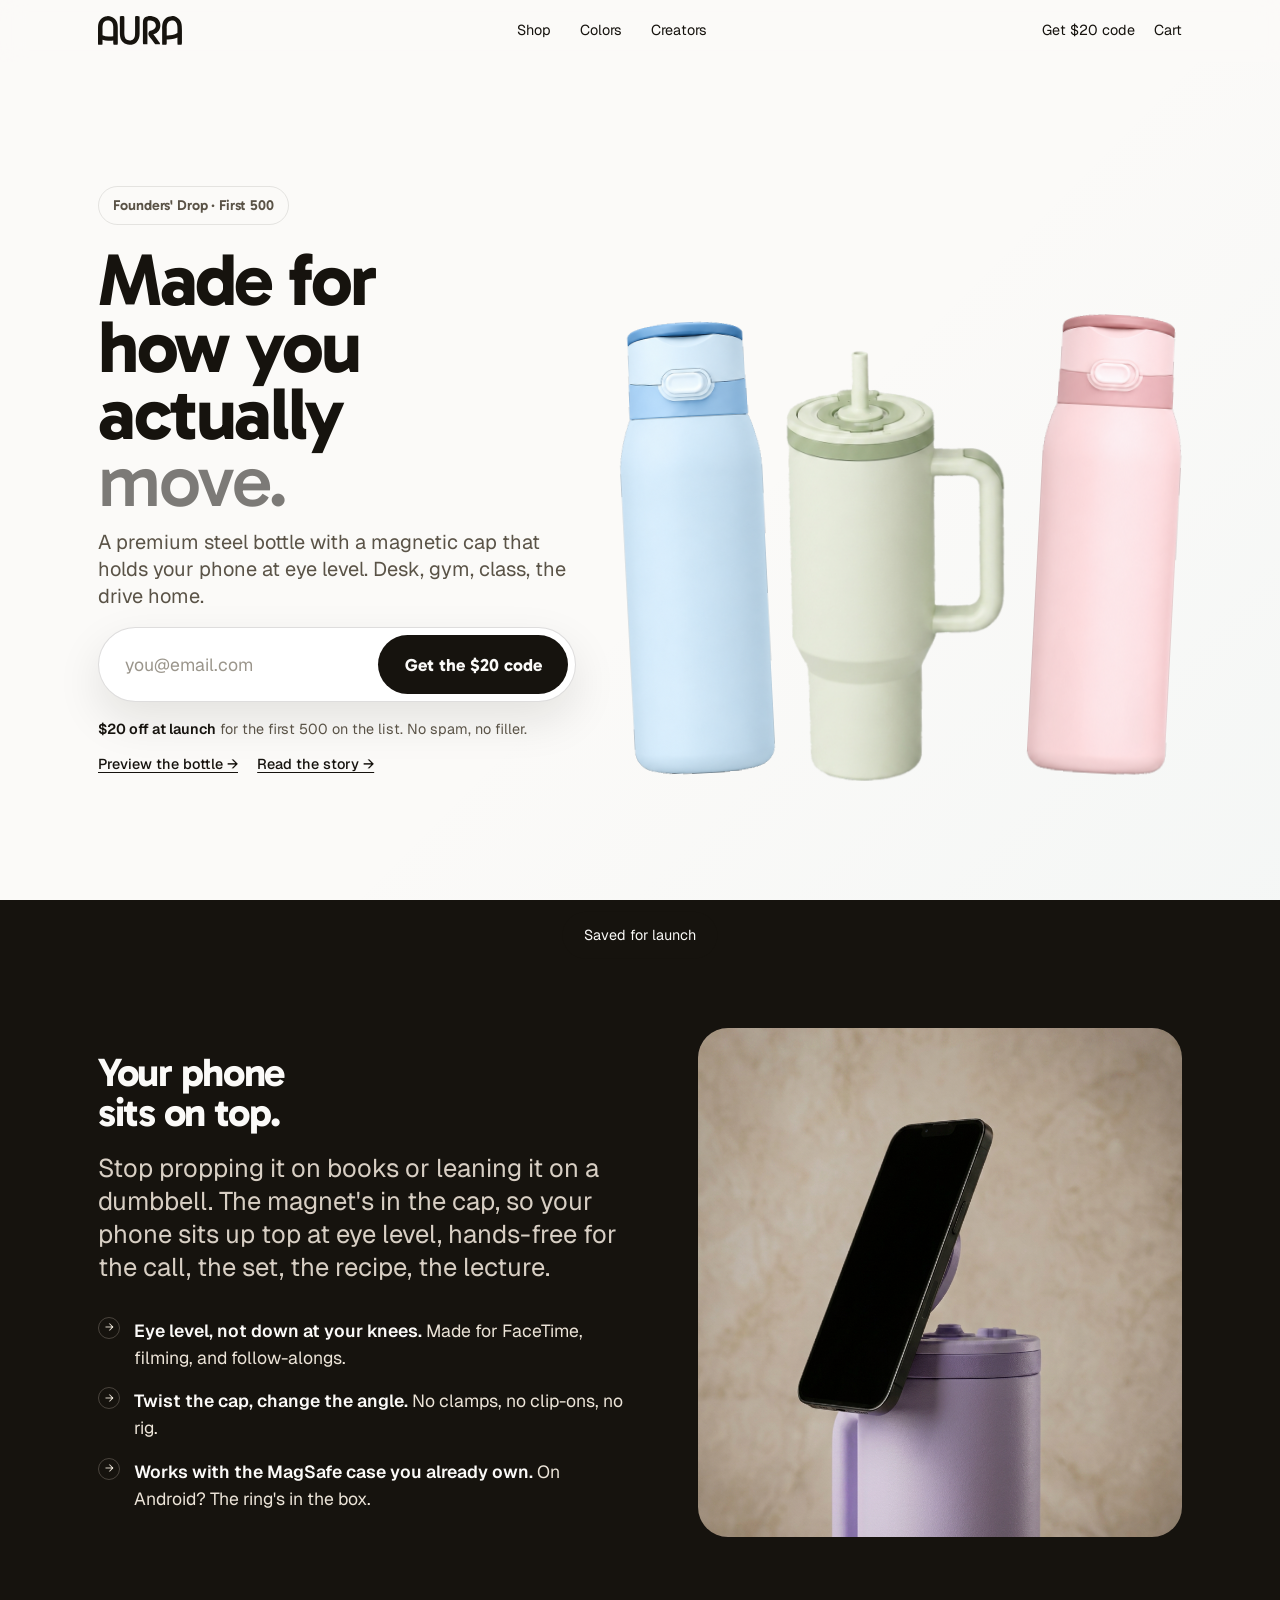
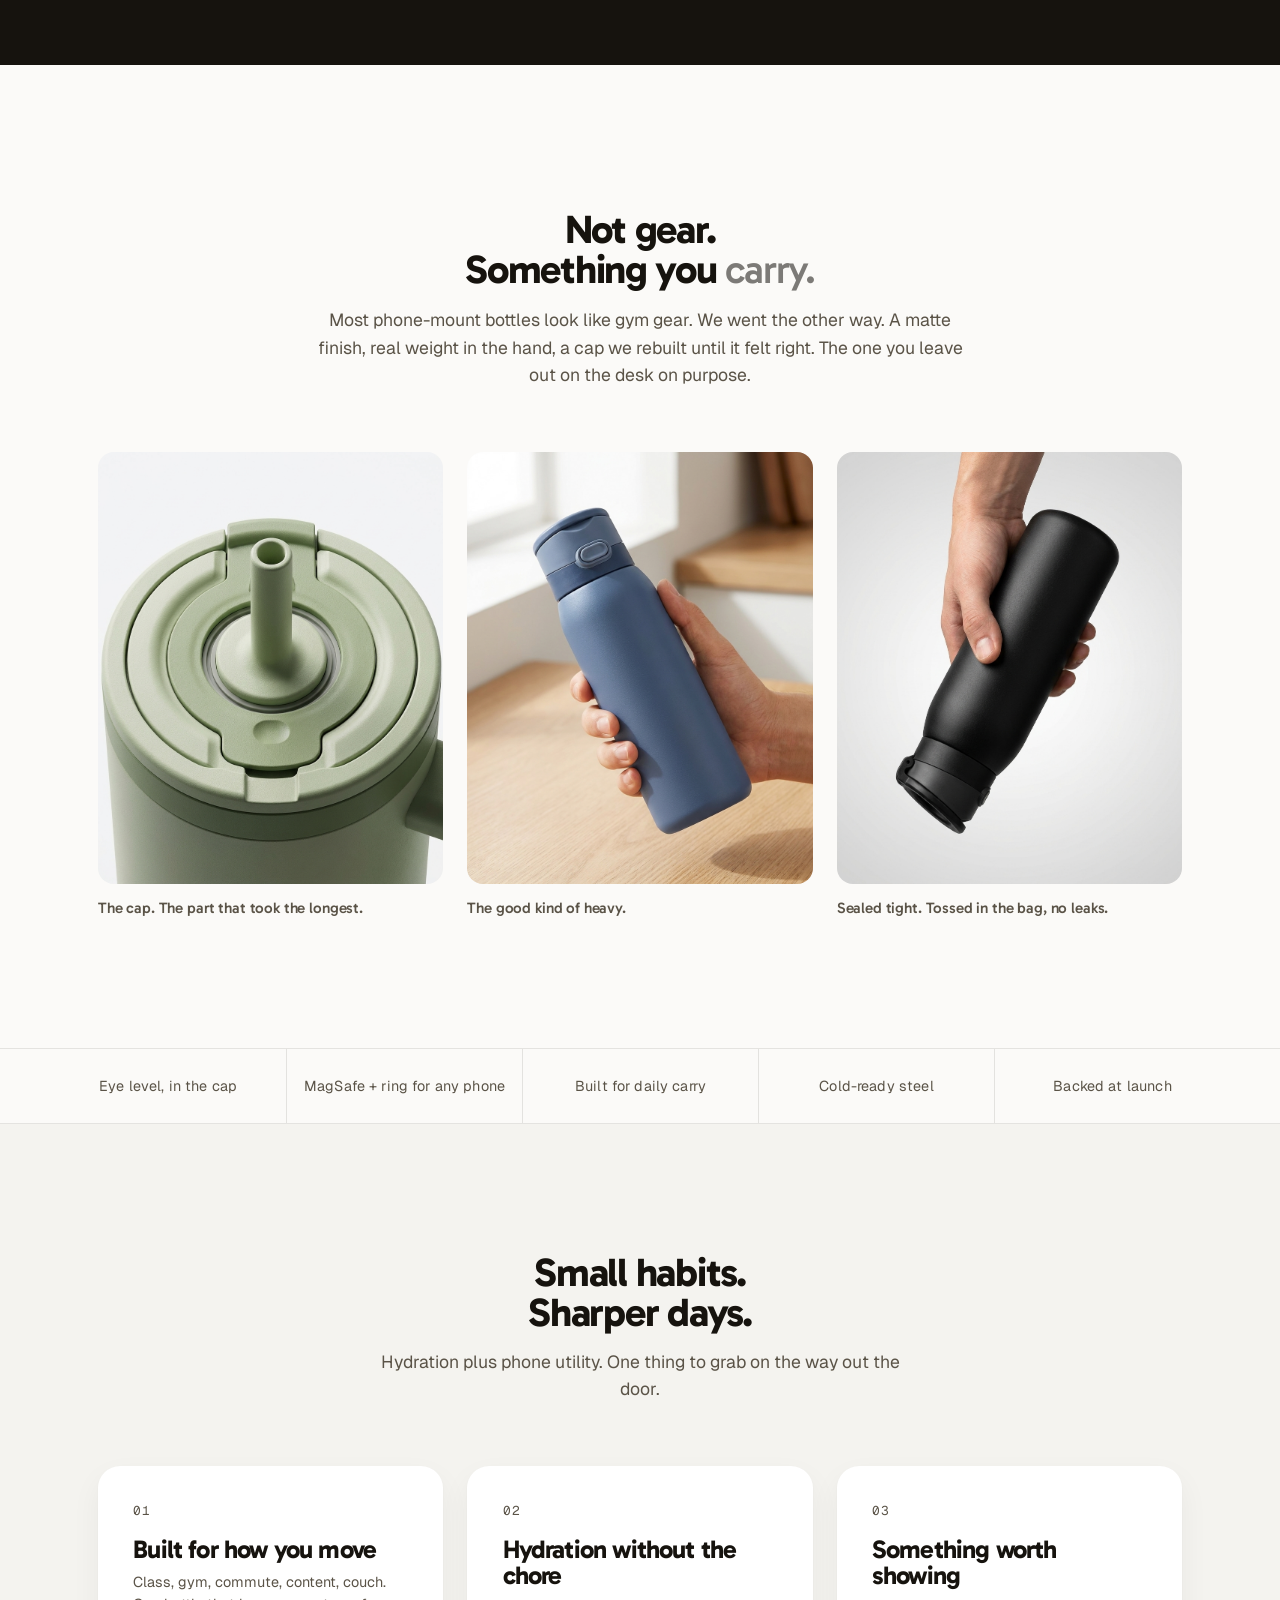
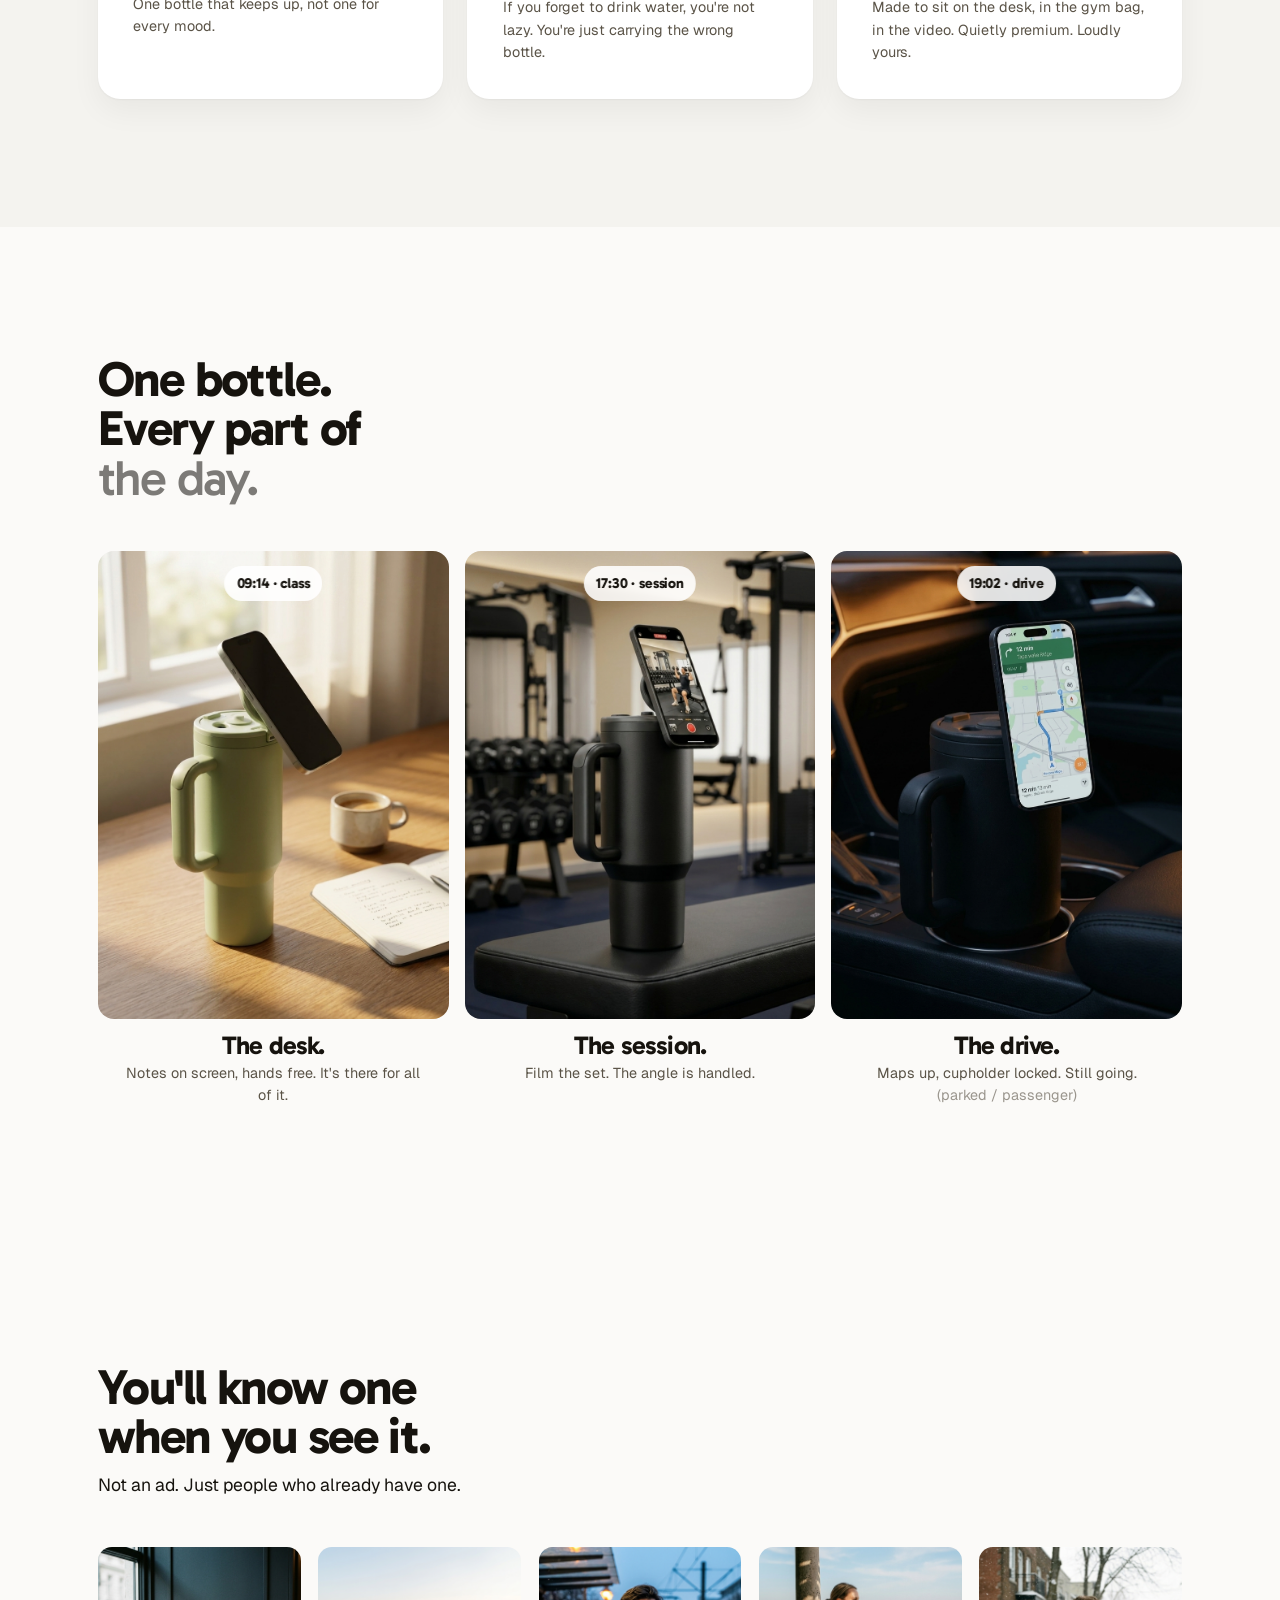
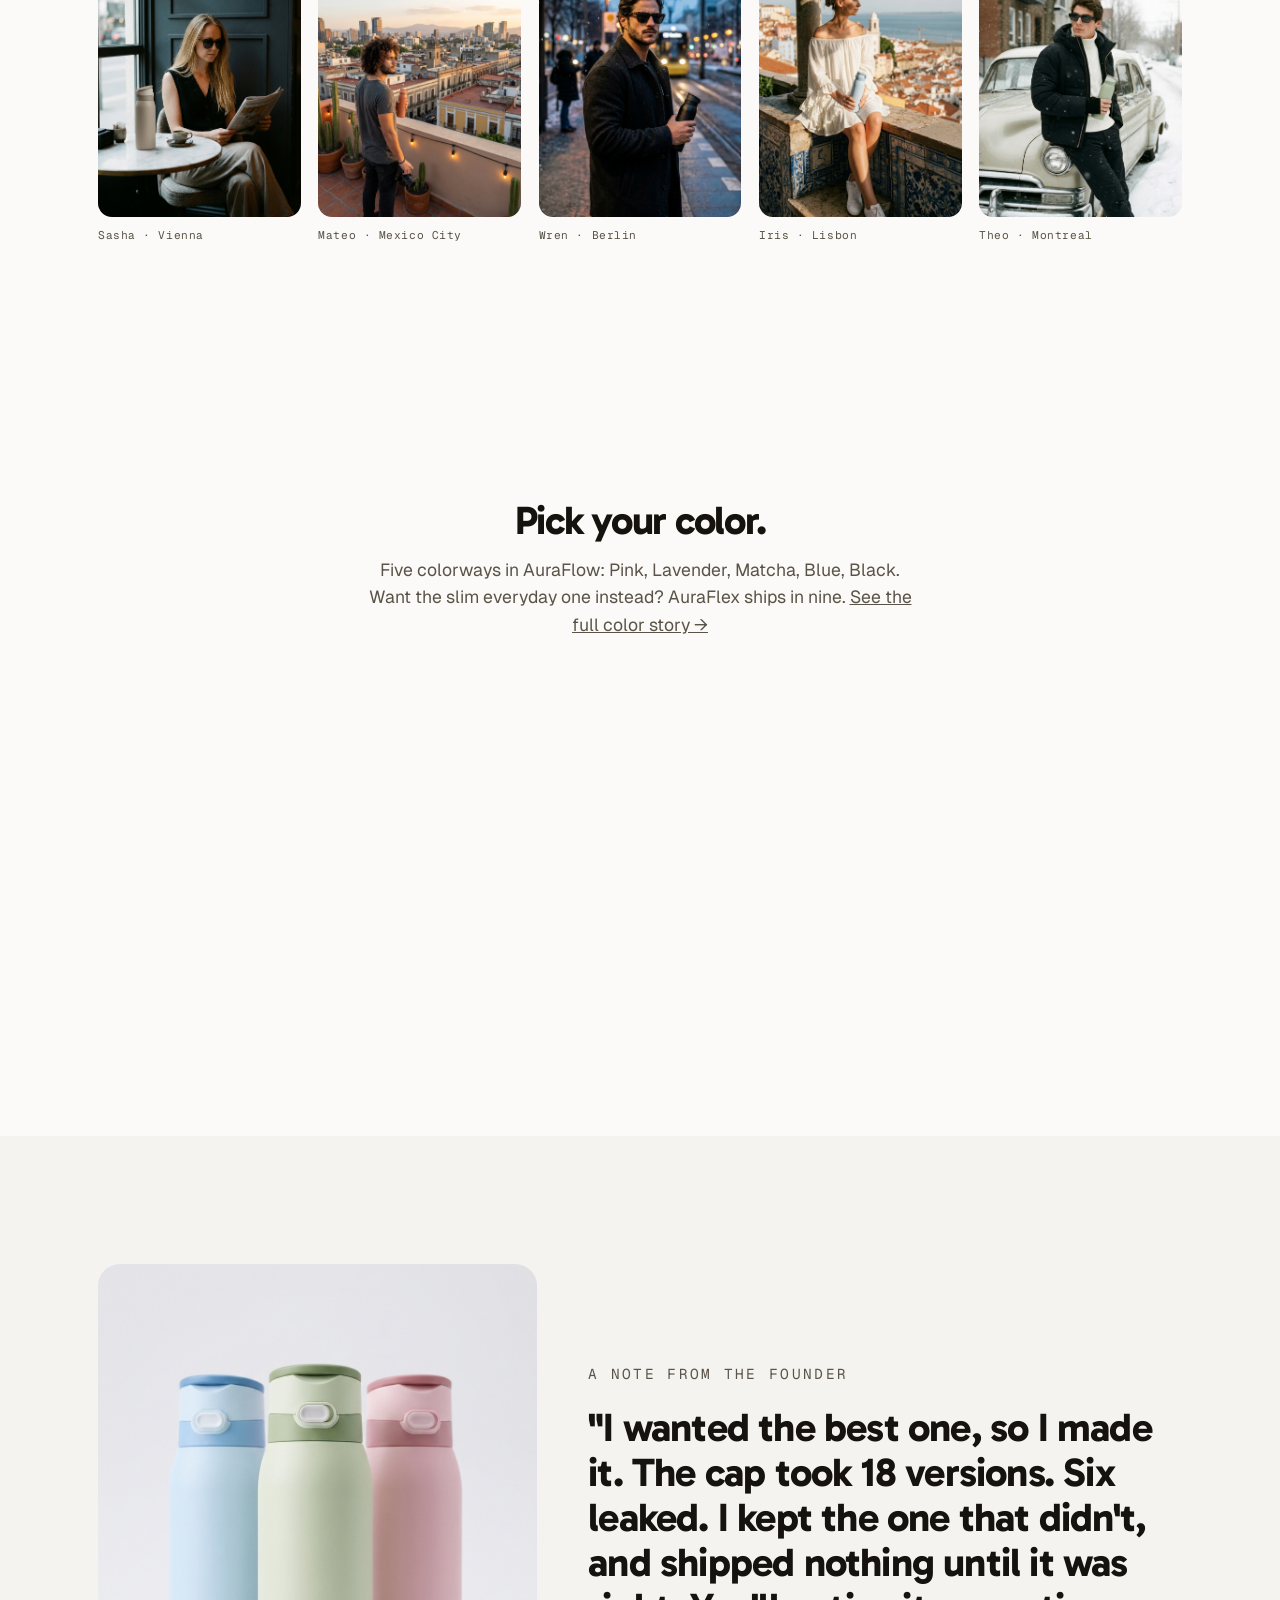
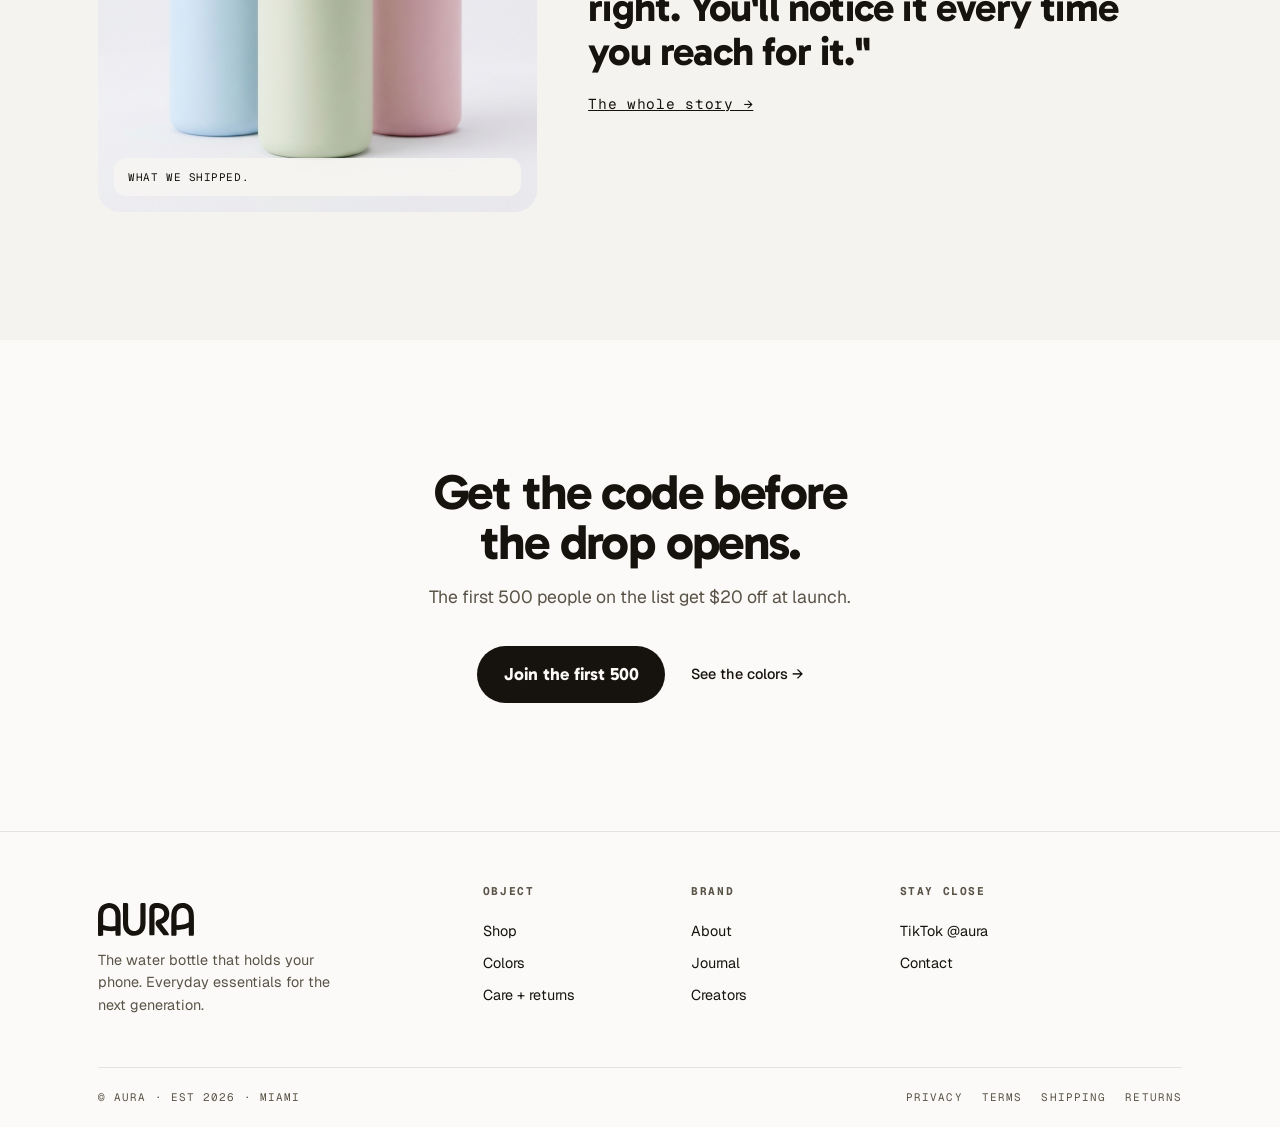
<file: index.html>
<!doctype html>
<html lang="en">
<head>
  <meta charset="utf-8" />
  <meta name="viewport" content="width=device-width, initial-scale=1, viewport-fit=cover" />
  <title>Aura · Made for how you actually move.</title>
  <meta name="description" content="The water bottle that holds your phone. MagSafe built into the cap, at eye level. Everyday essentials for the next generation. Miami, EST 2026." />
  <link rel="preconnect" href="https://fonts.googleapis.com" />
  <link rel="preconnect" href="https://fonts.gstatic.com" crossorigin />
  <link href="https://fonts.googleapis.com/css2?family=Gabarito:wght@400;500;600;700;800;900&family=Geist:wght@300;400;500;600&family=Geist+Mono:wght@400;500&display=swap" rel="stylesheet" />
  <link rel="stylesheet" href="assets/aura.css" />
</head>
<body>

<!-- ===== NAV ===== -->
<nav class="nav" id="nav">
  <div class="wrap nav-inner">
    <button class="nav-toggle" aria-label="Open menu"><svg viewBox="0 0 24 24" fill="none" stroke="currentColor" stroke-width="1.4"><path d="M3 6h18M3 12h18M3 18h18" stroke-linecap="round"/></svg></button>
    <a href="index.html" class="logo">Aura</a>
    <div class="nav-links">
      <a href="shop.html">Shop</a>
      <a href="colors.html">Colors</a>
      <a href="creators.html">Creators</a>
    </div>
    <div class="nav-utils">
      <a href="index.html#waitlist">Get $20 code</a>
      <a href="cart.html" aria-label="Cart">Cart <span class="cart-count" data-cart-count style="display:none">0</span></a>
    </div>
  </div>
</nav>
<div class="mobile-nav" id="mobileNav">
  <div class="mobile-nav-top"><a href="index.html" class="logo">Aura</a><button class="mobile-nav-close nav-toggle" aria-label="Close menu"><svg viewBox="0 0 24 24" fill="none" stroke="currentColor" stroke-width="1.4"><path d="M6 6l12 12M18 6L6 18" stroke-linecap="round"/></svg></button></div>
  <div class="mobile-nav-links"><a href="shop.html">Shop</a><a href="colors.html">Colors</a><a href="creators.html">Creators</a><a href="cart.html">Cart</a></div>
  <div class="mobile-nav-foot"><a href="index.html#waitlist">Get $20 code</a><a href="https://www.tiktok.com/@aura">TikTok @aura</a><a href="contact.html">Contact</a></div>
</div>

<!-- ===== HERO ===== -->
<header class="hero hero-drop">
  <div class="wrap hero-shell">
    <div class="hero-copy">
      <div class="drop-pill">Founders' Drop · First 500</div>
      <h1>Made for how you actually <em>move.</em></h1>
      <p class="lede">A premium steel bottle with a magnetic cap that holds your phone at eye level. Desk, gym, class, the drive home.</p>

      <div class="waitlist" id="waitlist">
        <form data-news-form method="post" action="/contact#contact_form">
          <input type="hidden" name="form_type" value="customer" />
          <input type="hidden" name="contact[tags]" value="waitlist, founders-drop, first-500" />
          <label class="sr-only" for="hero-email">Email address</label>
          <input id="hero-email" name="contact[email]" type="email" placeholder="you@email.com" autocomplete="email" required />
          <button class="btn" type="submit">Get the $20 code</button>
        </form>
        <div class="form-success" role="status">
          You're in. We'll send the $20 founders' code when the first drop opens.
        </div>
        <p class="offer"><strong>$20 off at launch</strong> for the first 500 on the list. No spam, no filler.</p>
      </div>

      <div class="hero-links">
        <a href="shop.html" class="text-link">Preview the bottle →</a>
        <a href="about.html" class="text-link">Read the story →</a>
      </div>
    </div>

    <div class="hero-art" aria-label="AuraFlex and AuraFlow bottle preview" data-hero-bottle-scene>
      <div class="hero-product-scene">
        <img class="hero-bottle hero-bottle-flex hero-bottle-flex-blue" src="assets/img/hero/auraflex-blue-hero.png" alt="Blue AuraFlex slim bottle" data-depth="0.7" />
        <img class="hero-bottle hero-bottle-flow hero-bottle-flow-matcha" src="assets/img/hero/auraflow-matcha-hero.png" alt="Matcha AuraFlow bottle with handle" data-depth="0.9" />
        <img class="hero-bottle hero-bottle-flex hero-bottle-flex-pink" src="assets/img/hero/auraflex-pink-hero.png" alt="Pink AuraFlex slim bottle" data-depth="0.55" />
      </div>
    </div>
  </div>
</header>

<!-- ===== MAGSAFE ===== -->
<section class="mag">
  <div class="wrap mag-grid">
    <div>
      <h2>Your phone<br>sits on top.</h2>
      <p class="lede">Stop propping it on books or leaning it on a dumbbell. The magnet's in the cap, so your phone sits up top at eye level, hands-free for the call, the set, the recipe, the lecture.</p>
      <ul>
        <li><span class="m">→</span><span><strong>Eye level, not down at your knees.</strong> Made for FaceTime, filming, and follow-alongs.</span></li>
        <li><span class="m">→</span><span><strong>Twist the cap, change the angle.</strong> No clamps, no clip-ons, no rig.</span></li>
        <li><span class="m">→</span><span><strong>Works with the MagSafe case you already own.</strong> On Android? The ring's in the box.</span></li>
      </ul>
    </div>
    <img class="mag-photo reveal" src="assets/img/main-home.png" alt="An iPhone snapped to the magnetic cap of an Aura bottle, at eye level" />
  </div>
</section>

<!-- ===== THE OBJECT ===== -->
<section class="object">
  <div class="wrap">
    <h2>Not gear.<br>Something you <em>carry.</em></h2>
    <p class="obj-body">Most phone-mount bottles look like gym gear. We went the other way. A matte finish, real weight in the hand, a cap we rebuilt until it felt right. The one you leave out on the desk on purpose.</p>
    <div class="object-row">
      <figure class="reveal"><img src="assets/img/cap.png" alt="The Aura cap detail"><figcaption>The cap. The part that took the longest.</figcaption></figure>
      <figure class="reveal"><img src="assets/img/weight.png" alt="The Aura bottle weighed in the hand"><figcaption>The good kind of heavy.</figcaption></figure>
      <figure class="reveal"><img src="assets/img/anti-leak.png" alt="The Aura seal detail, leakproof"><figcaption>Sealed tight. Tossed in the bag, no leaks.</figcaption></figure>
    </div>
  </div>
</section>

<!-- ===== PROOF BAR ===== -->
<!-- VERIFY before launch: cold-retention hours, leakproof rating, lifetime warranty terms -->
<section class="proofbar">
  <ul class="wrap" style="padding-inline:0">
    <li><span class="ic">⌁</span>Eye level, in the cap</li>
    <li><span class="ic">⌖</span>MagSafe + ring for any phone</li>
    <li><span class="ic">◴</span>Built for daily carry</li>
    <li><span class="ic">❄</span>Cold-ready steel</li>
    <li><span class="ic">∞</span>Backed at launch</li>
  </ul>
</section>

<!-- ===== WHY ===== -->
<section class="why">
  <div class="wrap">
    <h2>Small habits.<br>Sharper days.</h2>
    <p class="lede">Hydration plus phone utility. One thing to grab on the way out the door.</p>
    <div class="cards">
      <div class="card reveal"><div class="num">01</div><h3>Built for how you move</h3><p>Class, gym, commute, content, couch. One bottle that keeps up, not one for every mood.</p></div>
      <div class="card reveal"><div class="num">02</div><h3>Hydration without the chore</h3><p>If you forget to drink water, you're not lazy. You're just carrying the wrong bottle.</p></div>
      <div class="card reveal"><div class="num">03</div><h3>Something worth showing</h3><p>Made to sit on the desk, in the gym bag, in the video. Quietly premium. Loudly yours.</p></div>
    </div>
  </div>
</section>

<!-- ===== FLOW / LIFESTYLE ===== -->
<section class="flow">
  <div class="wrap">
    <h2>One bottle.<br>Every part of <em>the day.</em></h2>
    <div class="flow-grid">
      <div class="flow-card reveal"><div class="scene"><span class="tape tag">09:14 · class</span><img class="ph-img" src="assets/img/desk.png" alt="Aura holding a phone on a desk in morning light, coffee and notebook"></div><h3>The desk.</h3><p>Notes on screen, hands free. It's there for all of it.</p></div>
      <div class="flow-card reveal"><div class="scene"><span class="tape tag">17:30 · session</span><img class="ph-img" src="assets/img/gym.png" alt="Aura on a gym bench filming a set"></div><h3>The session.</h3><p>Film the set. The angle is handled.</p></div>
      <div class="flow-card reveal"><div class="scene"><span class="tape tag">19:02 · drive</span><img class="ph-img" src="assets/img/car.png" alt="Aura in a car cupholder showing maps"></div><h3>The drive.</h3><p>Maps up, cupholder locked. Still going. <span style="opacity:.6">(parked / passenger)</span></p></div>
    </div>
  </div>
</section>

<!-- ===== COMMUNITY ===== -->
<section class="people-strip">
  <div class="wrap">
    <h2>You'll know one<br>when you see it.</h2>
    <p class="lede" style="margin-top:0.6rem">Not an ad. Just people who already have one.</p>
    <div class="people-row">
      <figure class="reveal"><img src="assets/img/p-vienna.png" alt="Sasha in Vienna with an Aura bottle"><figcaption>Sasha · Vienna</figcaption></figure>
      <figure class="reveal"><img src="assets/img/p-mexico.png" alt="Mateo in Mexico City with an Aura bottle"><figcaption>Mateo · Mexico City</figcaption></figure>
      <figure class="reveal"><img src="assets/img/p-berlin.png" alt="Wren in Berlin with an Aura bottle"><figcaption>Wren · Berlin</figcaption></figure>
      <figure class="reveal"><img src="assets/img/p-lisboa.png" alt="Iris in Lisbon with an Aura bottle"><figcaption>Iris · Lisbon</figcaption></figure>
      <figure class="reveal"><img src="assets/img/p-montreal.png" alt="Theo in Montreal with an Aura bottle"><figcaption>Theo · Montreal</figcaption></figure>
    </div>
  </div>
</section>

<!-- ===== COLOR STORY ===== -->
<section class="colors" id="colors">
  <div class="wrap">
    <h2>Pick your color.</h2>
    <p class="lede">Five colorways in AuraFlow: Pink, Lavender, Matcha, Blue, Black. Want the slim everyday one instead? AuraFlex ships in nine. <a href="colors.html" style="text-decoration:underline">See the full color story →</a></p>
    <div class="color-grid">
      <div class="cw reveal"><div class="chip"><img src="assets/img/products/auraflow-pink.png" alt="AuraFlow in Pink"></div><div class="name">Pink</div></div>
      <div class="cw reveal"><div class="chip"><img src="assets/img/products/auraflow-lavender.png" alt="AuraFlow in Lavender"></div><div class="name">Lavender</div></div>
      <div class="cw reveal"><div class="chip"><img src="assets/img/products/auraflow-matcha.png" alt="AuraFlow in Matcha"></div><div class="name">Matcha</div></div>
      <div class="cw reveal"><div class="chip"><img src="assets/img/products/auraflow-blue.png" alt="AuraFlow in Blue"></div><div class="name">Blue</div></div>
      <div class="cw reveal"><div class="chip"><img src="assets/img/products/auraflow-black.png" alt="AuraFlow in Black"></div><div class="name">Black</div></div>
    </div>
  </div>
</section>

<!-- ===== FOUNDER ===== -->
<section class="founder" id="founder">
  <div class="wrap founder-grid">
    <figure class="founder-photo build-photo">
      <img src="assets/img/three.png" alt="Three finished Aura bottles in blue, matcha, and pink" />
      <figcaption>What we shipped.</figcaption>
    </figure>
    <div class="founder-copy">
      <span class="eyebrow">A note from the founder</span>
      <blockquote>"I wanted the best one, so I made it. The cap took 18 versions. Six leaked. I kept the one that didn't, and shipped nothing until it was right. You'll notice it every time you reach for it."</blockquote>
      <a class="founder-link" href="about.html">The whole story →</a>
    </div>
  </div>
</section>

<!-- ===== FINAL CTA ===== -->
<section class="final">
  <div class="wrap">
    <h2>Get the code before the drop opens.</h2>
    <p>The first 500 people on the list get $20 off at launch.</p>
    <div class="cta-row">
      <a href="#waitlist" class="btn">Join the first 500</a>
      <a href="colors.html" class="text-link">See the colors →</a>
    </div>
  </div>
</section>

<!-- ===== FOOTER ===== -->
<footer>
  <div class="wrap">
    <div class="foot-grid">
      <div>
        <a href="index.html" class="logo">Aura</a>
        <p class="note">The water bottle that holds your phone. Everyday essentials for the next generation.</p>
      </div>
      <div class="foot-col"><h4>Object</h4><a href="shop.html">Shop</a><a href="colors.html">Colors</a><a href="returns.html">Care + returns</a></div>
      <div class="foot-col"><h4>Brand</h4><a href="about.html">About</a><a href="journal.html">Journal</a><a href="creators.html">Creators</a></div>
      <div class="foot-col"><h4>Stay close</h4><a href="https://www.tiktok.com/@aura">TikTok @aura</a><a href="contact.html">Contact</a></div>
    </div>
    <div class="foot-bottom"><span>© Aura · EST 2026 · Miami</span><span class="links"><a href="privacy.html">Privacy</a><a href="terms.html">Terms</a><a href="shipping.html">Shipping</a><a href="returns.html">Returns</a></span></div>
  </div>
</footer>

<div class="toast" id="toast">Saved for launch</div>
<script src="assets/aura.js"></script>
</body>
</html>
</file>
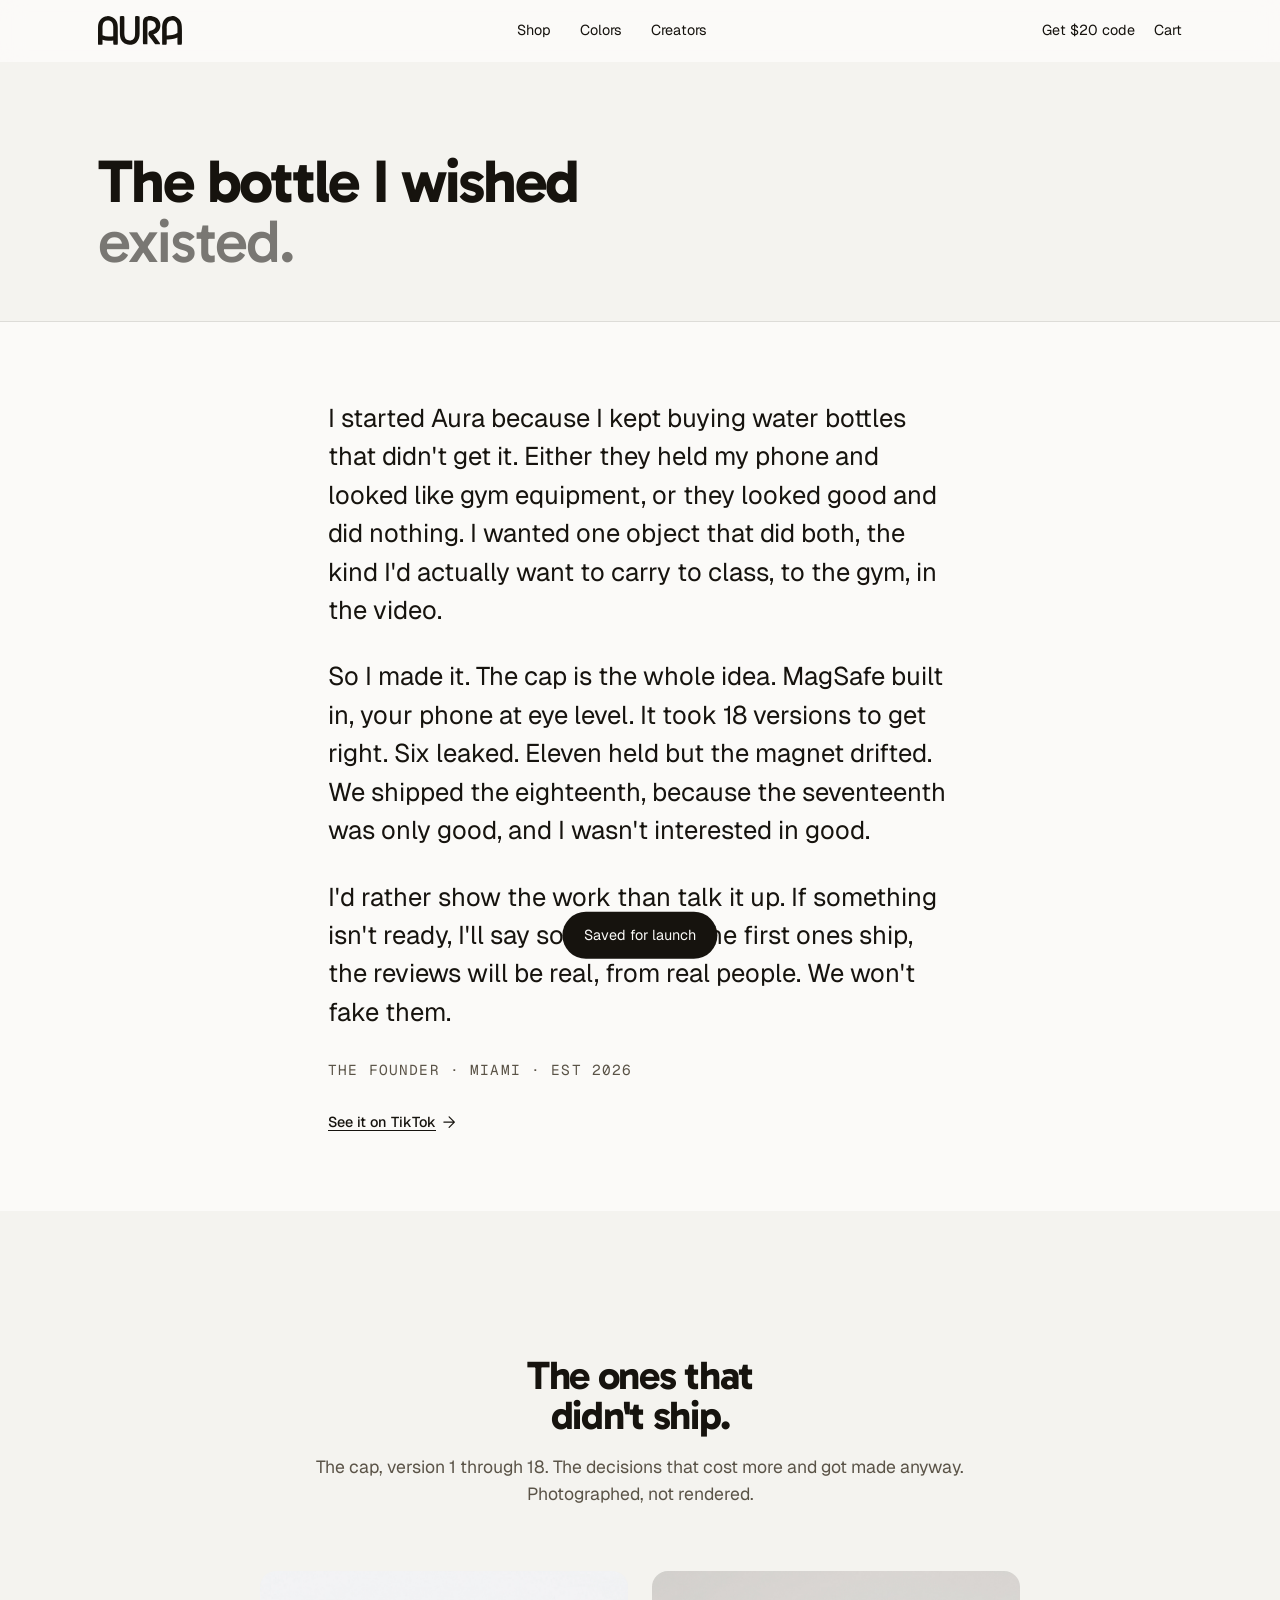
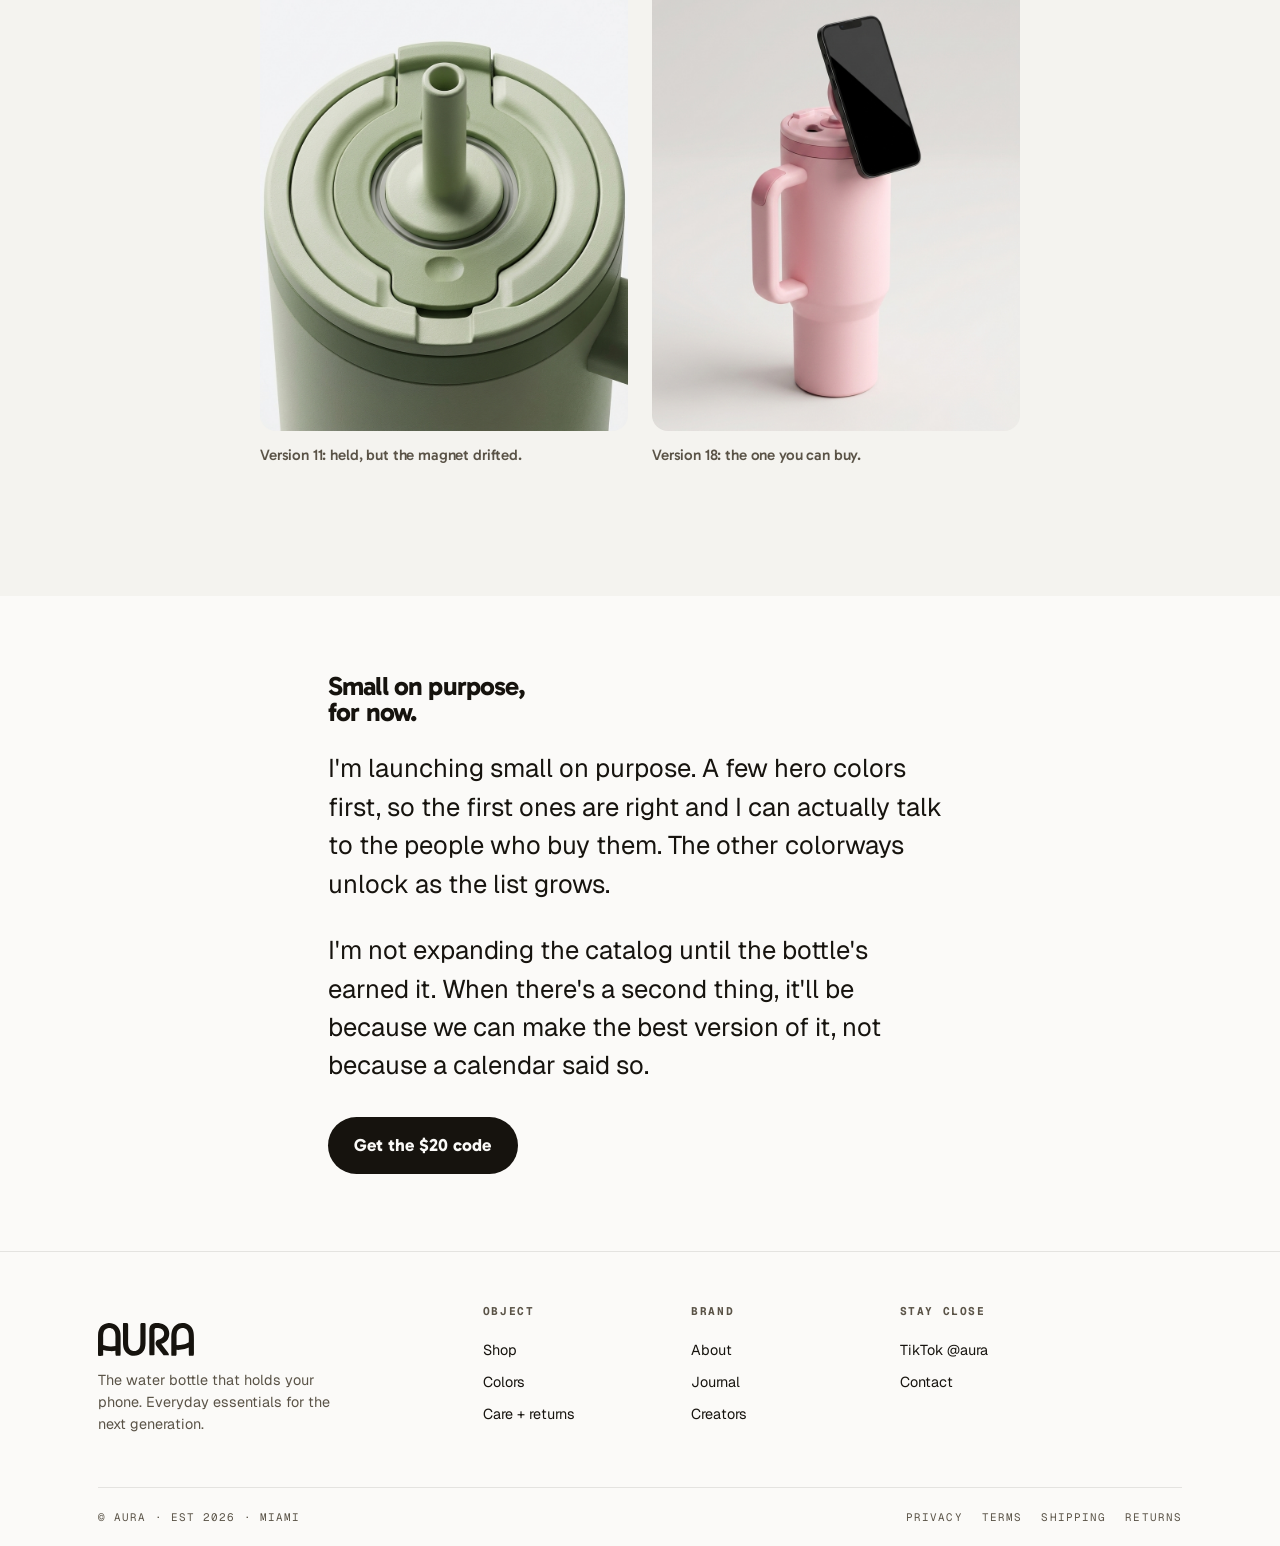
<file: about.html>
<!doctype html>
<html lang="en">
<head>
  <meta charset="utf-8" />
  <meta name="viewport" content="width=device-width, initial-scale=1, viewport-fit=cover" />
  <title>Aura · The bottle I wished existed.</title>
  <meta name="description" content="Built in Miami. The cap took 18 versions before one held. The story of how Aura got made, and why it's the one you'll keep." />
  <link rel="preconnect" href="https://fonts.googleapis.com" />
  <link rel="preconnect" href="https://fonts.gstatic.com" crossorigin />
  <link href="https://fonts.googleapis.com/css2?family=Gabarito:wght@400;500;600;700;800;900&family=Geist:wght@300;400;500;600&family=Geist+Mono:wght@400;500&display=swap" rel="stylesheet" />
  <link rel="stylesheet" href="assets/aura.css" />
</head>
<body>

<!-- ===== NAV ===== -->
<nav class="nav" id="nav">
  <div class="wrap nav-inner">
    <button class="nav-toggle" aria-label="Open menu"><svg viewBox="0 0 24 24" fill="none" stroke="currentColor" stroke-width="1.4"><path d="M3 6h18M3 12h18M3 18h18" stroke-linecap="round"/></svg></button>
    <a href="index.html" class="logo">Aura</a>
    <div class="nav-links">
      <a href="shop.html">Shop</a>
      <a href="colors.html">Colors</a>
      <a href="creators.html">Creators</a>
    </div>
    <div class="nav-utils">
      <a href="index.html#waitlist">Get $20 code</a>
      <a href="cart.html" aria-label="Cart">Cart <span class="cart-count" data-cart-count style="display:none">0</span></a>
    </div>
  </div>
</nav>
<div class="mobile-nav" id="mobileNav">
  <div class="mobile-nav-top"><a href="index.html" class="logo">Aura</a><button class="mobile-nav-close nav-toggle" aria-label="Close menu"><svg viewBox="0 0 24 24" fill="none" stroke="currentColor" stroke-width="1.4"><path d="M6 6l12 12M18 6L6 18" stroke-linecap="round"/></svg></button></div>
  <div class="mobile-nav-links"><a href="shop.html">Shop</a><a href="colors.html">Colors</a><a href="creators.html">Creators</a><a href="cart.html">Cart</a></div>
  <div class="mobile-nav-foot"><a href="index.html#waitlist">Get $20 code</a><a href="https://www.tiktok.com/@aura">TikTok @aura</a><a href="contact.html">Contact</a></div>
</div>

<!-- ===== HERO ===== -->
<header class="about-hero">
  <div class="wrap">
    <h1>The bottle I wished<br><em>existed.</em></h1>
  </div>
</header>

<!-- ===== THE LETTER ===== -->
<section style="padding-block:clamp(3rem,6vw,5.5rem)">
  <div class="wrap letter reveal">
    <p>I started Aura because I kept buying water bottles that didn't get it. Either they held my phone and looked like gym equipment, or they looked good and did nothing. I wanted one object that did both, the kind I'd actually want to carry to class, to the gym, in the video.</p>
    <p>So I made it. The cap is the whole idea. MagSafe built in, your phone at eye level. It took 18 versions to get right. Six leaked. Eleven held but the magnet drifted. We shipped the eighteenth, because the seventeenth was only good, and I wasn't interested in good.</p>
    <p>I'd rather show the work than talk it up. If something isn't ready, I'll say so. And when the first ones ship, the reviews will be real, from real people. We won't fake them.</p>
    <div class="sig">the founder · Miami · est 2026</div>
    <div style="margin-top:1.6rem"><a class="text-link" href="https://www.tiktok.com/@aura">See it on TikTok <svg class="arr" viewBox="0 0 14 14" fill="none"><path d="M1 7H13M13 7L7 1M13 7L7 13" stroke="currentColor" stroke-width="1.4" stroke-linecap="round" stroke-linejoin="round"/></svg></a></div>
  </div>
</section>

<!-- ===== THE ONES THAT DIDN'T SHIP ===== -->
<section class="object" style="background:var(--cream-2)">
  <div class="wrap">
    <h2>The ones that<br>didn't ship.</h2>
    <p class="obj-body">The cap, version 1 through 18. The decisions that cost more and got made anyway. Photographed, not rendered.</p>
    <div class="object-row" style="grid-template-columns:repeat(2,1fr);max-width:760px;margin-inline:auto">
      <figure class="reveal"><img src="assets/img/cap.png" alt="The finished Aura cap, close up"><figcaption>Version 11: held, but the magnet drifted.</figcaption></figure>
      <figure class="reveal"><img src="assets/img/magsafe.png" alt="A phone snapped to the finished Aura MagSafe cap"><figcaption>Version 18: the one you can buy.</figcaption></figure>
    </div>
  </div>
</section>

<!-- ===== WHAT'S NEXT ===== -->
<section style="padding-block:clamp(3rem,6vw,5.5rem)">
  <div class="wrap wrap-narrow letter reveal">
    <h2 style="margin:0 0 1.5rem">Small on purpose,<br>for now.</h2>
    <p>I'm launching small on purpose. A few hero colors first, so the first ones are right and I can actually talk to the people who buy them. The other colorways unlock as the list grows.</p>
    <p>I'm not expanding the catalog until the bottle's earned it. When there's a second thing, it'll be because we can make the best version of it, not because a calendar said so.</p>
    <div style="margin-top:2rem"><a class="btn" href="index.html#waitlist">Get the $20 code</a></div>
  </div>
</section>

<!-- ===== FOOTER ===== -->
<footer>
  <div class="wrap">
    <div class="foot-grid">
      <div>
        <a href="index.html" class="logo">Aura</a>
        <p class="note">The water bottle that holds your phone. Everyday essentials for the next generation.</p>
      </div>
      <div class="foot-col"><h4>Object</h4><a href="shop.html">Shop</a><a href="colors.html">Colors</a><a href="returns.html">Care + returns</a></div>
      <div class="foot-col"><h4>Brand</h4><a href="about.html">About</a><a href="journal.html">Journal</a><a href="creators.html">Creators</a></div>
      <div class="foot-col"><h4>Stay close</h4><a href="https://www.tiktok.com/@aura">TikTok @aura</a><a href="contact.html">Contact</a></div>
    </div>
    <div class="foot-bottom"><span>© Aura · EST 2026 · Miami</span><span class="links"><a href="privacy.html">Privacy</a><a href="terms.html">Terms</a><a href="shipping.html">Shipping</a><a href="returns.html">Returns</a></span></div>
  </div>
</footer>

<div class="toast" id="toast">Saved for launch</div>
<script src="assets/aura.js"></script>
</body>
</html>
</file>
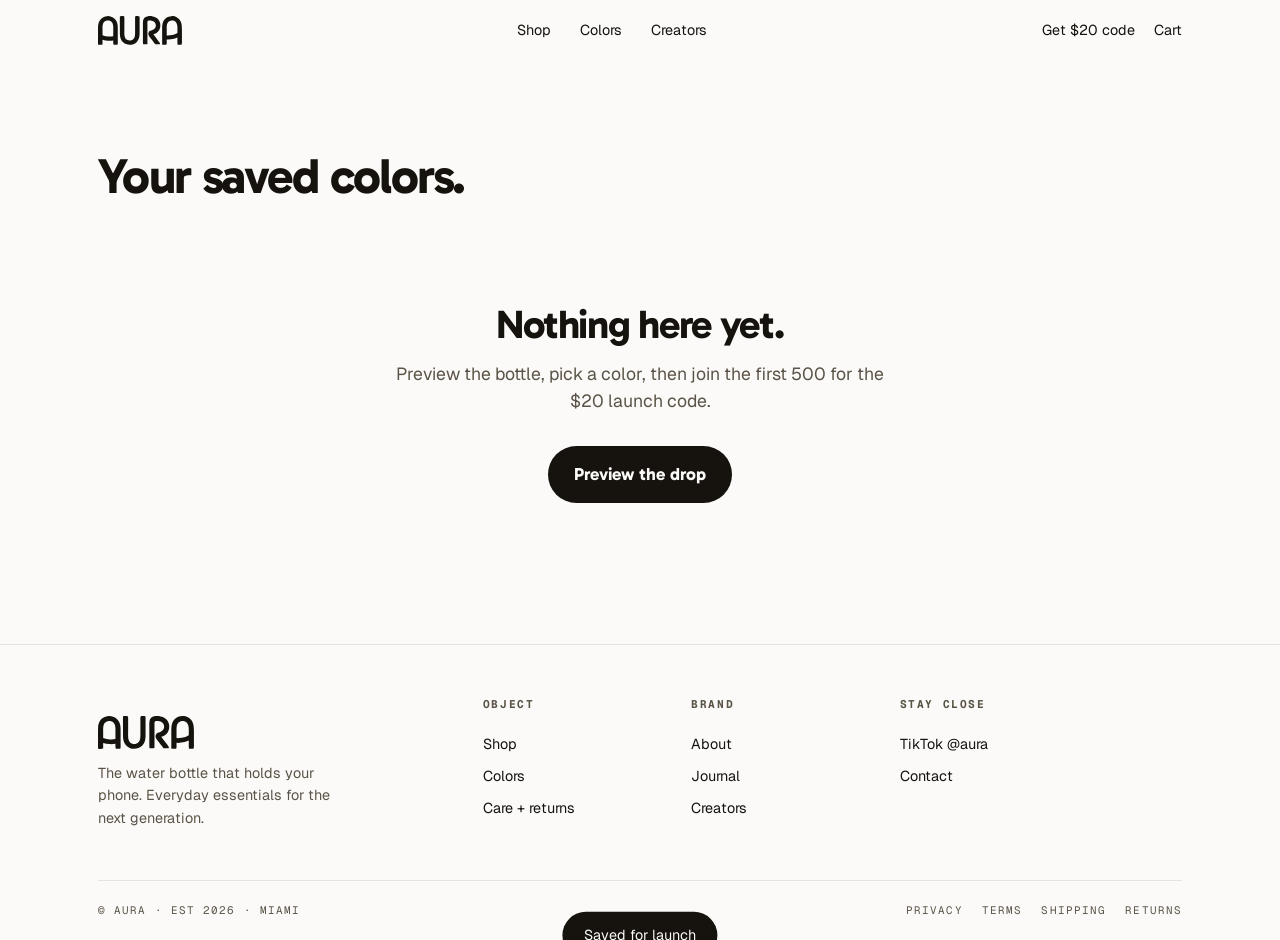
<file: cart.html>
<!doctype html>
<html lang="en">
<head>
  <meta charset="utf-8" />
  <meta name="viewport" content="width=device-width, initial-scale=1, viewport-fit=cover" />
  <title>Aura · Cart</title>
  <meta name="description" content="Your cart. Every order ships with a free MagSafe ring and a surprise sticker pack." />
  <link rel="preconnect" href="https://fonts.googleapis.com" />
  <link rel="preconnect" href="https://fonts.gstatic.com" crossorigin />
  <link href="https://fonts.googleapis.com/css2?family=Gabarito:wght@400;500;600;700;800;900&family=Geist:wght@300;400;500;600&family=Geist+Mono:wght@400;500&display=swap" rel="stylesheet" />
  <link rel="stylesheet" href="assets/aura.css" />
</head>
<body>

<!-- ===== NAV ===== -->
<nav class="nav" id="nav">
  <div class="wrap nav-inner">
    <button class="nav-toggle" aria-label="Open menu"><svg viewBox="0 0 24 24" fill="none" stroke="currentColor" stroke-width="1.4"><path d="M3 6h18M3 12h18M3 18h18" stroke-linecap="round"/></svg></button>
    <a href="index.html" class="logo">Aura</a>
    <div class="nav-links">
      <a href="shop.html">Shop</a>
      <a href="colors.html">Colors</a>
      <a href="creators.html">Creators</a>
    </div>
    <div class="nav-utils">
      <a href="index.html#waitlist">Get $20 code</a>
      <a href="cart.html" aria-current="page" aria-label="Cart">Cart <span class="cart-count" data-cart-count style="display:none">0</span></a>
    </div>
  </div>
</nav>
<div class="mobile-nav" id="mobileNav">
  <div class="mobile-nav-top"><a href="index.html" class="logo">Aura</a><button class="mobile-nav-close nav-toggle" aria-label="Close menu"><svg viewBox="0 0 24 24" fill="none" stroke="currentColor" stroke-width="1.4"><path d="M6 6l12 12M18 6L6 18" stroke-linecap="round"/></svg></button></div>
  <div class="mobile-nav-links"><a href="shop.html">Shop</a><a href="colors.html">Colors</a><a href="creators.html">Creators</a><a href="cart.html">Cart</a></div>
  <div class="mobile-nav-foot"><a href="index.html#waitlist">Get $20 code</a><a href="https://www.tiktok.com/@aura">TikTok @aura</a><a href="contact.html">Contact</a></div>
</div>

<section class="page-head" data-cart-page>
  <div class="wrap">
    <h1>Your saved colors.</h1>

    <!-- empty state -->
    <div class="cart-empty" data-cart-empty style="display:none">
      <h2>Nothing here yet.</h2>
      <p>Preview the bottle, pick a color, then join the first 500 for the $20 launch code.</p>
      <a class="btn" href="shop.html">Preview the drop</a>
    </div>

    <!-- full state -->
    <div class="cart-grid" data-cart-full>
      <div data-cart-lines><!-- lines injected by aura.js --></div>

      <aside class="cart-summary">
        <div class="cart-summary-row"><span>Subtotal</span><span data-subtotal>$0.00</span></div>
        <div class="cart-summary-row"><span>Shipping</span><span data-shipping>Free</span></div>
        <div class="cart-summary-total"><span>Estimated total</span><span data-total>$0.00</span></div>
        <a class="btn btn-block" href="index.html#waitlist" style="margin-top:1rem">Get the $20 code</a>
        <p class="cart-assure">First 500 only · code sent at launch · checkout will run through Shopify</p>

        <div class="cart-upsell">
          <div class="cart-upsell-item">
            <span>A surprise sticker pack, blind-box mystery</span>
          </div>
        </div>
      </aside>
    </div>
  </div>
</section>

<!-- ===== FOOTER ===== -->
<footer>
  <div class="wrap">
    <div class="foot-grid">
      <div>
        <a href="index.html" class="logo">Aura</a>
        <p class="note">The water bottle that holds your phone. Everyday essentials for the next generation.</p>
      </div>
      <div class="foot-col"><h4>Object</h4><a href="shop.html">Shop</a><a href="colors.html">Colors</a><a href="returns.html">Care + returns</a></div>
      <div class="foot-col"><h4>Brand</h4><a href="about.html">About</a><a href="journal.html">Journal</a><a href="creators.html">Creators</a></div>
      <div class="foot-col"><h4>Stay close</h4><a href="https://www.tiktok.com/@aura">TikTok @aura</a><a href="contact.html">Contact</a></div>
    </div>
    <div class="foot-bottom"><span>© Aura · EST 2026 · Miami</span><span class="links"><a href="privacy.html">Privacy</a><a href="terms.html">Terms</a><a href="shipping.html">Shipping</a><a href="returns.html">Returns</a></span></div>
  </div>
</footer>

<div class="toast" id="toast">Saved for launch</div>
<script src="assets/aura.js"></script>
</body>
</html>
</file>
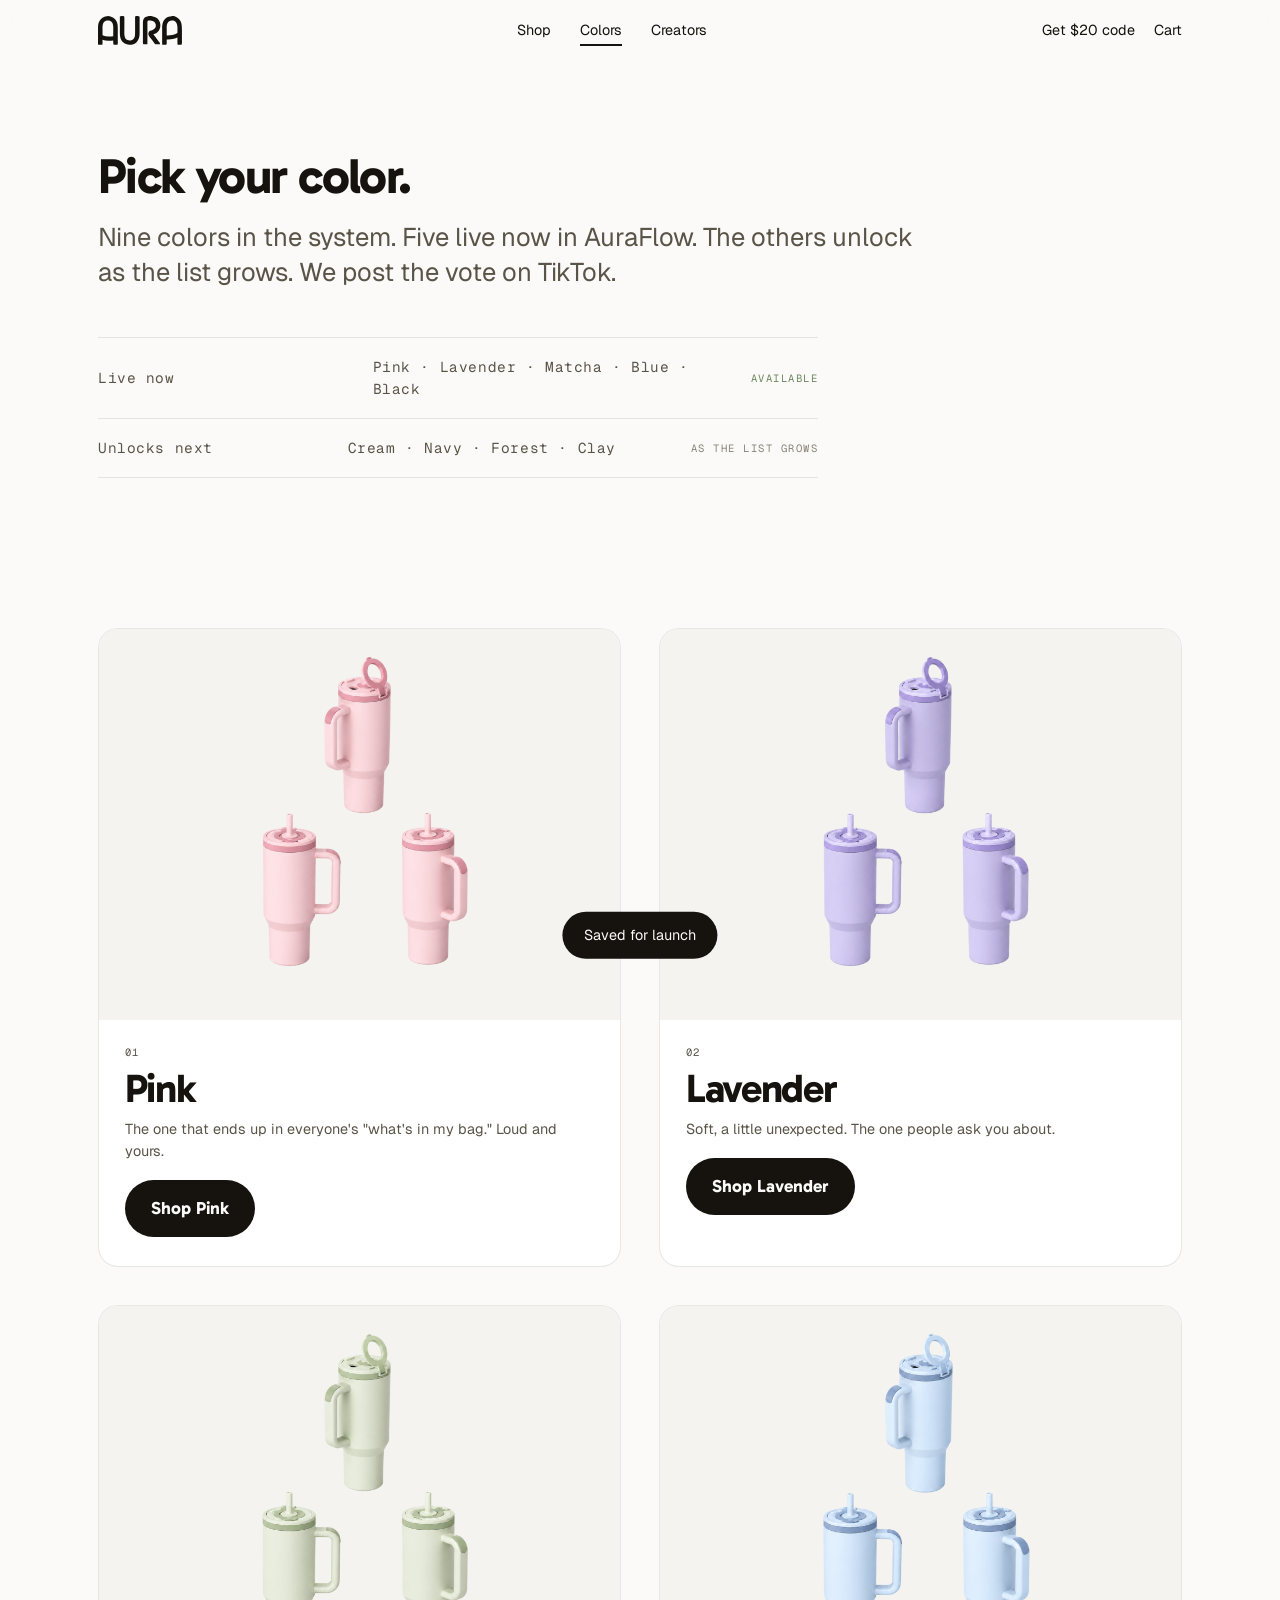
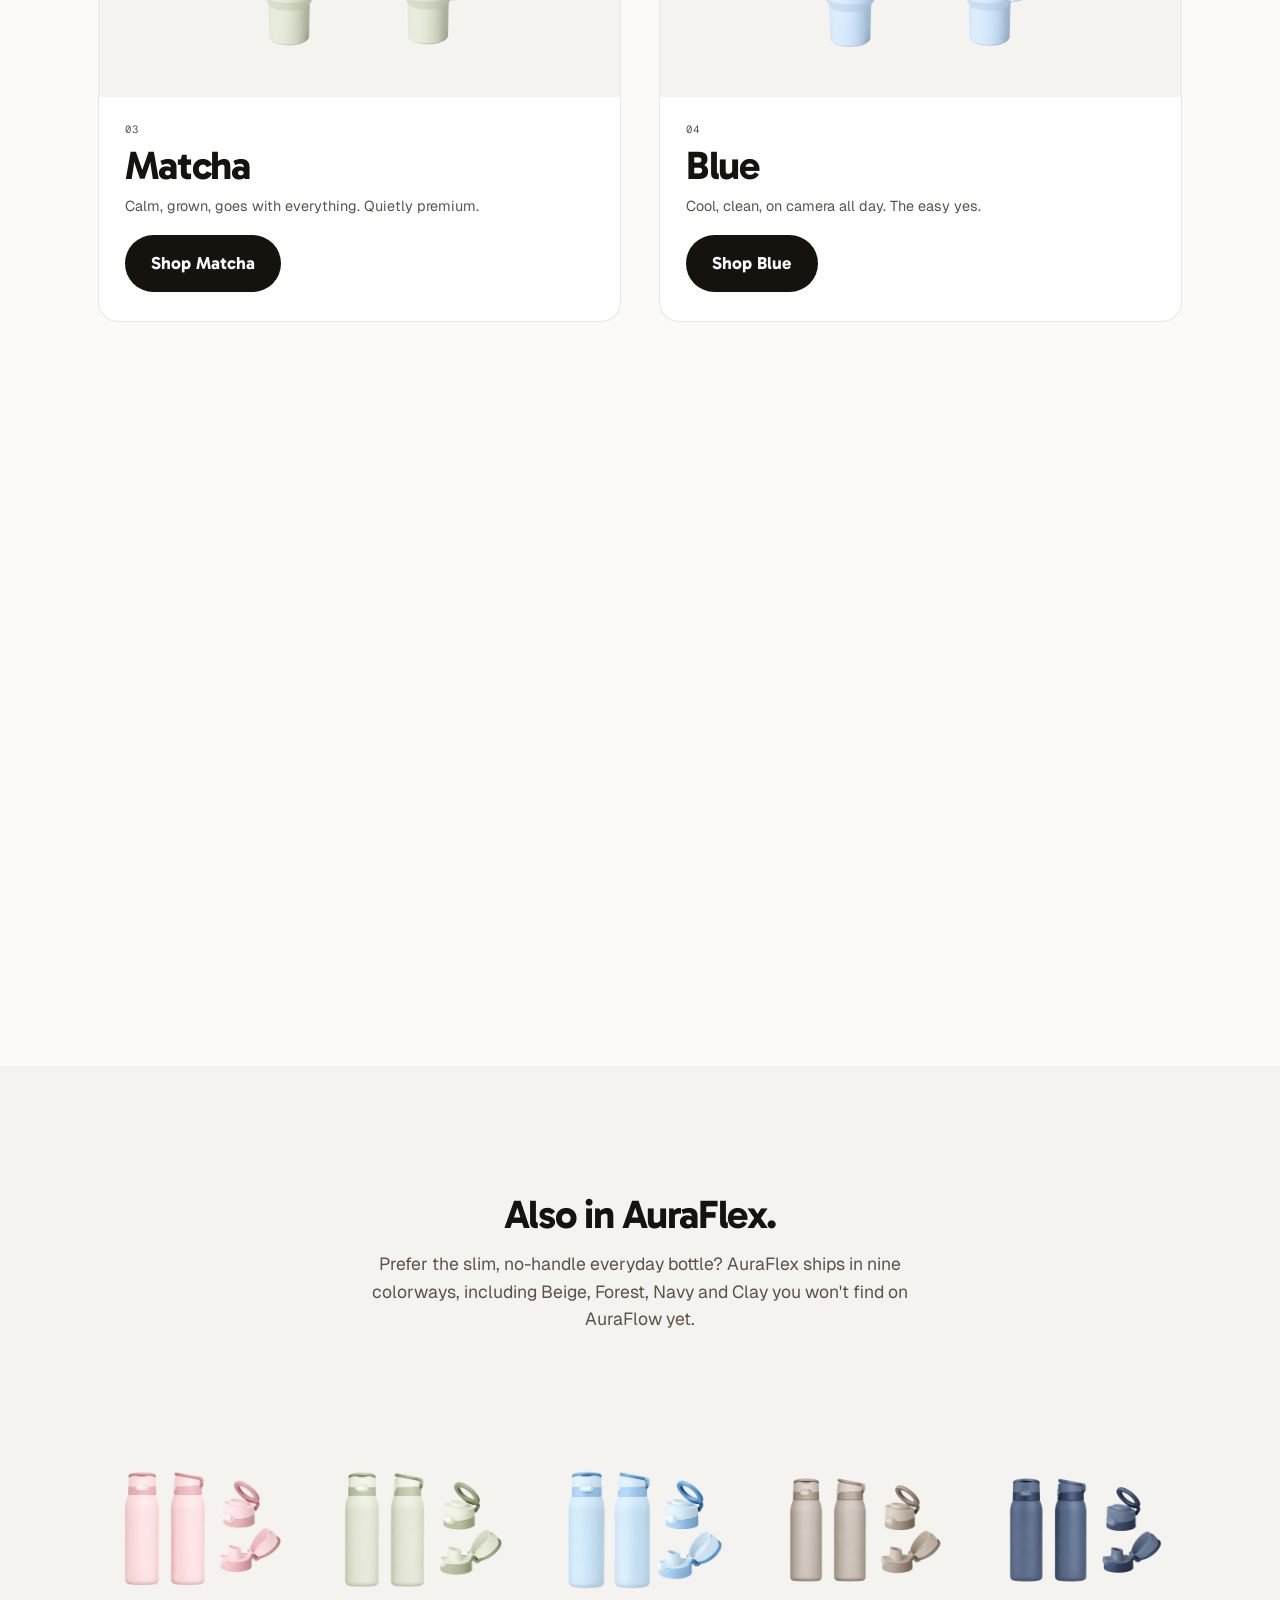
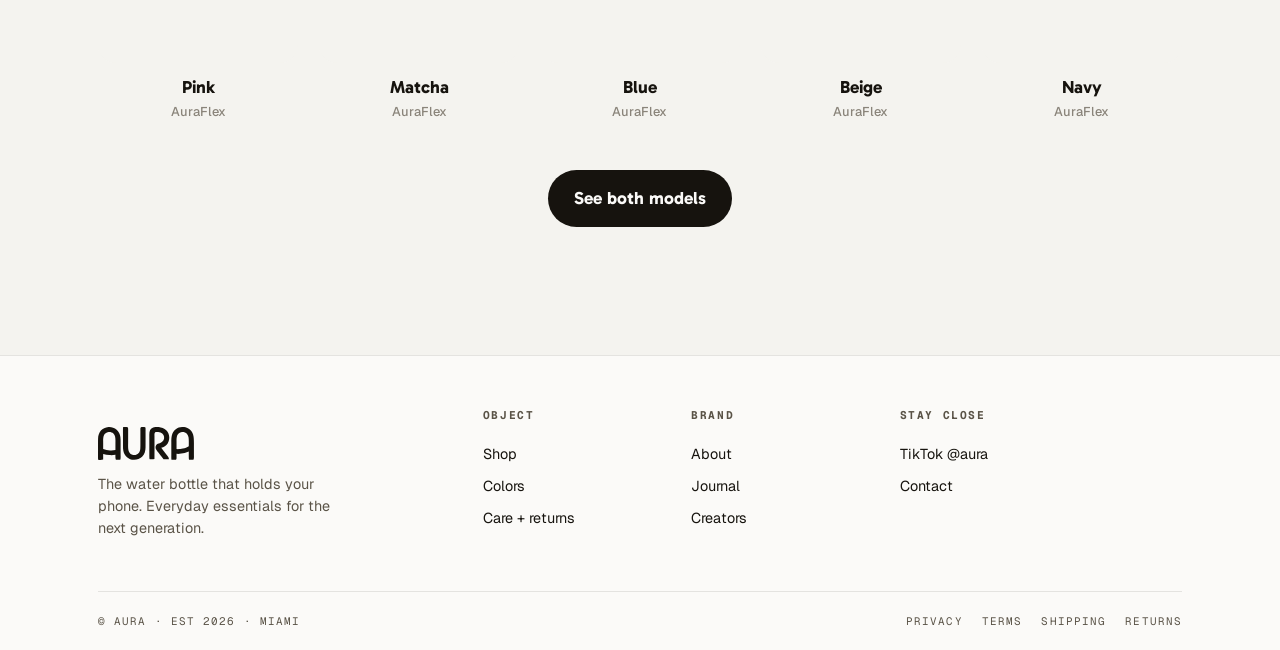
<file: colors.html>
<!doctype html>
<html lang="en">
<head>
  <meta charset="utf-8" />
  <meta name="viewport" content="width=device-width, initial-scale=1, viewport-fit=cover" />
  <title>Aura · Pick your color.</title>
  <meta name="description" content="A nine-color system. Five colorways live now in AuraFlow; the rest unlock as the list grows." />
  <link rel="preconnect" href="https://fonts.googleapis.com" />
  <link rel="preconnect" href="https://fonts.gstatic.com" crossorigin />
  <link href="https://fonts.googleapis.com/css2?family=Gabarito:wght@400;500;600;700;800;900&family=Geist:wght@300;400;500;600&family=Geist+Mono:wght@400;500&display=swap" rel="stylesheet" />
  <link rel="stylesheet" href="assets/aura.css" />
</head>
<body>

<!-- ===== NAV ===== -->
<nav class="nav" id="nav">
  <div class="wrap nav-inner">
    <button class="nav-toggle" aria-label="Open menu"><svg viewBox="0 0 24 24" fill="none" stroke="currentColor" stroke-width="1.4"><path d="M3 6h18M3 12h18M3 18h18" stroke-linecap="round"/></svg></button>
    <a href="index.html" class="logo">Aura</a>
    <div class="nav-links">
      <a href="shop.html">Shop</a>
      <a href="colors.html" aria-current="page">Colors</a>
      <a href="creators.html">Creators</a>
    </div>
    <div class="nav-utils">
      <a href="index.html#waitlist">Get $20 code</a>
      <a href="cart.html" aria-label="Cart">Cart <span class="cart-count" data-cart-count style="display:none">0</span></a>
    </div>
  </div>
</nav>
<div class="mobile-nav" id="mobileNav">
  <div class="mobile-nav-top"><a href="index.html" class="logo">Aura</a><button class="mobile-nav-close nav-toggle" aria-label="Close menu"><svg viewBox="0 0 24 24" fill="none" stroke="currentColor" stroke-width="1.4"><path d="M6 6l12 12M18 6L6 18" stroke-linecap="round"/></svg></button></div>
  <div class="mobile-nav-links"><a href="shop.html">Shop</a><a href="colors.html">Colors</a><a href="creators.html">Creators</a><a href="cart.html">Cart</a></div>
  <div class="mobile-nav-foot"><a href="index.html#waitlist">Get $20 code</a><a href="https://www.tiktok.com/@aura">TikTok @aura</a><a href="contact.html">Contact</a></div>
</div>

<!-- ===== HEADER ===== -->
<header class="page-head">
  <div class="wrap">
    <h1>Pick your color.</h1>
    <p class="lede">Nine colors in the system. Five live now in AuraFlow. The others unlock as the list grows. We post the vote on TikTok.</p>

    <div class="drop-list">
      <div class="drop-row"><span>Live now</span><span class="span2">Pink · Lavender · Matcha · Blue · Black</span><span class="status live">Available</span></div>
      <div class="drop-row"><span>Unlocks next</span><span class="span2">Cream · Navy · Forest · Clay</span><span class="status">As the list grows</span></div>
    </div>
  </div>
</header>

<!-- ===== COLOR ESSAYS ===== -->
<section style="padding-block:clamp(2rem,4vw,3rem) clamp(4rem,7vw,7rem)">
  <div class="wrap">
    <div class="color-essay-grid">

      <article class="color-essay-card reveal">
        <a href="shop.html"><div class="visual"><img src="assets/img/products/auraflow-pink.png" alt="AuraFlow in Pink"></div></a>
        <div class="body">
          <div class="num">01</div>
          <h2>Pink</h2>
          <p>The one that ends up in everyone's "what's in my bag." Loud and yours.</p>
          <a class="btn" href="shop.html">Shop Pink</a>
        </div>
      </article>

      <article class="color-essay-card reveal">
        <a href="shop.html"><div class="visual"><img src="assets/img/products/auraflow-lavender.png" alt="AuraFlow in Lavender"></div></a>
        <div class="body">
          <div class="num">02</div>
          <h2>Lavender</h2>
          <p>Soft, a little unexpected. The one people ask you about.</p>
          <a class="btn" href="shop.html">Shop Lavender</a>
        </div>
      </article>

      <article class="color-essay-card reveal">
        <a href="shop.html"><div class="visual"><img src="assets/img/products/auraflow-matcha.png" alt="AuraFlow in Matcha"></div></a>
        <div class="body">
          <div class="num">03</div>
          <h2>Matcha</h2>
          <p>Calm, grown, goes with everything. Quietly premium.</p>
          <a class="btn" href="shop.html">Shop Matcha</a>
        </div>
      </article>

      <article class="color-essay-card reveal">
        <a href="shop.html"><div class="visual"><img src="assets/img/products/auraflow-blue.png" alt="AuraFlow in Blue"></div></a>
        <div class="body">
          <div class="num">04</div>
          <h2>Blue</h2>
          <p>Cool, clean, on camera all day. The easy yes.</p>
          <a class="btn" href="shop.html">Shop Blue</a>
        </div>
      </article>

      <article class="color-essay-card reveal">
        <a href="shop.html"><div class="visual"><img src="assets/img/products/auraflow-black.png" alt="AuraFlow in Black"></div></a>
        <div class="body">
          <div class="num">05</div>
          <h2>Black</h2>
          <p>The one you reach for first. Nothing to think about.</p>
          <a class="btn" href="shop.html">Shop Black</a>
        </div>
      </article>

      <article class="color-essay-card soon reveal">
        <div class="visual"></div>
        <div class="body">
          <div class="num">Unlocks next</div>
          <h2>Cream · Navy · Forest · Clay</h2>
          <p>Four more in the system. They unlock as the list grows, one a week. We post the vote on TikTok.</p>
          <a class="text-link" href="https://www.tiktok.com/@aura">Vote on the next drop →</a>
        </div>
      </article>

    </div>
  </div>
</section>

<!-- ===== ALSO IN AURAFLEX ===== -->
<section class="colors" style="background:var(--cream-2)">
  <div class="wrap">
    <h2>Also in AuraFlex.</h2>
    <p class="lede">Prefer the slim, no-handle everyday bottle? AuraFlex ships in nine colorways, including Beige, Forest, Navy and Clay you won't find on AuraFlow yet.</p>
    <div class="color-grid">
      <div class="cw reveal"><div class="chip"><img src="assets/img/products/auraflex-pink.png" alt="AuraFlex in Pink"></div><div class="name">Pink</div><div class="meta">AuraFlex</div></div>
      <div class="cw reveal"><div class="chip"><img src="assets/img/products/auraflex-matcha.png" alt="AuraFlex in Matcha"></div><div class="name">Matcha</div><div class="meta">AuraFlex</div></div>
      <div class="cw reveal"><div class="chip"><img src="assets/img/products/auraflex-blue.png" alt="AuraFlex in Blue"></div><div class="name">Blue</div><div class="meta">AuraFlex</div></div>
      <div class="cw reveal"><div class="chip"><img src="assets/img/products/auraflex-beige.png" alt="AuraFlex in Beige"></div><div class="name">Beige</div><div class="meta">AuraFlex</div></div>
      <div class="cw reveal"><div class="chip"><img src="assets/img/products/auraflex-navy.png" alt="AuraFlex in Navy"></div><div class="name">Navy</div><div class="meta">AuraFlex</div></div>
    </div>
    <div style="margin-top:clamp(2rem,4vw,3rem)"><a class="btn" href="shop.html">See both models</a></div>
  </div>
</section>

<!-- ===== FOOTER ===== -->
<footer>
  <div class="wrap">
    <div class="foot-grid">
      <div>
        <a href="index.html" class="logo">Aura</a>
        <p class="note">The water bottle that holds your phone. Everyday essentials for the next generation.</p>
      </div>
      <div class="foot-col"><h4>Object</h4><a href="shop.html">Shop</a><a href="colors.html">Colors</a><a href="returns.html">Care + returns</a></div>
      <div class="foot-col"><h4>Brand</h4><a href="about.html">About</a><a href="journal.html">Journal</a><a href="creators.html">Creators</a></div>
      <div class="foot-col"><h4>Stay close</h4><a href="https://www.tiktok.com/@aura">TikTok @aura</a><a href="contact.html">Contact</a></div>
    </div>
    <div class="foot-bottom"><span>© Aura · EST 2026 · Miami</span><span class="links"><a href="privacy.html">Privacy</a><a href="terms.html">Terms</a><a href="shipping.html">Shipping</a><a href="returns.html">Returns</a></span></div>
  </div>
</footer>

<div class="toast" id="toast">Saved for launch</div>
<script src="assets/aura.js"></script>
</body>
</html>
</file>
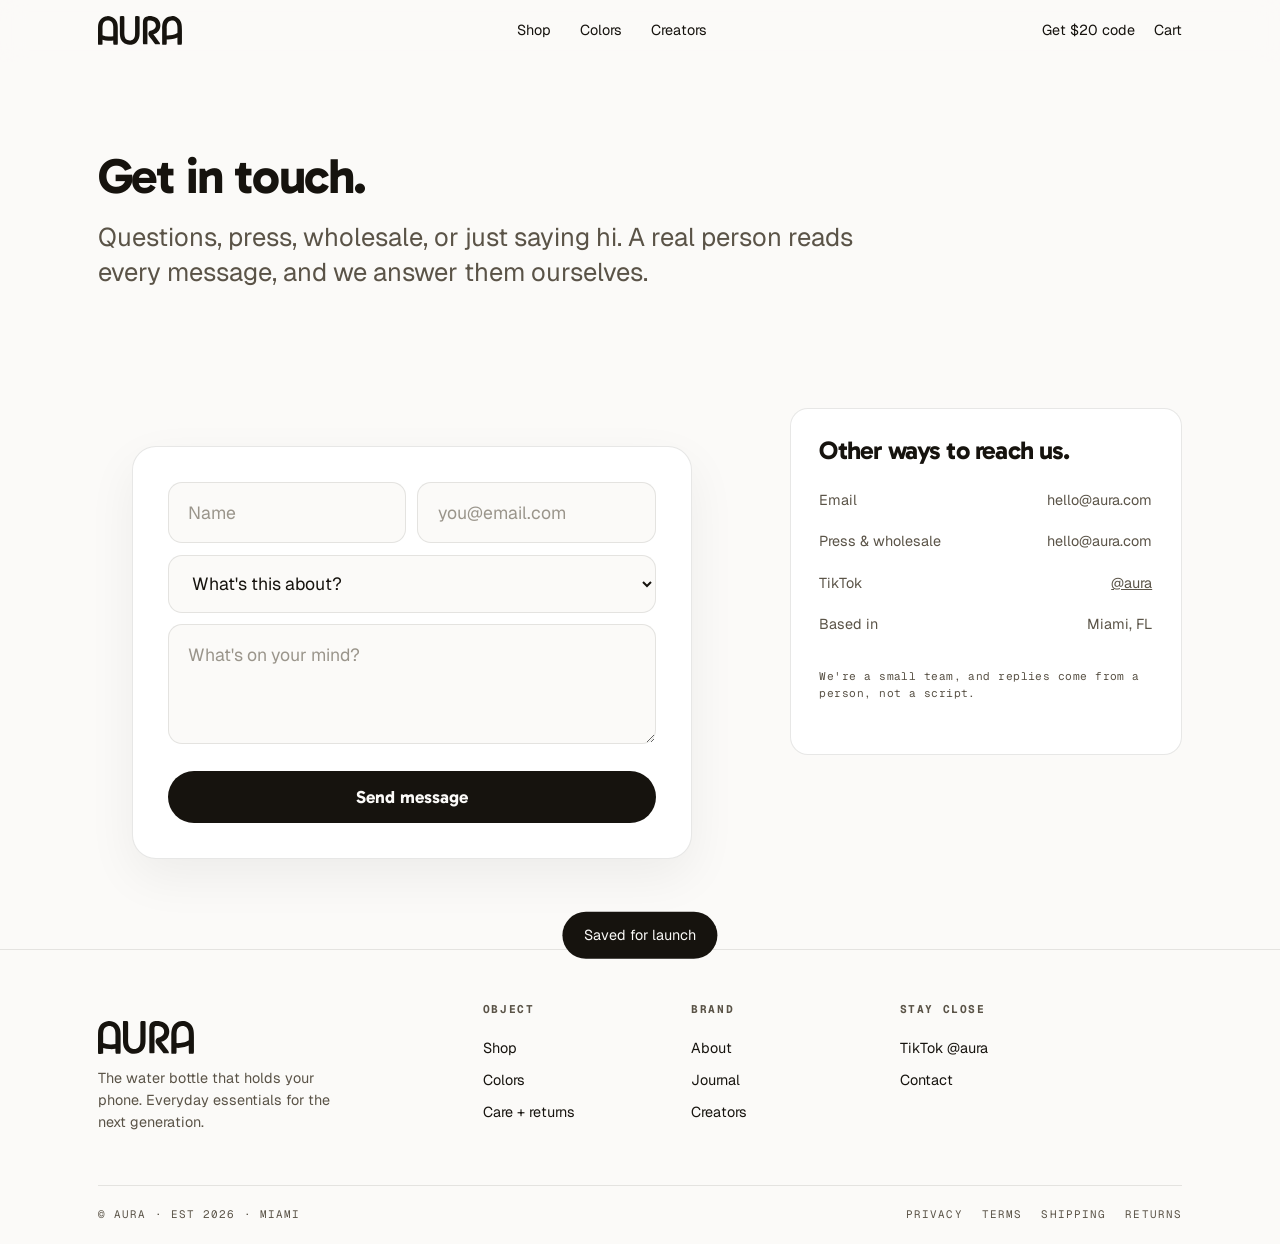
<file: contact.html>
<!doctype html>
<html lang="en">
<head>
  <meta charset="utf-8" />
  <meta name="viewport" content="width=device-width, initial-scale=1, viewport-fit=cover" />
  <title>Aura · Contact</title>
  <meta name="description" content="Questions, press, wholesale, or just saying hi. A real person reads every message." />
  <link rel="preconnect" href="https://fonts.googleapis.com" />
  <link rel="preconnect" href="https://fonts.gstatic.com" crossorigin />
  <link href="https://fonts.googleapis.com/css2?family=Gabarito:wght@400;500;600;700;800;900&family=Geist:wght@300;400;500;600&family=Geist+Mono:wght@400;500&display=swap" rel="stylesheet" />
  <link rel="stylesheet" href="assets/aura.css" />
</head>
<body>

<!-- ===== NAV ===== -->
<nav class="nav" id="nav">
  <div class="wrap nav-inner">
    <button class="nav-toggle" aria-label="Open menu"><svg viewBox="0 0 24 24" fill="none" stroke="currentColor" stroke-width="1.4"><path d="M3 6h18M3 12h18M3 18h18" stroke-linecap="round"/></svg></button>
    <a href="index.html" class="logo">Aura</a>
    <div class="nav-links">
      <a href="shop.html">Shop</a>
      <a href="colors.html">Colors</a>
      <a href="creators.html">Creators</a>
    </div>
    <div class="nav-utils">
      <a href="index.html#waitlist">Get $20 code</a>
      <a href="cart.html" aria-label="Cart">Cart <span class="cart-count" data-cart-count style="display:none">0</span></a>
    </div>
  </div>
</nav>
<div class="mobile-nav" id="mobileNav">
  <div class="mobile-nav-top"><a href="index.html" class="logo">Aura</a><button class="mobile-nav-close nav-toggle" aria-label="Close menu"><svg viewBox="0 0 24 24" fill="none" stroke="currentColor" stroke-width="1.4"><path d="M6 6l12 12M18 6L6 18" stroke-linecap="round"/></svg></button></div>
  <div class="mobile-nav-links"><a href="shop.html">Shop</a><a href="colors.html">Colors</a><a href="creators.html">Creators</a><a href="cart.html">Cart</a></div>
  <div class="mobile-nav-foot"><a href="index.html#waitlist">Get $20 code</a><a href="https://www.tiktok.com/@aura">TikTok @aura</a><a href="contact.html">Contact</a></div>
</div>

<!-- ===== HEADER ===== -->
<header class="page-head">
  <div class="wrap">
    <h1>Get in touch.</h1>
    <p class="lede">Questions, press, wholesale, or just saying hi. A real person reads every message, and we answer them ourselves.</p>
  </div>
</header>

<!-- ===== CONTACT ===== -->
<section style="padding-block:clamp(1rem,3vw,2rem) clamp(4rem,7vw,7rem)">
  <div class="wrap cart-grid" style="align-items:start">

    <!-- form -->
    <div>
      <form class="apply-form" data-news-form method="post" action="/contact#contact_form">
        <input type="hidden" name="form_type" value="contact" />
        <input type="hidden" name="contact[tags]" value="contact-form" />
        <div class="row2">
          <div><label class="sr-only" for="c-name">Name</label><input id="c-name" name="contact[name]" type="text" placeholder="Name" autocomplete="name" required /></div>
          <div><label class="sr-only" for="c-email">Email</label><input id="c-email" name="contact[email]" type="email" placeholder="you@email.com" autocomplete="email" required /></div>
        </div>
        <div>
          <label class="sr-only" for="c-topic">Topic</label>
          <select id="c-topic" name="contact[topic]">
            <option value="" disabled selected>What's this about?</option>
            <option>An order</option>
            <option>Press</option>
            <option>Wholesale</option>
            <option>Creator program</option>
            <option>Something else</option>
          </select>
        </div>
        <div>
          <label class="sr-only" for="c-body">Message</label>
          <textarea id="c-body" name="contact[body]" placeholder="What's on your mind?" required></textarea>
        </div>
        <button class="btn" type="submit">Send message</button>
      </form>
      <div class="form-success" role="status">
        Got it. We read every message and reply from a real inbox, usually within a couple of days.
      </div>
    </div>

    <!-- details -->
    <aside class="cart-summary">
      <h2 style="font-size:var(--s-1);margin-bottom:1rem">Other ways to reach us.</h2>
      <div class="cart-summary-row"><span>Email</span><span>hello@aura.com</span></div>
      <div class="cart-summary-row"><span>Press &amp; wholesale</span><span>hello@aura.com</span></div>
      <div class="cart-summary-row"><span>TikTok</span><span><a href="https://www.tiktok.com/@aura" style="text-decoration:underline">@aura</a></span></div>
      <div class="cart-summary-row"><span>Based in</span><span>Miami, FL</span></div>
      <p class="cart-assure" style="margin-top:1.4rem">We're a small team, and replies come from a person, not a script.</p>
    </aside>

  </div>
</section>

<!-- ===== FOOTER ===== -->
<footer>
  <div class="wrap">
    <div class="foot-grid">
      <div>
        <a href="index.html" class="logo">Aura</a>
        <p class="note">The water bottle that holds your phone. Everyday essentials for the next generation.</p>
      </div>
      <div class="foot-col"><h4>Object</h4><a href="shop.html">Shop</a><a href="colors.html">Colors</a><a href="returns.html">Care + returns</a></div>
      <div class="foot-col"><h4>Brand</h4><a href="about.html">About</a><a href="journal.html">Journal</a><a href="creators.html">Creators</a></div>
      <div class="foot-col"><h4>Stay close</h4><a href="https://www.tiktok.com/@aura">TikTok @aura</a><a href="contact.html">Contact</a></div>
    </div>
    <div class="foot-bottom"><span>© Aura · EST 2026 · Miami</span><span class="links"><a href="privacy.html">Privacy</a><a href="terms.html">Terms</a><a href="shipping.html">Shipping</a><a href="returns.html">Returns</a></span></div>
  </div>
</footer>

<div class="toast" id="toast">Saved for launch</div>
<script src="assets/aura.js"></script>
</body>
</html>
</file>
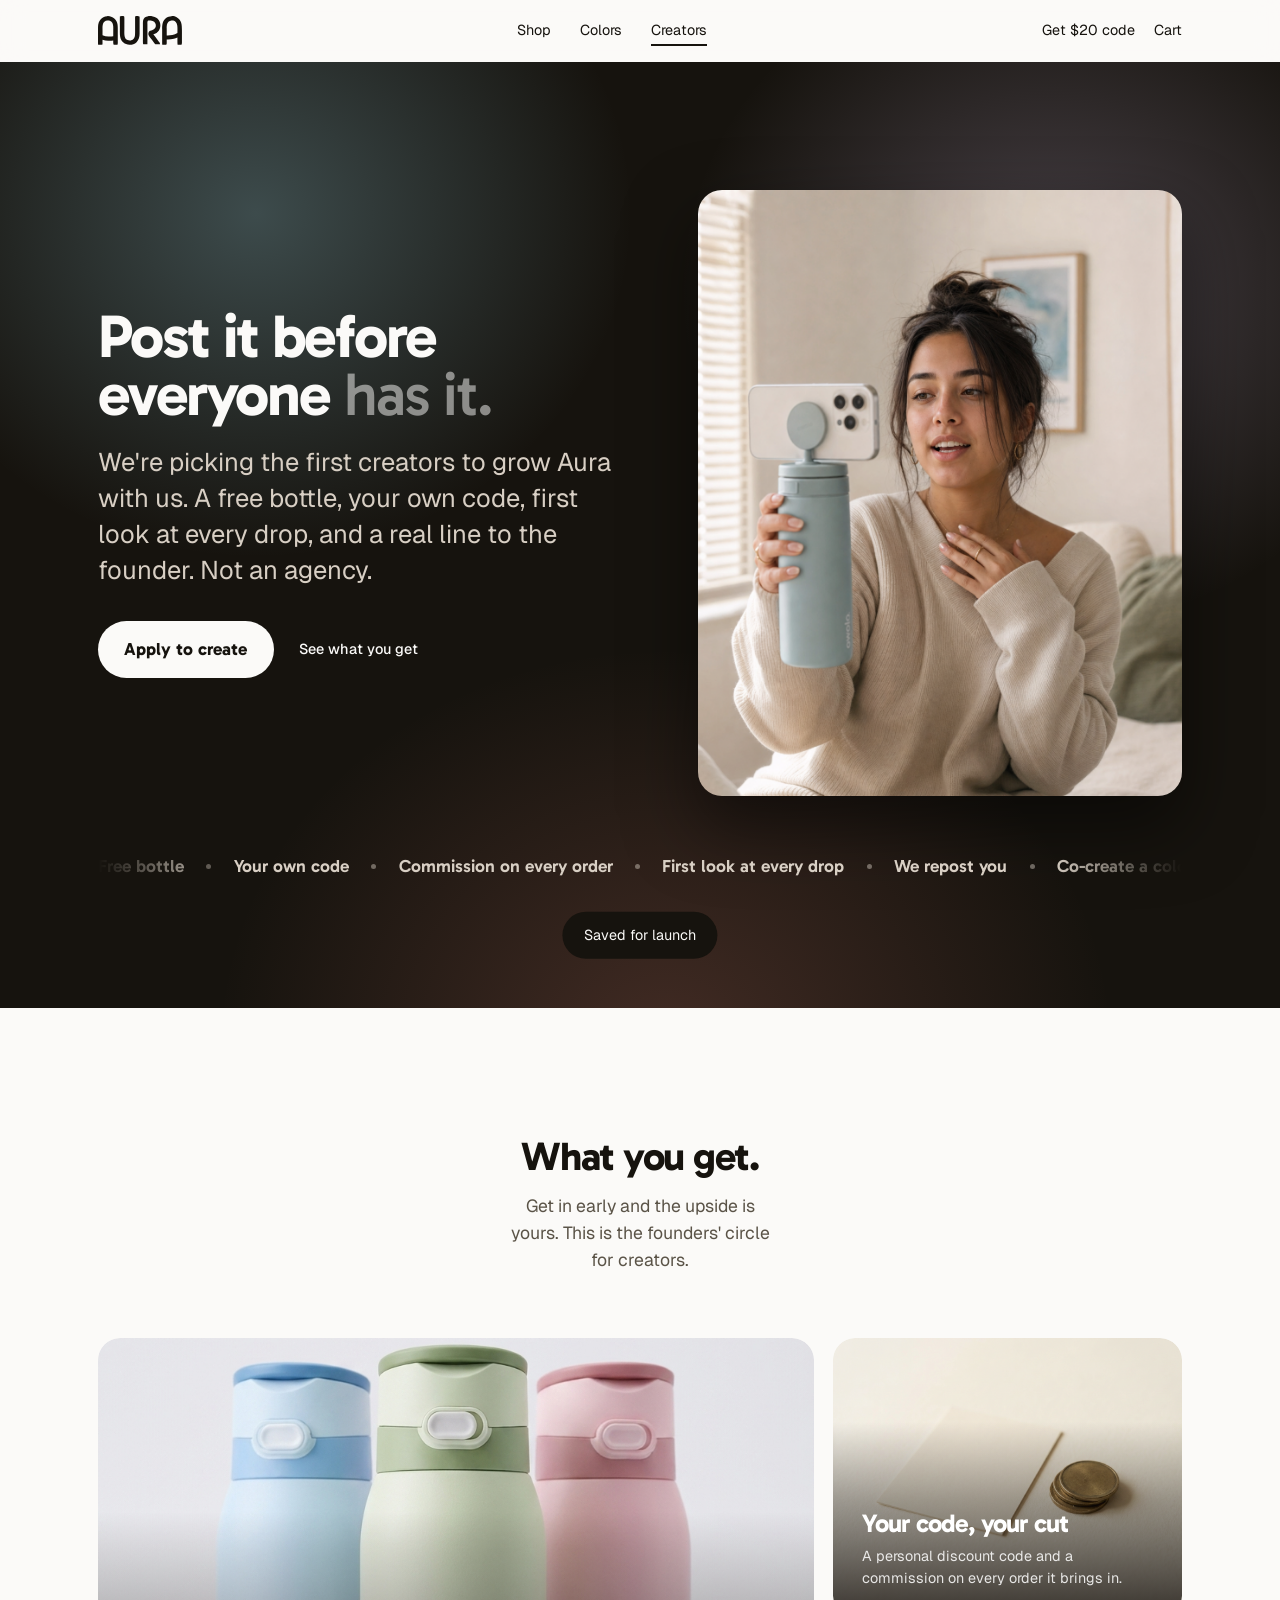
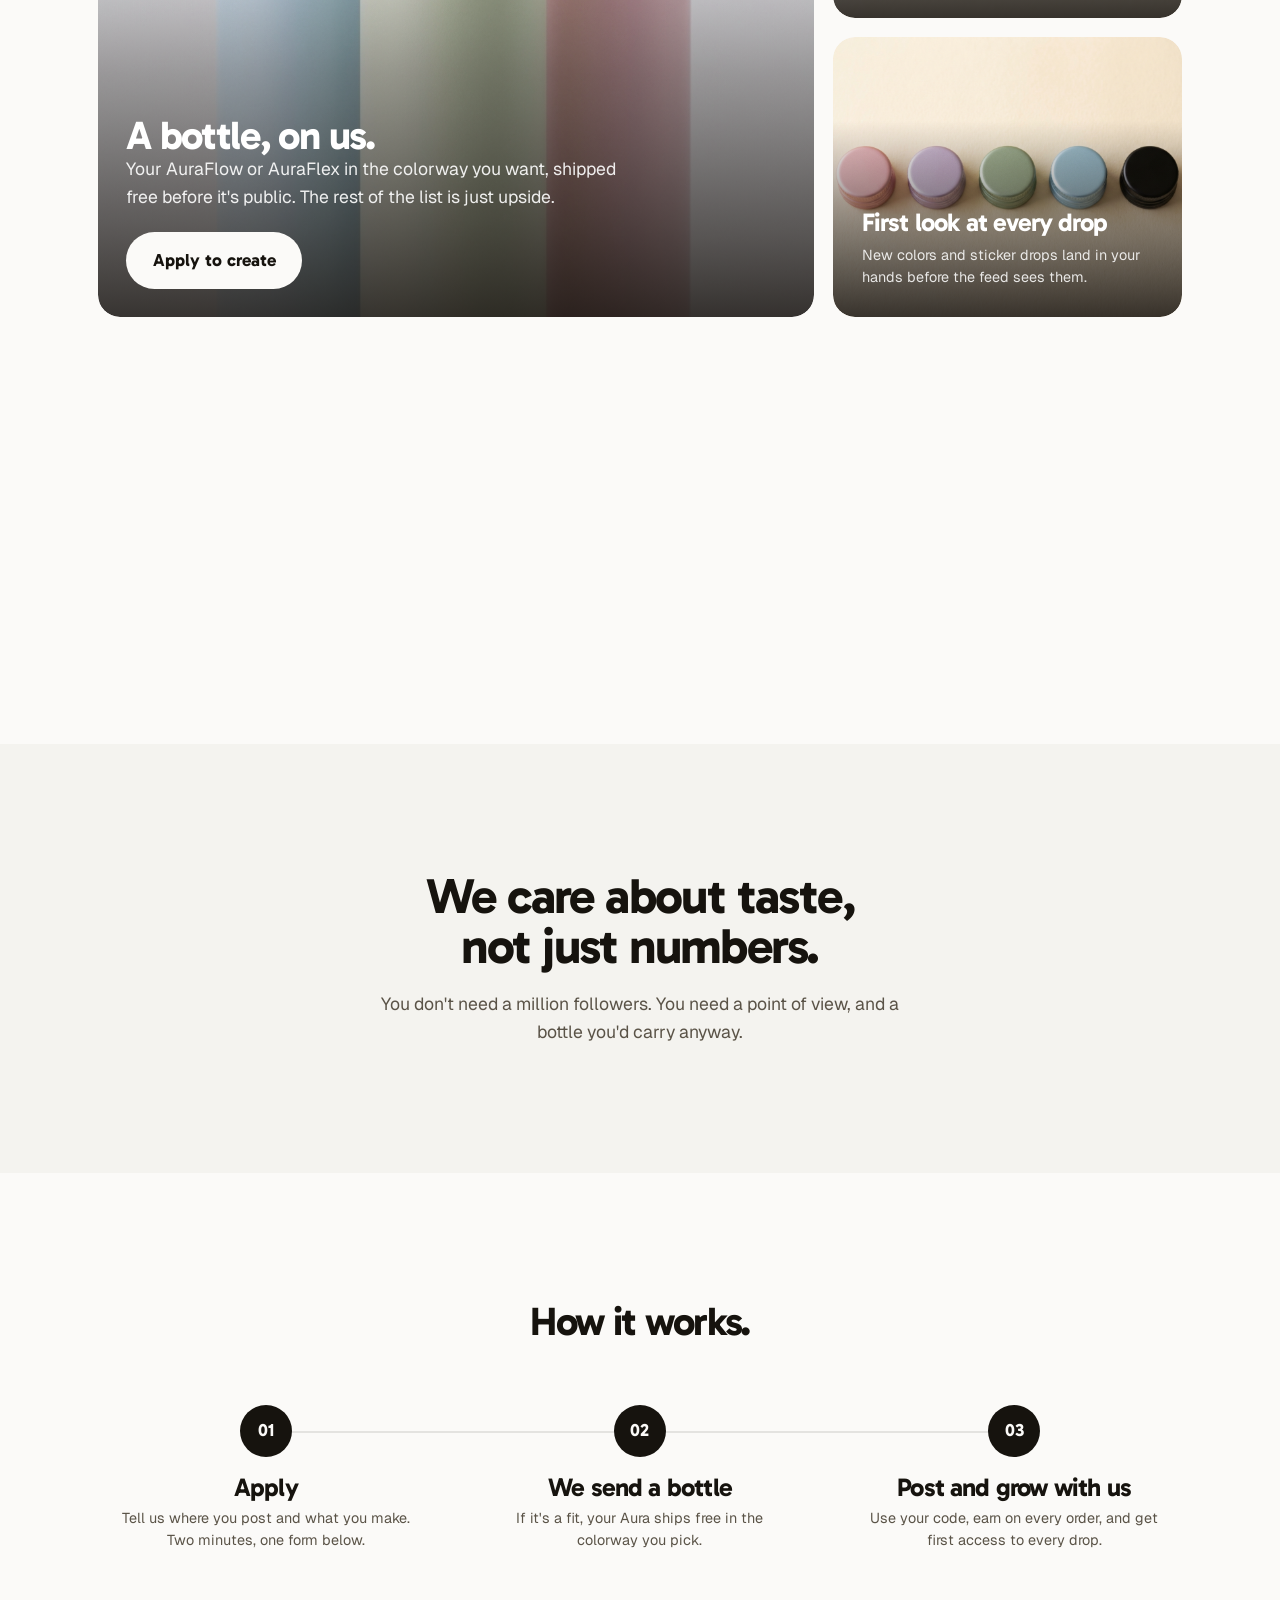
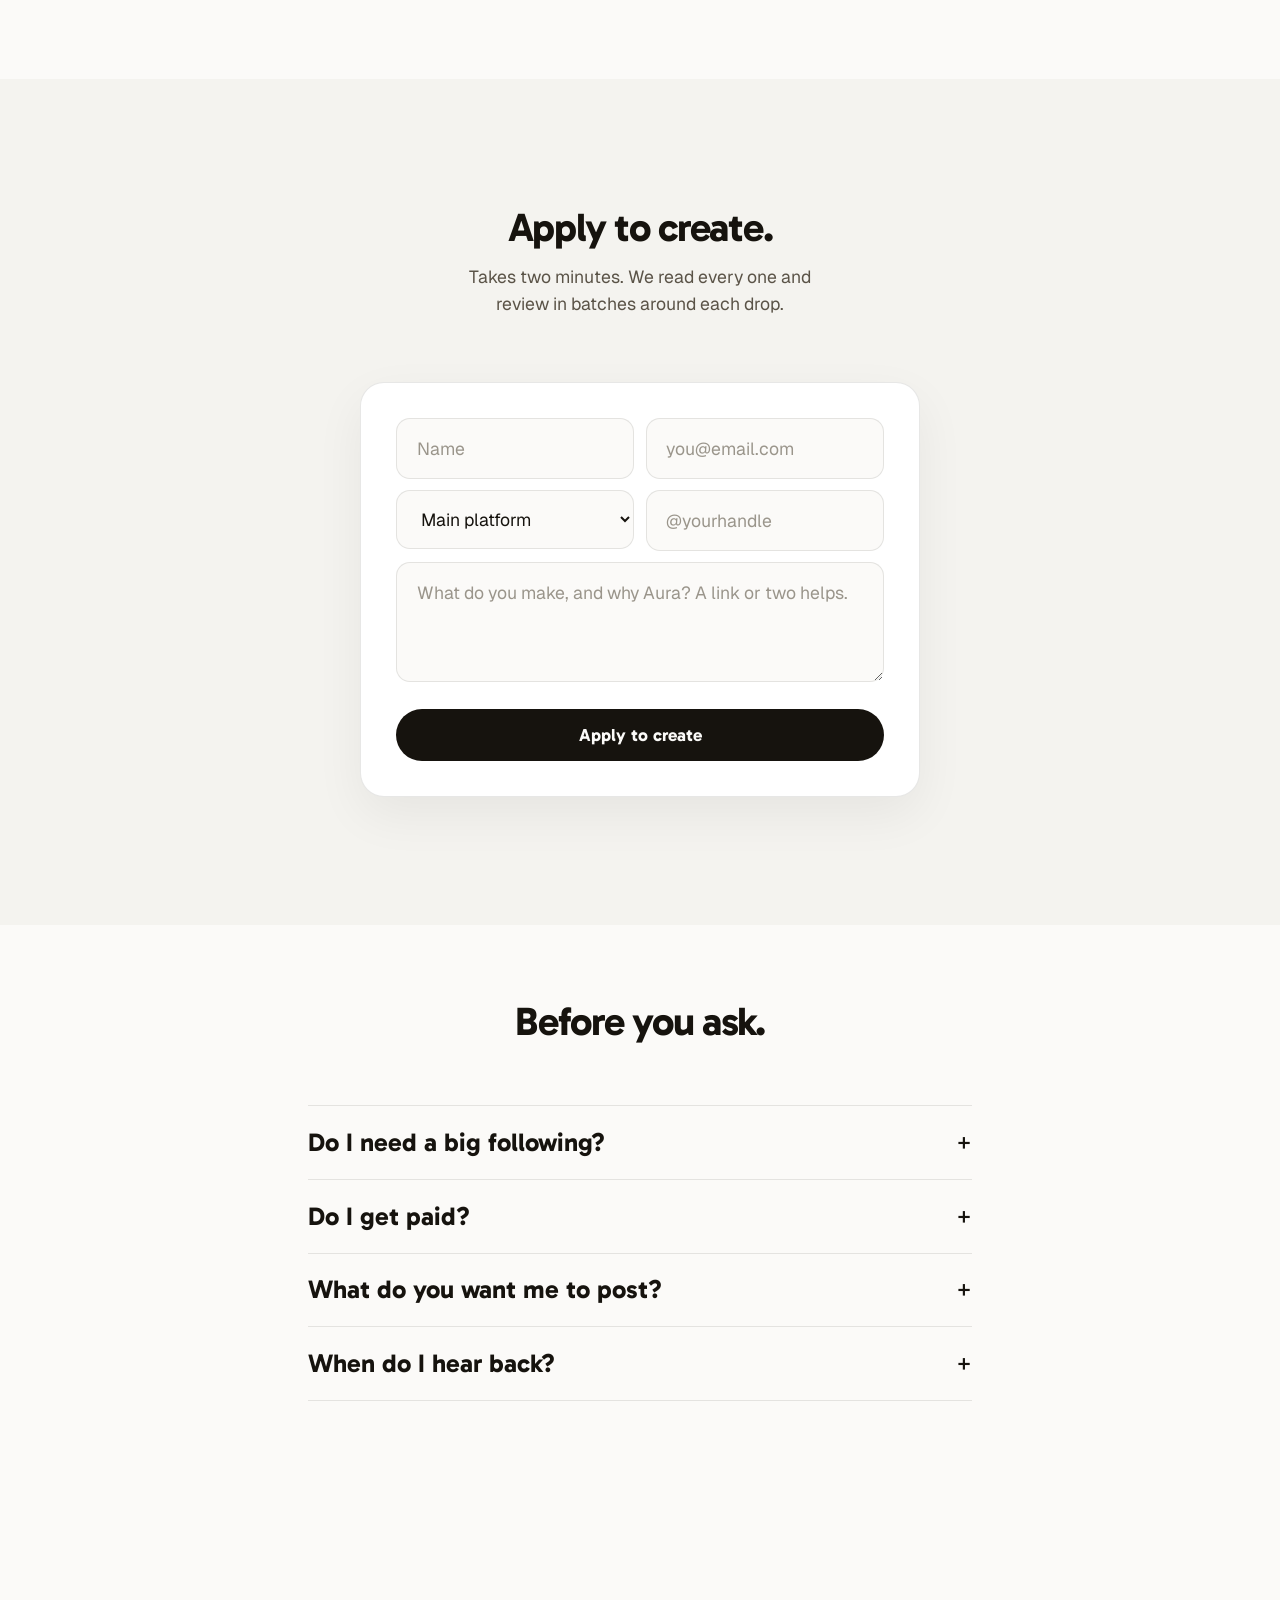
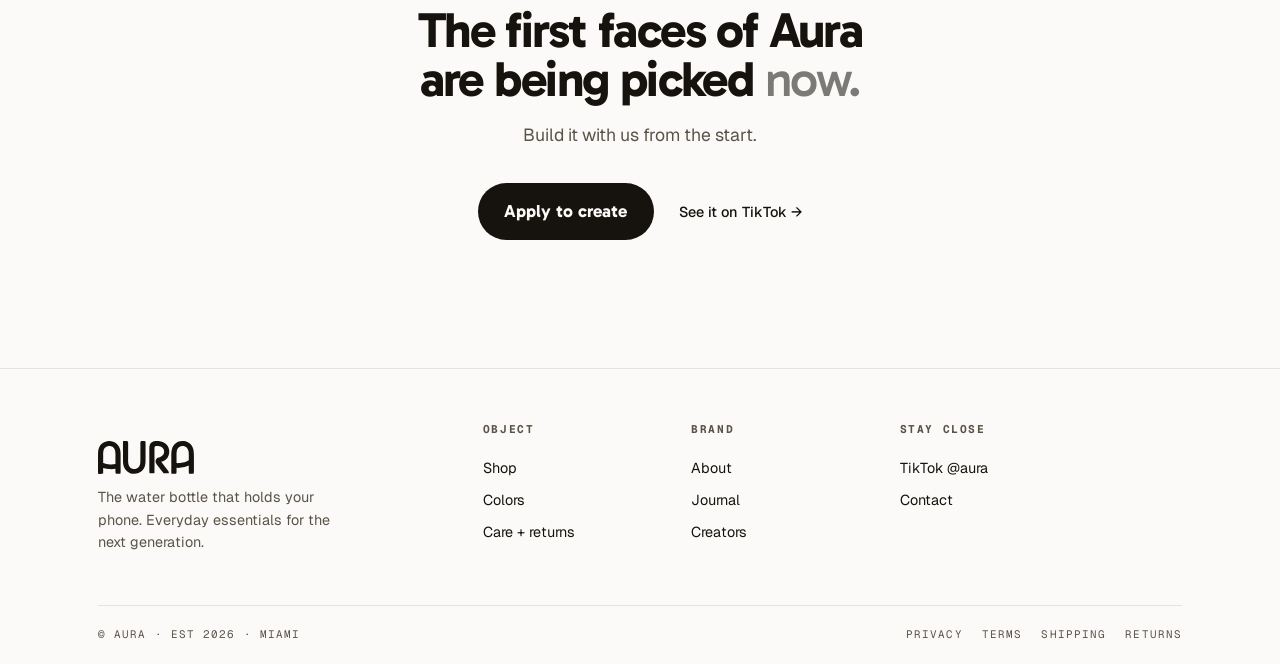
<file: creators.html>
<!doctype html>
<html lang="en">
<head>
  <meta charset="utf-8" />
  <meta name="viewport" content="width=device-width, initial-scale=1, viewport-fit=cover" />
  <title>Aura · Creator Program</title>
  <meta name="description" content="We're picking the first creators to grow Aura with us. Free bottle, your own code and commission, first look at every drop, and a real line to the founder." />
  <link rel="preconnect" href="https://fonts.googleapis.com" />
  <link rel="preconnect" href="https://fonts.gstatic.com" crossorigin />
  <link href="https://fonts.googleapis.com/css2?family=Gabarito:wght@400;500;600;700;800;900&family=Geist:wght@300;400;500;600&family=Geist+Mono:wght@400;500&display=swap" rel="stylesheet" />
  <link rel="stylesheet" href="assets/aura.css" />
</head>
<body>

<!-- ===== NAV ===== -->
<nav class="nav" id="nav">
  <div class="wrap nav-inner">
    <button class="nav-toggle" aria-label="Open menu"><svg viewBox="0 0 24 24" fill="none" stroke="currentColor" stroke-width="1.4"><path d="M3 6h18M3 12h18M3 18h18" stroke-linecap="round"/></svg></button>
    <a href="index.html" class="logo">Aura</a>
    <div class="nav-links">
      <a href="shop.html">Shop</a>
      <a href="colors.html">Colors</a>
      <a href="creators.html" aria-current="page">Creators</a>
    </div>
    <div class="nav-utils">
      <a href="index.html#waitlist">Get $20 code</a>
      <a href="cart.html" aria-label="Cart">Cart <span class="cart-count" data-cart-count style="display:none">0</span></a>
    </div>
  </div>
</nav>
<div class="mobile-nav" id="mobileNav">
  <div class="mobile-nav-top"><a href="index.html" class="logo">Aura</a><button class="mobile-nav-close nav-toggle" aria-label="Close menu"><svg viewBox="0 0 24 24" fill="none" stroke="currentColor" stroke-width="1.4"><path d="M6 6l12 12M18 6L6 18" stroke-linecap="round"/></svg></button></div>
  <div class="mobile-nav-links"><a href="shop.html">Shop</a><a href="colors.html">Colors</a><a href="creators.html">Creators</a><a href="cart.html">Cart</a></div>
  <div class="mobile-nav-foot"><a href="index.html#waitlist">Get $20 code</a><a href="https://www.tiktok.com/@aura">TikTok @aura</a><a href="contact.html">Contact</a></div>
</div>

<!-- ===== HERO (dark) ===== -->
<header class="creator-hero">
  <div class="wrap creator-hero-grid">
    <div class="creator-hero-copy">
      <h1>Post it before everyone <em>has it.</em></h1>
      <p>We're picking the first creators to grow Aura with us. A free bottle, your own code, first look at every drop, and a real line to the founder. Not an agency.</p>
      <div class="cta-row">
        <a href="#apply" class="btn">Apply to create</a>
        <a href="#what-you-get" class="text-link">See what you get</a>
      </div>
    </div>
    <div class="creator-hero-photo">
      <!-- MOCKUP placeholder: swap for a real creator photo at launch -->
      <img src="assets/img/creators/creator-hero.png" alt="An Aura creator filming herself, phone mounted on the bottle cap at eye level" />
    </div>
  </div>
  <div class="wrap">
    <div class="marquee" aria-hidden="true">
      <div class="marquee-track">
        <span>Free bottle</span><span>Your own code</span><span>Commission on every order</span><span>First look at every drop</span><span>We repost you</span><span>Co-create a colorway</span>
        <span>Free bottle</span><span>Your own code</span><span>Commission on every order</span><span>First look at every drop</span><span>We repost you</span><span>Co-create a colorway</span>
      </div>
    </div>
  </div>
</header>

<!-- ===== WHAT YOU GET ===== -->
<section class="why" id="what-you-get" style="background:var(--cream)">
  <div class="wrap">
    <div class="section-intro">
      <h2>What you get.</h2>
      <p>Get in early and the upside is yours. This is the founders' circle for creators.</p>
    </div>
    <div class="bento">
      <div class="tile big reveal">
        <img class="tile-img" src="assets/img/three.png" alt="Aura bottles in three colorways" />
        <div>
          <h3>A bottle, on us.</h3>
          <p>Your AuraFlow or AuraFlex in the colorway you want, shipped free before it's public. The rest of the list is just upside.</p>
        </div>
        <a href="#apply" class="btn">Apply to create</a>
      </div>
      <div class="tile reveal"><img class="tile-img" src="assets/img/creators/perk-code.png" alt="A blank card beside stacked coins" /><h3>Your code, your cut</h3><p>A personal discount code and a commission on every order it brings in.</p></div>
      <div class="tile reveal"><img class="tile-img" src="assets/img/creators/perk-drops.png" alt="Pastel bottle caps lined up in a row" /><h3>First look at every drop</h3><p>New colors and sticker drops land in your hands before the feed sees them.</p></div>
      <div class="tile reveal"><img class="tile-img" src="assets/img/creators/creator-hero.png" alt="A creator filming with the bottle" /><h3>We repost you</h3><p>Get featured to Aura's audience. Your post becomes the ad.</p></div>
      <div class="tile reveal"><img class="tile-img" src="assets/img/creators/perk-cocreate.png" alt="Blank die-cut stickers and color swatches" /><h3>Co-create something</h3><p>The strongest partners help pick a colorway or design a sticker. Your name on it.</p></div>
      <div class="tile reveal"><img class="tile-img" src="assets/img/creators/perk-relationship.png" alt="Two mugs on a table in warm light" /><h3>A real relationship</h3><p>You talk to the founder, not a faceless inbox. We build this together.</p></div>
    </div>
  </div>
</section>

<!-- ===== WHO WE LOOK FOR ===== -->
<section class="why lookfor">
  <div class="wrap">
    <h2>We care about taste,<br>not just numbers.</h2>
    <p class="lede" style="margin:1.2rem auto 0;max-width:44ch">You don't need a million followers. You need a point of view, and a bottle you'd carry anyway.</p>
  </div>
</section>

<!-- ===== HOW IT WORKS ===== -->
<section class="why" style="background:var(--cream)">
  <div class="wrap">
    <div class="section-intro"><h2>How it works.</h2></div>
    <div class="steps">
      <div class="step reveal"><div class="dot">01</div><h3>Apply</h3><p>Tell us where you post and what you make. Two minutes, one form below.</p></div>
      <div class="step reveal"><div class="dot">02</div><h3>We send a bottle</h3><p>If it's a fit, your Aura ships free in the colorway you pick.</p></div>
      <div class="step reveal"><div class="dot">03</div><h3>Post and grow with us</h3><p>Use your code, earn on every order, and get first access to every drop.</p></div>
    </div>
  </div>
</section>

<!-- ===== APPLY ===== -->
<section class="why apply" id="apply" style="background:var(--cream-2)">
  <div class="wrap">
    <div class="section-intro wide">
      <h2>Apply to create.</h2>
      <p>Takes two minutes. We read every one and review in batches around each drop.</p>
    </div>
    <form class="apply-form" data-news-form method="post" action="/contact#apply">
      <input type="hidden" name="form_type" value="contact" />
      <input type="hidden" name="contact[tags]" value="creator-application" />
      <div class="row2">
        <div><label class="sr-only" for="ap-name">Name</label><input id="ap-name" name="contact[name]" type="text" placeholder="Name" autocomplete="name" required /></div>
        <div><label class="sr-only" for="ap-email">Email</label><input id="ap-email" name="contact[email]" type="email" placeholder="you@email.com" autocomplete="email" required /></div>
      </div>
      <div class="row2">
        <div>
          <label class="sr-only" for="ap-platform">Main platform</label>
          <select id="ap-platform" name="contact[platform]" required>
            <option value="" disabled selected>Main platform</option>
            <option>TikTok</option>
            <option>Instagram</option>
            <option>YouTube</option>
            <option>Other</option>
          </select>
        </div>
        <div><label class="sr-only" for="ap-handle">Handle</label><input id="ap-handle" name="contact[handle]" type="text" placeholder="@yourhandle" required /></div>
      </div>
      <div>
        <label class="sr-only" for="ap-about">What you make</label>
        <textarea id="ap-about" name="contact[body]" placeholder="What do you make, and why Aura? A link or two helps."></textarea>
      </div>
      <button class="btn" type="submit">Apply to create</button>
    </form>
    <div class="form-success" role="status" style="text-align:center">
      Got it. If it's a fit, you'll hear from us with a bottle on the way. We review around each drop.
    </div>
  </div>
</section>

<!-- ===== FAQ ===== -->
<section class="section" style="padding-block:clamp(3rem,6vw,6rem)">
  <div class="wrap" style="max-width:760px">
    <div class="section-intro"><h2>Before you ask.</h2></div>
    <div class="q"><button>Do I need a big following? <span class="sign">+</span></button><div class="ans"><div><p>No. We care about taste and fit more than follower count. A small account with a real point of view beats a big one without.</p></div></div></div>
    <div class="q"><button>Do I get paid? <span class="sign">+</span></button><div class="ans"><div><p>You get a free bottle and a commission on every order your code brings in. Standout partners move into paid campaigns and co-created drops.</p></div></div></div>
    <div class="q"><button>What do you want me to post? <span class="sign">+</span></button><div class="ans"><div><p>Whatever sounds like you. We don't hand you a script. The whole point is that it feels like your feed, not an ad.</p></div></div></div>
    <div class="q"><button>When do I hear back? <span class="sign">+</span></button><div class="ans"><div><p>We review in batches around each drop. If it's a fit, we reach out with next steps and a bottle.</p></div></div></div>
  </div>
</section>

<!-- ===== FINAL CTA ===== -->
<section class="final">
  <div class="wrap">
    <h2>The first faces of Aura<br>are being picked <em>now.</em></h2>
    <p>Build it with us from the start.</p>
    <div class="cta-row">
      <a href="#apply" class="btn">Apply to create</a>
      <a href="https://www.tiktok.com/@aura" class="text-link">See it on TikTok →</a>
    </div>
  </div>
</section>

<!-- ===== FOOTER ===== -->
<footer>
  <div class="wrap">
    <div class="foot-grid">
      <div>
        <a href="index.html" class="logo">Aura</a>
        <p class="note">The water bottle that holds your phone. Everyday essentials for the next generation.</p>
      </div>
      <div class="foot-col"><h4>Object</h4><a href="shop.html">Shop</a><a href="colors.html">Colors</a><a href="returns.html">Care + returns</a></div>
      <div class="foot-col"><h4>Brand</h4><a href="about.html">About</a><a href="journal.html">Journal</a><a href="creators.html">Creators</a></div>
      <div class="foot-col"><h4>Stay close</h4><a href="https://www.tiktok.com/@aura">TikTok @aura</a><a href="contact.html">Contact</a></div>
    </div>
    <div class="foot-bottom"><span>© Aura · EST 2026 · Miami</span><span class="links"><a href="privacy.html">Privacy</a><a href="terms.html">Terms</a><a href="shipping.html">Shipping</a><a href="returns.html">Returns</a></span></div>
  </div>
</footer>

<div class="toast" id="toast">Saved for launch</div>
<script src="assets/aura.js"></script>
</body>
</html>
</file>
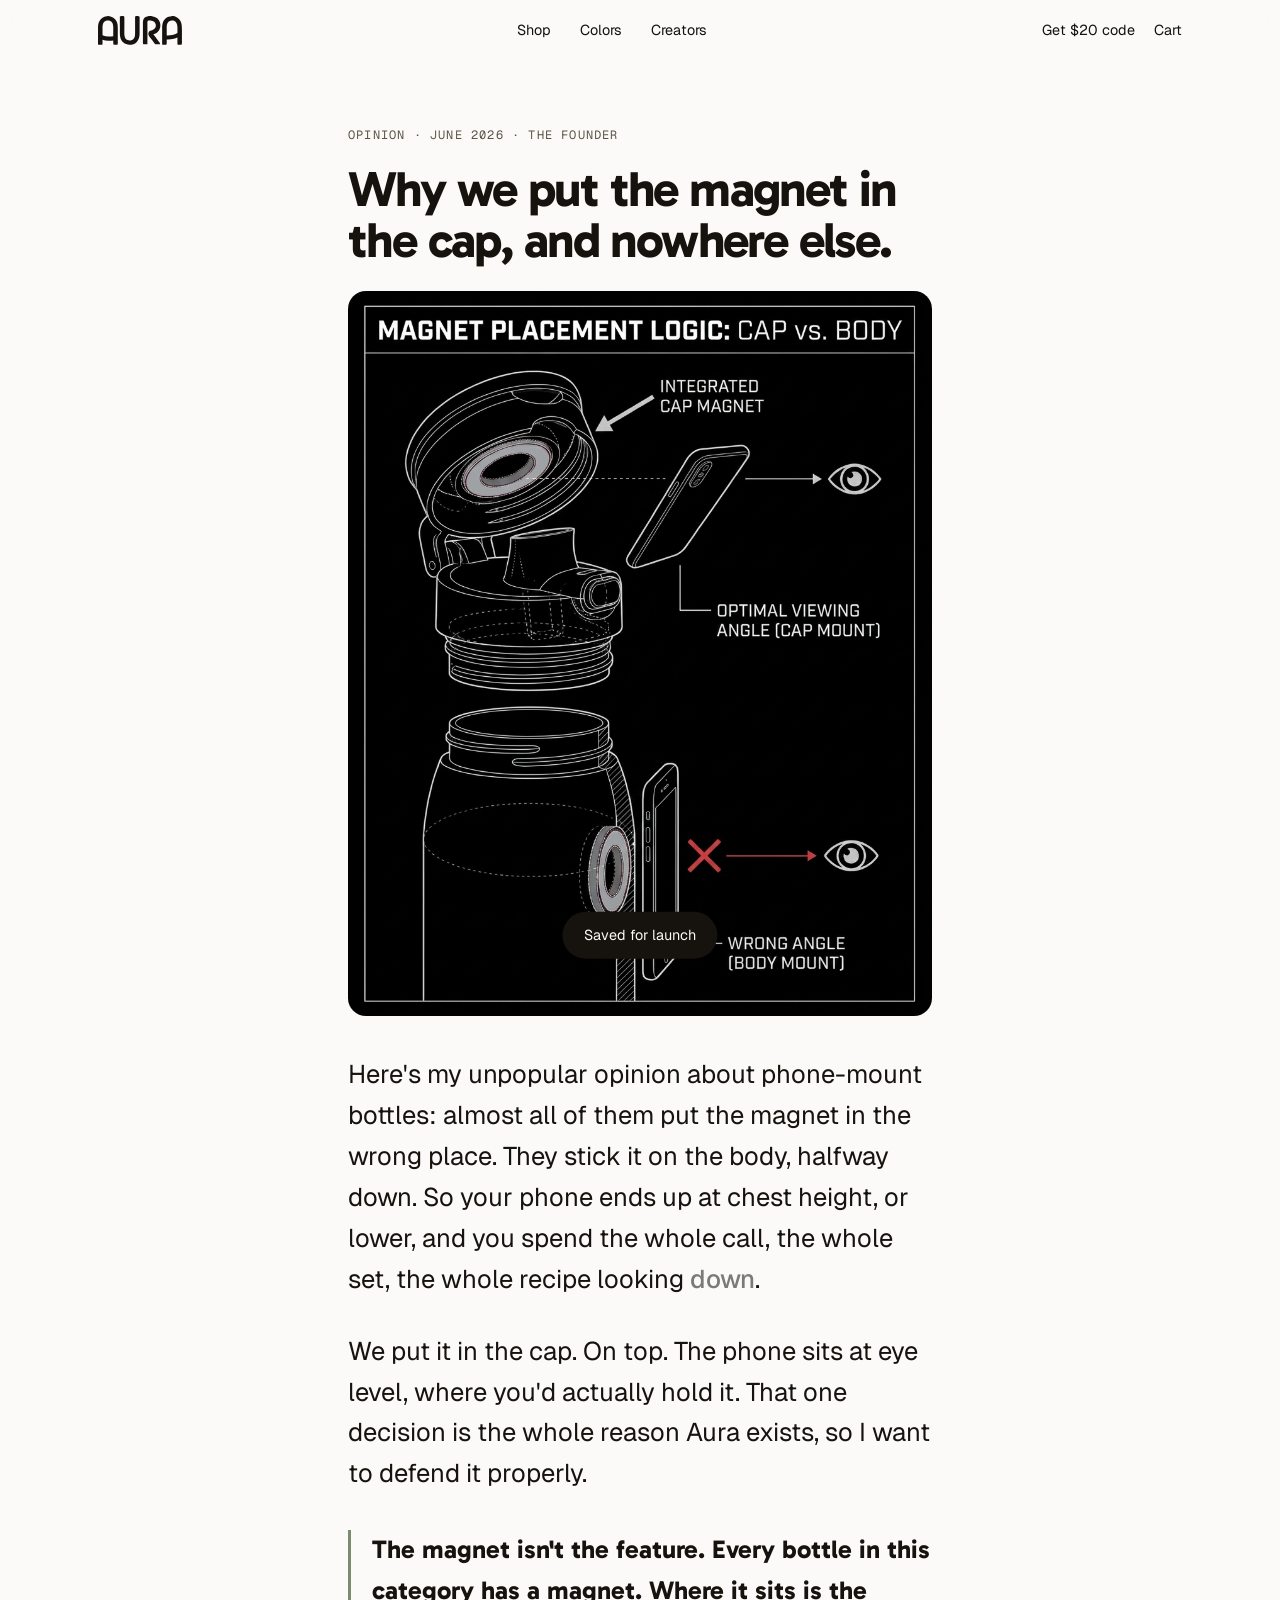
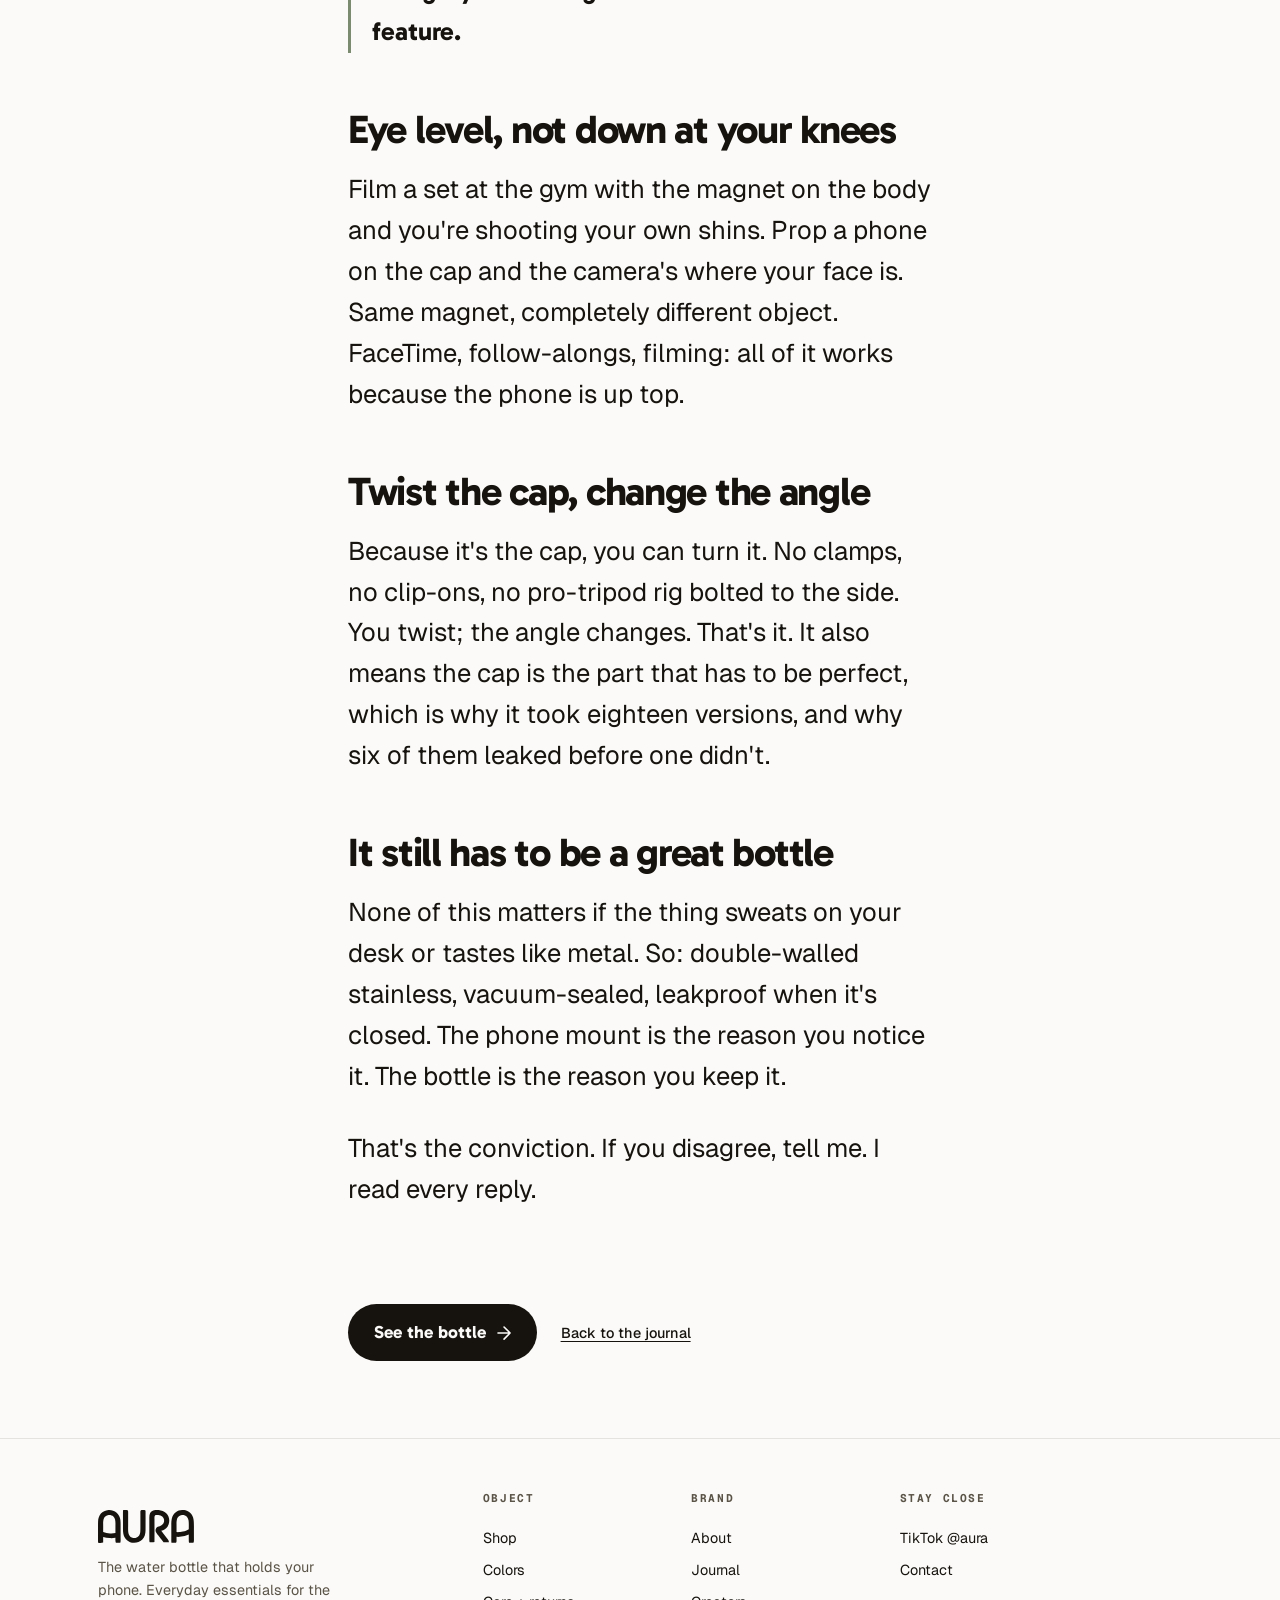
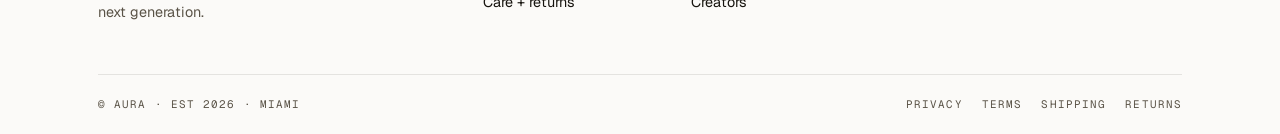
<file: journal-why-the-cap.html>
<!doctype html>
<html lang="en">
<head>
  <meta charset="utf-8" />
  <meta name="viewport" content="width=device-width, initial-scale=1, viewport-fit=cover" />
  <title>Aura · Why we put the magnet in the cap.</title>
  <meta name="description" content="Every other MagSafe bottle puts the magnet in the wrong place. Here's the design conviction behind putting it in the cap: your phone at eye level." />
  <link rel="preconnect" href="https://fonts.googleapis.com" />
  <link rel="preconnect" href="https://fonts.gstatic.com" crossorigin />
  <link href="https://fonts.googleapis.com/css2?family=Gabarito:wght@400;500;600;700;800;900&family=Geist:wght@300;400;500;600&family=Geist+Mono:wght@400;500&display=swap" rel="stylesheet" />
  <link rel="stylesheet" href="assets/aura.css" />
</head>
<body>

<!-- ===== NAV ===== -->
<nav class="nav" id="nav">
  <div class="wrap nav-inner">
    <button class="nav-toggle" aria-label="Open menu"><svg viewBox="0 0 24 24" fill="none" stroke="currentColor" stroke-width="1.4"><path d="M3 6h18M3 12h18M3 18h18" stroke-linecap="round"/></svg></button>
    <a href="index.html" class="logo">Aura</a>
    <div class="nav-links">
      <a href="shop.html">Shop</a>
      <a href="colors.html">Colors</a>
      <a href="creators.html">Creators</a>
    </div>
    <div class="nav-utils">
      <a href="index.html#waitlist">Get $20 code</a>
      <a href="cart.html" aria-label="Cart">Cart <span class="cart-count" data-cart-count style="display:none">0</span></a>
    </div>
  </div>
</nav>
<div class="mobile-nav" id="mobileNav">
  <div class="mobile-nav-top"><a href="index.html" class="logo">Aura</a><button class="mobile-nav-close nav-toggle" aria-label="Close menu"><svg viewBox="0 0 24 24" fill="none" stroke="currentColor" stroke-width="1.4"><path d="M6 6l12 12M18 6L6 18" stroke-linecap="round"/></svg></button></div>
  <div class="mobile-nav-links"><a href="shop.html">Shop</a><a href="colors.html">Colors</a><a href="creators.html">Creators</a><a href="cart.html">Cart</a></div>
  <div class="mobile-nav-foot"><a href="index.html#waitlist">Get $20 code</a><a href="https://www.tiktok.com/@aura">TikTok @aura</a><a href="contact.html">Contact</a></div>
</div>

<!-- ===== ARTICLE ===== -->
<article class="article">
  <div class="article-meta">Opinion · June 2026 · the founder</div>
  <h1>Why we put the magnet in the cap, and nowhere else.</h1>
  <img class="article-hero" src="assets/img/diagram.png" alt="Diagram: magnet placement logic, cap vs body" />
  <div class="article-body">
    <p>Here's my unpopular opinion about phone-mount bottles: almost all of them put the magnet in the wrong place. They stick it on the body, halfway down. So your phone ends up at chest height, or lower, and you spend the whole call, the whole set, the whole recipe looking <em>down</em>.</p>
    <p>We put it in the cap. On top. The phone sits at eye level, where you'd actually hold it. That one decision is the whole reason Aura exists, so I want to defend it properly.</p>

    <blockquote>The magnet isn't the feature. Every bottle in this category has a magnet. Where it sits is the feature.</blockquote>

    <h2>Eye level, not down at your knees</h2>
    <p>Film a set at the gym with the magnet on the body and you're shooting your own shins. Prop a phone on the cap and the camera's where your face is. Same magnet, completely different object. FaceTime, follow-alongs, filming: all of it works because the phone is up top.</p>

    <h2>Twist the cap, change the angle</h2>
    <p>Because it's the cap, you can turn it. No clamps, no clip-ons, no pro-tripod rig bolted to the side. You twist; the angle changes. That's it. It also means the cap is the part that has to be perfect, which is why it took eighteen versions, and why six of them leaked before one didn't.</p>

    <h2>It still has to be a great bottle</h2>
    <p>None of this matters if the thing sweats on your desk or tastes like metal. So: double-walled stainless, vacuum-sealed, leakproof when it's closed. The phone mount is the reason you notice it. The bottle is the reason you keep it.</p>

    <p>That's the conviction. If you disagree, tell me. I read every reply.</p>
  </div>
</article>
<div class="wrap" style="max-width:680px;padding-bottom:clamp(3rem,6vw,5rem)">
  <a class="btn" href="shop.html">See the bottle <svg class="arr" viewBox="0 0 14 14" fill="none"><path d="M1 7H13M13 7L7 1M13 7L7 13" stroke="currentColor" stroke-width="1.6" stroke-linecap="round" stroke-linejoin="round"/></svg></a>
  <a class="text-link" href="journal.html" style="margin-left:1.2rem">Back to the journal</a>
</div>

<!-- ===== FOOTER ===== -->
<footer>
  <div class="wrap">
    <div class="foot-grid">
      <div>
        <a href="index.html" class="logo">Aura</a>
        <p class="note">The water bottle that holds your phone. Everyday essentials for the next generation.</p>
      </div>
      <div class="foot-col"><h4>Object</h4><a href="shop.html">Shop</a><a href="colors.html">Colors</a><a href="returns.html">Care + returns</a></div>
      <div class="foot-col"><h4>Brand</h4><a href="about.html">About</a><a href="journal.html">Journal</a><a href="creators.html">Creators</a></div>
      <div class="foot-col"><h4>Stay close</h4><a href="https://www.tiktok.com/@aura">TikTok @aura</a><a href="contact.html">Contact</a></div>
    </div>
    <div class="foot-bottom"><span>© Aura · EST 2026 · Miami</span><span class="links"><a href="privacy.html">Privacy</a><a href="terms.html">Terms</a><a href="shipping.html">Shipping</a><a href="returns.html">Returns</a></span></div>
  </div>
</footer>

<div class="toast" id="toast">Saved for launch</div>
<script src="assets/aura.js"></script>
</body>
</html>
</file>
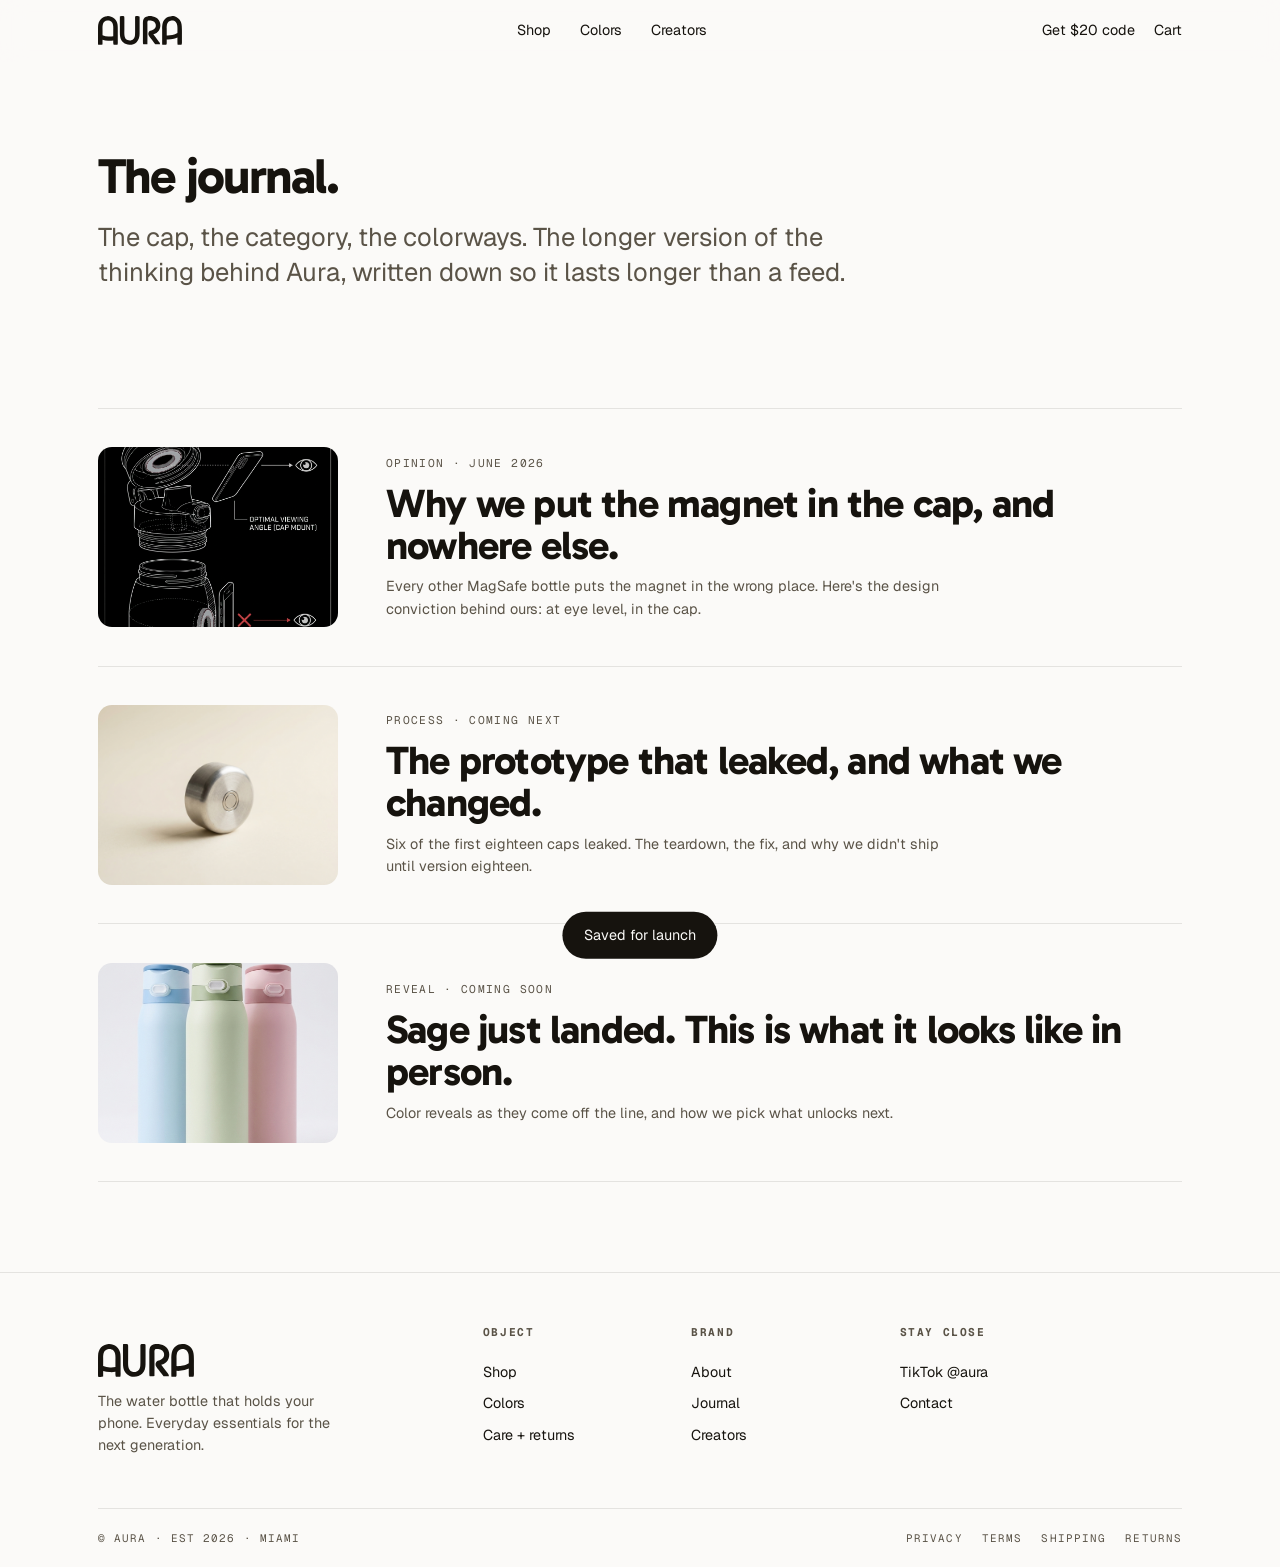
<file: journal.html>
<!doctype html>
<html lang="en">
<head>
  <meta charset="utf-8" />
  <meta name="viewport" content="width=device-width, initial-scale=1, viewport-fit=cover" />
  <title>Aura · The journal.</title>
  <meta name="description" content="The thinking behind Aura: the cap, the decisions, opinions on the category, and colorway reveals." />
  <link rel="preconnect" href="https://fonts.googleapis.com" />
  <link rel="preconnect" href="https://fonts.gstatic.com" crossorigin />
  <link href="https://fonts.googleapis.com/css2?family=Gabarito:wght@400;500;600;700;800;900&family=Geist:wght@300;400;500;600&family=Geist+Mono:wght@400;500&display=swap" rel="stylesheet" />
  <link rel="stylesheet" href="assets/aura.css" />
</head>
<body>

<!-- ===== NAV ===== -->
<nav class="nav" id="nav">
  <div class="wrap nav-inner">
    <button class="nav-toggle" aria-label="Open menu"><svg viewBox="0 0 24 24" fill="none" stroke="currentColor" stroke-width="1.4"><path d="M3 6h18M3 12h18M3 18h18" stroke-linecap="round"/></svg></button>
    <a href="index.html" class="logo">Aura</a>
    <div class="nav-links">
      <a href="shop.html">Shop</a>
      <a href="colors.html">Colors</a>
      <a href="creators.html">Creators</a>
    </div>
    <div class="nav-utils">
      <a href="index.html#waitlist">Get $20 code</a>
      <a href="cart.html" aria-label="Cart">Cart <span class="cart-count" data-cart-count style="display:none">0</span></a>
    </div>
  </div>
</nav>
<div class="mobile-nav" id="mobileNav">
  <div class="mobile-nav-top"><a href="index.html" class="logo">Aura</a><button class="mobile-nav-close nav-toggle" aria-label="Close menu"><svg viewBox="0 0 24 24" fill="none" stroke="currentColor" stroke-width="1.4"><path d="M6 6l12 12M18 6L6 18" stroke-linecap="round"/></svg></button></div>
  <div class="mobile-nav-links"><a href="shop.html">Shop</a><a href="colors.html">Colors</a><a href="creators.html">Creators</a><a href="cart.html">Cart</a></div>
  <div class="mobile-nav-foot"><a href="index.html#waitlist">Get $20 code</a><a href="https://www.tiktok.com/@aura">TikTok @aura</a><a href="contact.html">Contact</a></div>
</div>

<!-- ===== HEADER ===== -->
<header class="page-head">
  <div class="wrap">
    <h1>The journal.</h1>
    <p class="lede">The cap, the category, the colorways. The longer version of the thinking behind Aura, written down so it lasts longer than a feed.</p>
  </div>
</header>

<!-- ===== LIST ===== -->
<section style="padding-block:clamp(1rem,3vw,2rem) clamp(4rem,7vw,7rem)">
  <div class="wrap">
    <div class="journal-list">
      <a class="jrow reveal" href="journal-why-the-cap.html">
        <div class="jrow-img"><img src="assets/img/diagram.png" alt="Diagram: magnet placement logic, cap vs body"></div>
        <div>
          <div class="jrow-meta">Opinion · June 2026</div>
          <div class="jrow-title">Why we put the magnet in the cap, and nowhere else.</div>
          <p class="jrow-excerpt">Every other MagSafe bottle puts the magnet in the wrong place. Here's the design conviction behind ours: at eye level, in the cap.</p>
        </div>
      </a>

      <div class="jrow soon reveal">
        <div class="jrow-img"><img src="assets/img/prototype-cap.png" alt="An early machined aluminum prototype of the Aura bottle cap on a cream surface"></div>
        <div>
          <div class="jrow-meta">Process · coming next</div>
          <div class="jrow-title">The prototype that leaked, and what we changed.</div>
          <p class="jrow-excerpt">Six of the first eighteen caps leaked. The teardown, the fix, and why we didn't ship until version eighteen.</p>
        </div>
      </div>

      <div class="jrow soon reveal">
        <div class="jrow-img"><img src="assets/img/three.png" alt="Three AuraFlex colorways"></div>
        <div>
          <div class="jrow-meta">Reveal · coming soon</div>
          <div class="jrow-title">Sage just landed. This is what it looks like in person.</div>
          <p class="jrow-excerpt">Color reveals as they come off the line, and how we pick what unlocks next.</p>
        </div>
      </div>
    </div>
  </div>
</section>

<!-- ===== FOOTER ===== -->
<footer>
  <div class="wrap">
    <div class="foot-grid">
      <div>
        <a href="index.html" class="logo">Aura</a>
        <p class="note">The water bottle that holds your phone. Everyday essentials for the next generation.</p>
      </div>
      <div class="foot-col"><h4>Object</h4><a href="shop.html">Shop</a><a href="colors.html">Colors</a><a href="returns.html">Care + returns</a></div>
      <div class="foot-col"><h4>Brand</h4><a href="about.html">About</a><a href="journal.html">Journal</a><a href="creators.html">Creators</a></div>
      <div class="foot-col"><h4>Stay close</h4><a href="https://www.tiktok.com/@aura">TikTok @aura</a><a href="contact.html">Contact</a></div>
    </div>
    <div class="foot-bottom"><span>© Aura · EST 2026 · Miami</span><span class="links"><a href="privacy.html">Privacy</a><a href="terms.html">Terms</a><a href="shipping.html">Shipping</a><a href="returns.html">Returns</a></span></div>
  </div>
</footer>

<div class="toast" id="toast">Saved for launch</div>
<script src="assets/aura.js"></script>
</body>
</html>
</file>
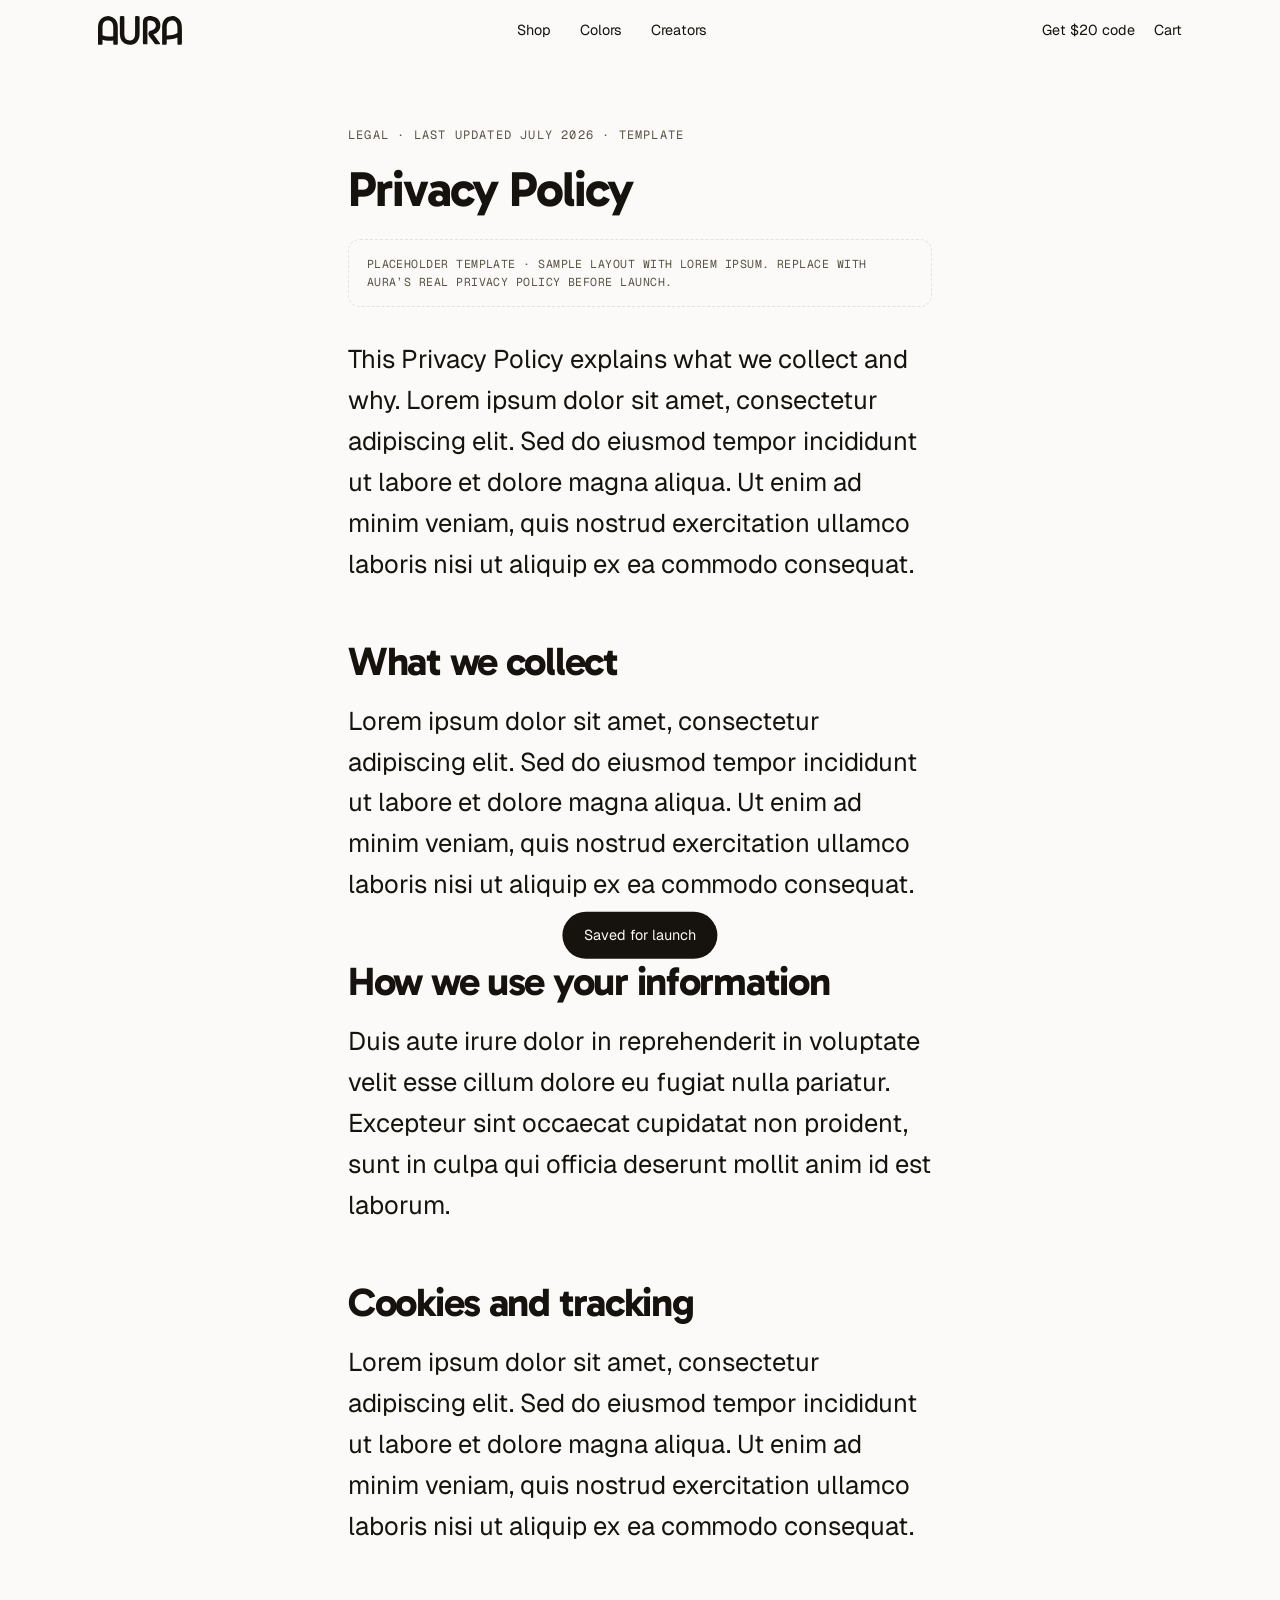
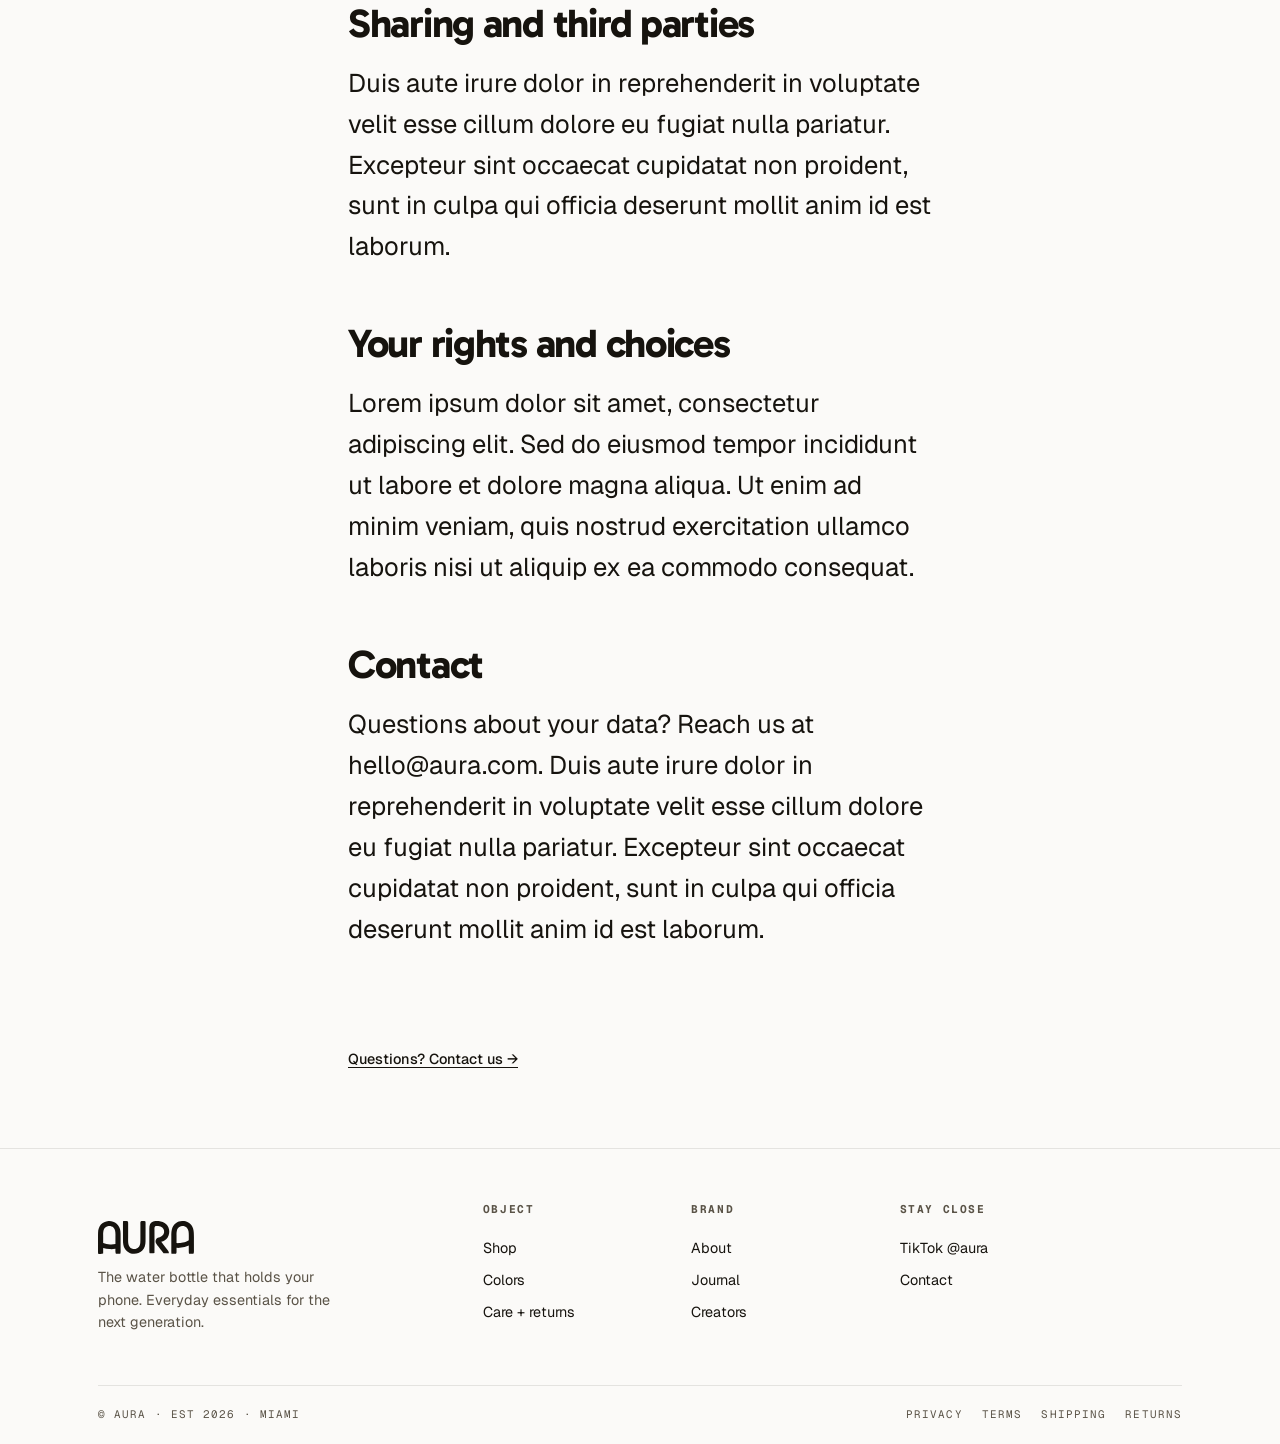
<file: privacy.html>
<!doctype html>
<html lang="en">
<head>
  <meta charset="utf-8" />
  <meta name="viewport" content="width=device-width, initial-scale=1, viewport-fit=cover" />
  <title>Aura &middot; Privacy Policy</title>
  <meta name="description" content="How Aura collects, uses, and protects your information." />
  <link rel="preconnect" href="https://fonts.googleapis.com" />
  <link rel="preconnect" href="https://fonts.gstatic.com" crossorigin />
  <link href="https://fonts.googleapis.com/css2?family=Gabarito:wght@400;500;600;700;800;900&family=Geist:wght@300;400;500;600&family=Geist+Mono:wght@400;500&display=swap" rel="stylesheet" />
  <link rel="stylesheet" href="assets/aura.css" />
</head>
<body>

<!-- ===== NAV ===== -->
<nav class="nav" id="nav">
  <div class="wrap nav-inner">
    <button class="nav-toggle" aria-label="Open menu"><svg viewBox="0 0 24 24" fill="none" stroke="currentColor" stroke-width="1.4"><path d="M3 6h18M3 12h18M3 18h18" stroke-linecap="round"/></svg></button>
    <a href="index.html" class="logo">Aura</a>
    <div class="nav-links">
      <a href="shop.html">Shop</a>
      <a href="colors.html">Colors</a>
      <a href="creators.html">Creators</a>
    </div>
    <div class="nav-utils">
      <a href="index.html#waitlist">Get $20 code</a>
      <a href="cart.html" aria-label="Cart">Cart <span class="cart-count" data-cart-count style="display:none">0</span></a>
    </div>
  </div>
</nav>
<div class="mobile-nav" id="mobileNav">
  <div class="mobile-nav-top"><a href="index.html" class="logo">Aura</a><button class="mobile-nav-close nav-toggle" aria-label="Close menu"><svg viewBox="0 0 24 24" fill="none" stroke="currentColor" stroke-width="1.4"><path d="M6 6l12 12M18 6L6 18" stroke-linecap="round"/></svg></button></div>
  <div class="mobile-nav-links"><a href="shop.html">Shop</a><a href="colors.html">Colors</a><a href="creators.html">Creators</a><a href="cart.html">Cart</a></div>
  <div class="mobile-nav-foot"><a href="index.html#waitlist">Get $20 code</a><a href="https://www.tiktok.com/@aura">TikTok @aura</a><a href="contact.html">Contact</a></div>
</div>

<!-- ===== ARTICLE ===== -->
<article class="article">
  <div class="article-meta">Legal &middot; Last updated July 2026 &middot; Template</div>
  <h1>Privacy Policy</h1>
  <div class="article-body">
    <div style="margin-bottom:clamp(1.5rem,3vw,2rem);padding:0.9rem 1.1rem;border:1px dashed var(--line);border-radius:12px;font-family:var(--mono);font-size:0.72rem;letter-spacing:0.04em;color:var(--ink-soft);text-transform:uppercase">Placeholder template &middot; sample layout with lorem ipsum. Replace with Aura&rsquo;s real privacy policy before launch.</div>
    <p>This Privacy Policy explains what we collect and why. Lorem ipsum dolor sit amet, consectetur adipiscing elit. Sed do eiusmod tempor incididunt ut labore et dolore magna aliqua. Ut enim ad minim veniam, quis nostrud exercitation ullamco laboris nisi ut aliquip ex ea commodo consequat.</p>
    <h2>What we collect</h2>
    <p>Lorem ipsum dolor sit amet, consectetur adipiscing elit. Sed do eiusmod tempor incididunt ut labore et dolore magna aliqua. Ut enim ad minim veniam, quis nostrud exercitation ullamco laboris nisi ut aliquip ex ea commodo consequat.</p>
    <h2>How we use your information</h2>
    <p>Duis aute irure dolor in reprehenderit in voluptate velit esse cillum dolore eu fugiat nulla pariatur. Excepteur sint occaecat cupidatat non proident, sunt in culpa qui officia deserunt mollit anim id est laborum.</p>
    <h2>Cookies and tracking</h2>
    <p>Lorem ipsum dolor sit amet, consectetur adipiscing elit. Sed do eiusmod tempor incididunt ut labore et dolore magna aliqua. Ut enim ad minim veniam, quis nostrud exercitation ullamco laboris nisi ut aliquip ex ea commodo consequat.</p>
    <h2>Sharing and third parties</h2>
    <p>Duis aute irure dolor in reprehenderit in voluptate velit esse cillum dolore eu fugiat nulla pariatur. Excepteur sint occaecat cupidatat non proident, sunt in culpa qui officia deserunt mollit anim id est laborum.</p>
    <h2>Your rights and choices</h2>
    <p>Lorem ipsum dolor sit amet, consectetur adipiscing elit. Sed do eiusmod tempor incididunt ut labore et dolore magna aliqua. Ut enim ad minim veniam, quis nostrud exercitation ullamco laboris nisi ut aliquip ex ea commodo consequat.</p>
    <h2>Contact</h2>
    <p>Questions about your data? Reach us at hello@aura.com. Duis aute irure dolor in reprehenderit in voluptate velit esse cillum dolore eu fugiat nulla pariatur. Excepteur sint occaecat cupidatat non proident, sunt in culpa qui officia deserunt mollit anim id est laborum.</p>
  </div>
</article>
<div class="wrap" style="max-width:680px;padding-bottom:clamp(3rem,6vw,5rem)">
  <a class="text-link" href="contact.html">Questions? Contact us &rarr;</a>
</div>

<!-- ===== FOOTER ===== -->
<footer>
  <div class="wrap">
    <div class="foot-grid">
      <div>
        <a href="index.html" class="logo">Aura</a>
        <p class="note">The water bottle that holds your phone. Everyday essentials for the next generation.</p>
      </div>
      <div class="foot-col"><h4>Object</h4><a href="shop.html">Shop</a><a href="colors.html">Colors</a><a href="returns.html">Care + returns</a></div>
      <div class="foot-col"><h4>Brand</h4><a href="about.html">About</a><a href="journal.html">Journal</a><a href="creators.html">Creators</a></div>
      <div class="foot-col"><h4>Stay close</h4><a href="https://www.tiktok.com/@aura">TikTok @aura</a><a href="contact.html">Contact</a></div>
    </div>
    <div class="foot-bottom"><span>&copy; Aura &middot; EST 2026 &middot; Miami</span><span class="links"><a href="privacy.html">Privacy</a><a href="terms.html">Terms</a><a href="shipping.html">Shipping</a><a href="returns.html">Returns</a></span></div>
  </div>
</footer>

<div class="toast" id="toast">Saved for launch</div>
<script src="assets/aura.js"></script>
</body>
</html>
</file>
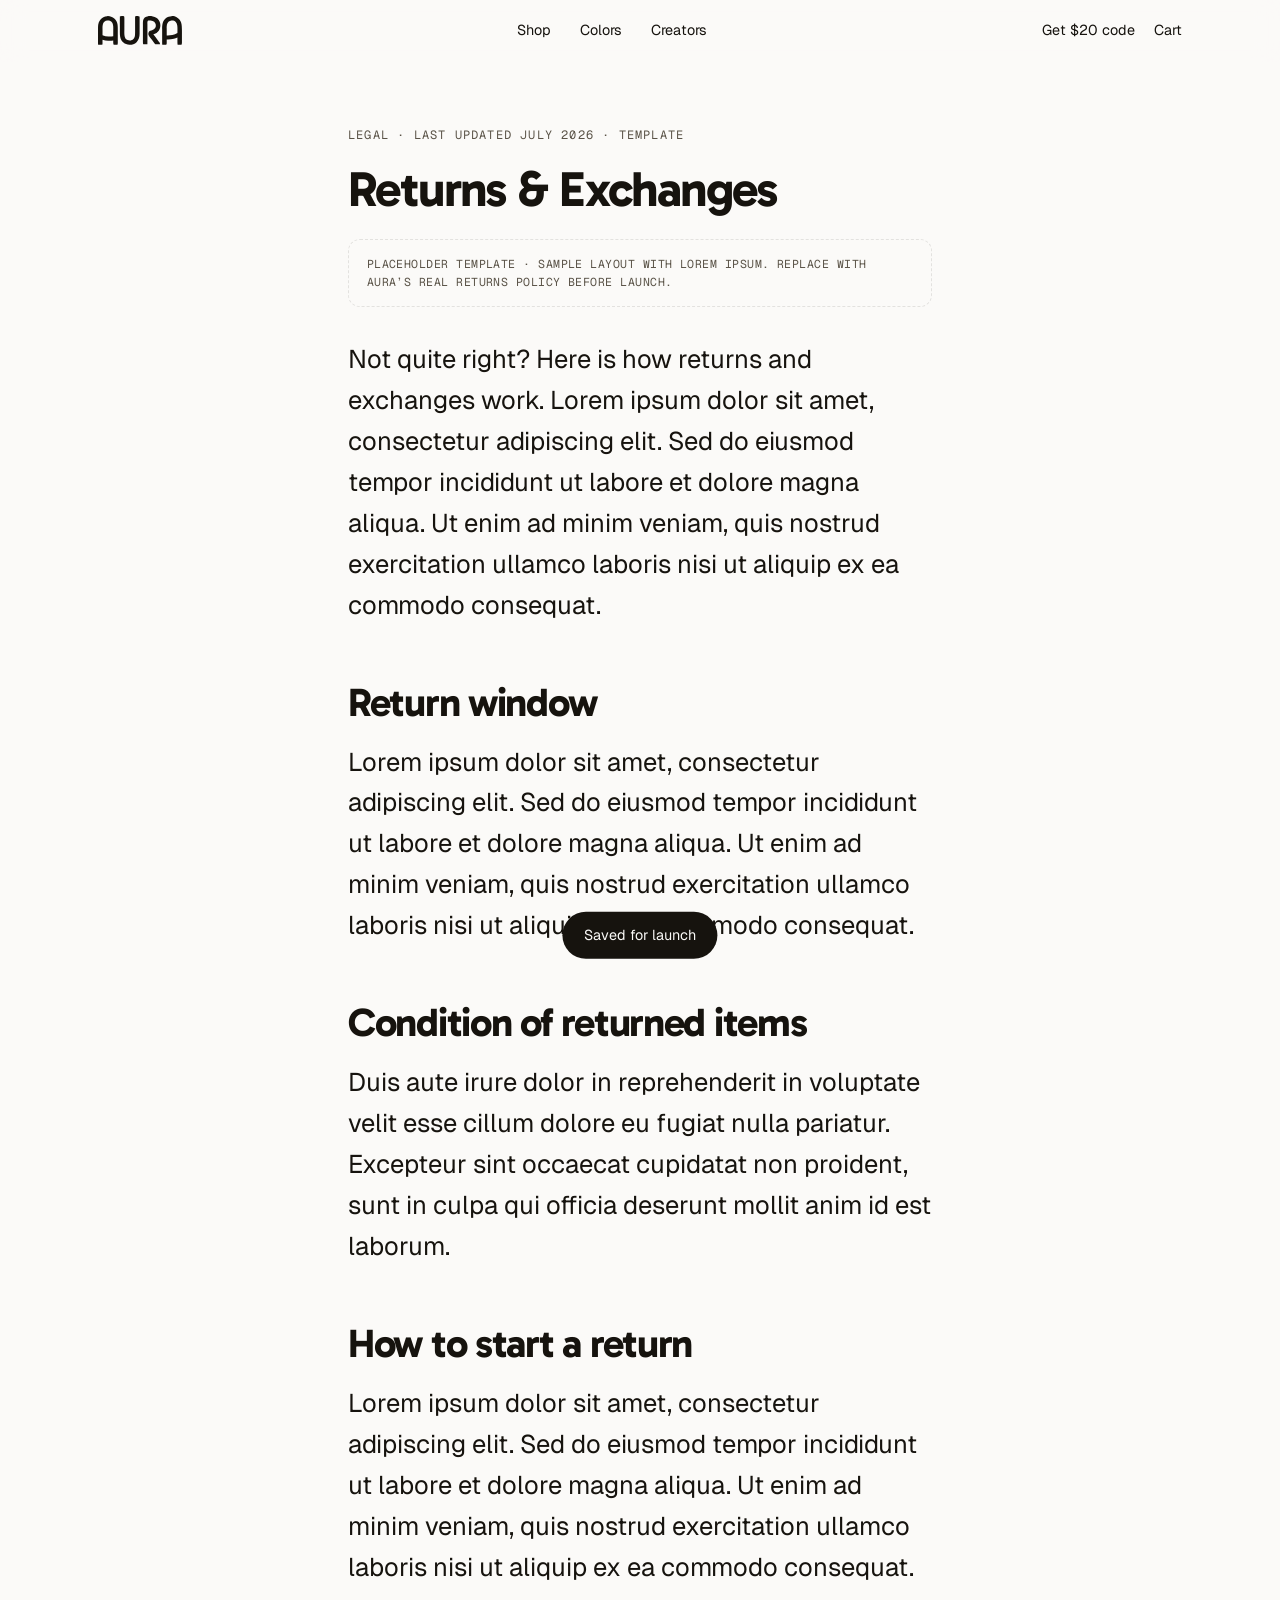
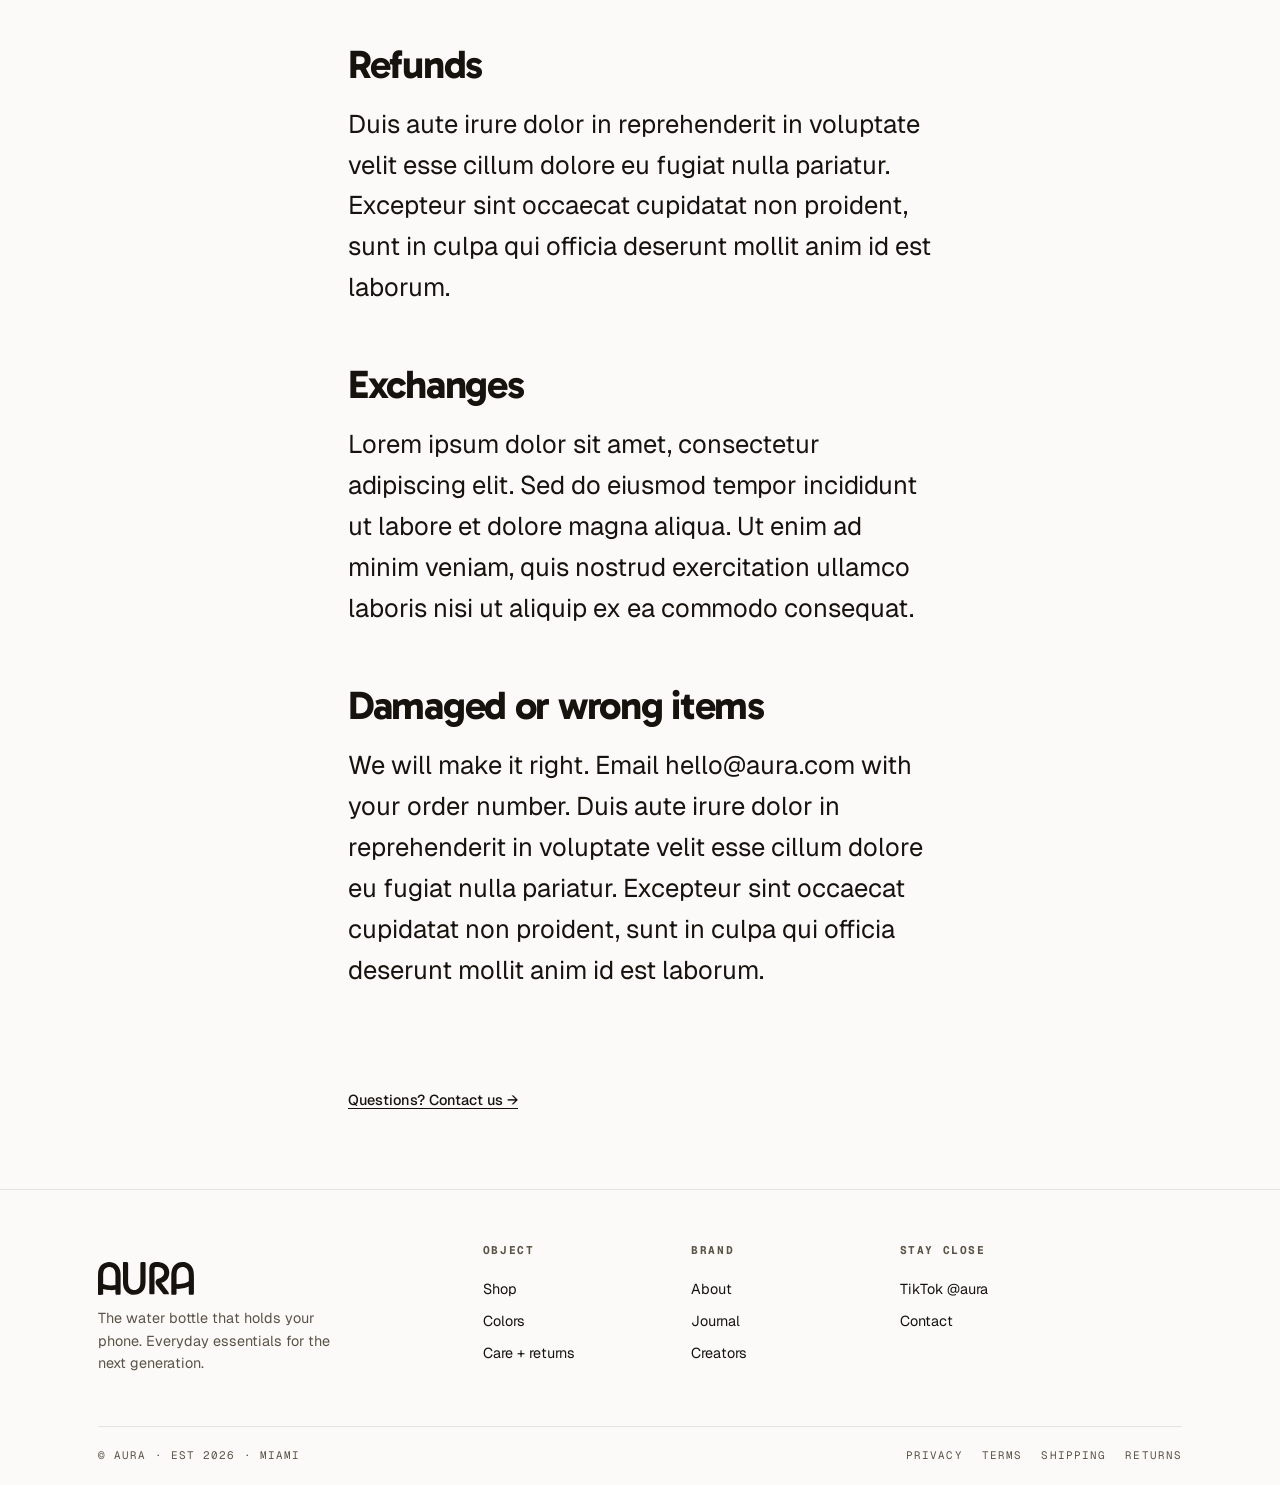
<file: returns.html>
<!doctype html>
<html lang="en">
<head>
  <meta charset="utf-8" />
  <meta name="viewport" content="width=device-width, initial-scale=1, viewport-fit=cover" />
  <title>Aura &middot; Returns &amp; Exchanges</title>
  <meta name="description" content="Our return window, conditions, and how refunds work." />
  <link rel="preconnect" href="https://fonts.googleapis.com" />
  <link rel="preconnect" href="https://fonts.gstatic.com" crossorigin />
  <link href="https://fonts.googleapis.com/css2?family=Gabarito:wght@400;500;600;700;800;900&family=Geist:wght@300;400;500;600&family=Geist+Mono:wght@400;500&display=swap" rel="stylesheet" />
  <link rel="stylesheet" href="assets/aura.css" />
</head>
<body>

<!-- ===== NAV ===== -->
<nav class="nav" id="nav">
  <div class="wrap nav-inner">
    <button class="nav-toggle" aria-label="Open menu"><svg viewBox="0 0 24 24" fill="none" stroke="currentColor" stroke-width="1.4"><path d="M3 6h18M3 12h18M3 18h18" stroke-linecap="round"/></svg></button>
    <a href="index.html" class="logo">Aura</a>
    <div class="nav-links">
      <a href="shop.html">Shop</a>
      <a href="colors.html">Colors</a>
      <a href="creators.html">Creators</a>
    </div>
    <div class="nav-utils">
      <a href="index.html#waitlist">Get $20 code</a>
      <a href="cart.html" aria-label="Cart">Cart <span class="cart-count" data-cart-count style="display:none">0</span></a>
    </div>
  </div>
</nav>
<div class="mobile-nav" id="mobileNav">
  <div class="mobile-nav-top"><a href="index.html" class="logo">Aura</a><button class="mobile-nav-close nav-toggle" aria-label="Close menu"><svg viewBox="0 0 24 24" fill="none" stroke="currentColor" stroke-width="1.4"><path d="M6 6l12 12M18 6L6 18" stroke-linecap="round"/></svg></button></div>
  <div class="mobile-nav-links"><a href="shop.html">Shop</a><a href="colors.html">Colors</a><a href="creators.html">Creators</a><a href="cart.html">Cart</a></div>
  <div class="mobile-nav-foot"><a href="index.html#waitlist">Get $20 code</a><a href="https://www.tiktok.com/@aura">TikTok @aura</a><a href="contact.html">Contact</a></div>
</div>

<!-- ===== ARTICLE ===== -->
<article class="article">
  <div class="article-meta">Legal &middot; Last updated July 2026 &middot; Template</div>
  <h1>Returns &amp; Exchanges</h1>
  <div class="article-body">
    <div style="margin-bottom:clamp(1.5rem,3vw,2rem);padding:0.9rem 1.1rem;border:1px dashed var(--line);border-radius:12px;font-family:var(--mono);font-size:0.72rem;letter-spacing:0.04em;color:var(--ink-soft);text-transform:uppercase">Placeholder template &middot; sample layout with lorem ipsum. Replace with Aura&rsquo;s real returns policy before launch.</div>
    <p>Not quite right? Here is how returns and exchanges work. Lorem ipsum dolor sit amet, consectetur adipiscing elit. Sed do eiusmod tempor incididunt ut labore et dolore magna aliqua. Ut enim ad minim veniam, quis nostrud exercitation ullamco laboris nisi ut aliquip ex ea commodo consequat.</p>
    <h2>Return window</h2>
    <p>Lorem ipsum dolor sit amet, consectetur adipiscing elit. Sed do eiusmod tempor incididunt ut labore et dolore magna aliqua. Ut enim ad minim veniam, quis nostrud exercitation ullamco laboris nisi ut aliquip ex ea commodo consequat.</p>
    <h2>Condition of returned items</h2>
    <p>Duis aute irure dolor in reprehenderit in voluptate velit esse cillum dolore eu fugiat nulla pariatur. Excepteur sint occaecat cupidatat non proident, sunt in culpa qui officia deserunt mollit anim id est laborum.</p>
    <h2>How to start a return</h2>
    <p>Lorem ipsum dolor sit amet, consectetur adipiscing elit. Sed do eiusmod tempor incididunt ut labore et dolore magna aliqua. Ut enim ad minim veniam, quis nostrud exercitation ullamco laboris nisi ut aliquip ex ea commodo consequat.</p>
    <h2>Refunds</h2>
    <p>Duis aute irure dolor in reprehenderit in voluptate velit esse cillum dolore eu fugiat nulla pariatur. Excepteur sint occaecat cupidatat non proident, sunt in culpa qui officia deserunt mollit anim id est laborum.</p>
    <h2>Exchanges</h2>
    <p>Lorem ipsum dolor sit amet, consectetur adipiscing elit. Sed do eiusmod tempor incididunt ut labore et dolore magna aliqua. Ut enim ad minim veniam, quis nostrud exercitation ullamco laboris nisi ut aliquip ex ea commodo consequat.</p>
    <h2>Damaged or wrong items</h2>
    <p>We will make it right. Email hello@aura.com with your order number. Duis aute irure dolor in reprehenderit in voluptate velit esse cillum dolore eu fugiat nulla pariatur. Excepteur sint occaecat cupidatat non proident, sunt in culpa qui officia deserunt mollit anim id est laborum.</p>
  </div>
</article>
<div class="wrap" style="max-width:680px;padding-bottom:clamp(3rem,6vw,5rem)">
  <a class="text-link" href="contact.html">Questions? Contact us &rarr;</a>
</div>

<!-- ===== FOOTER ===== -->
<footer>
  <div class="wrap">
    <div class="foot-grid">
      <div>
        <a href="index.html" class="logo">Aura</a>
        <p class="note">The water bottle that holds your phone. Everyday essentials for the next generation.</p>
      </div>
      <div class="foot-col"><h4>Object</h4><a href="shop.html">Shop</a><a href="colors.html">Colors</a><a href="returns.html">Care + returns</a></div>
      <div class="foot-col"><h4>Brand</h4><a href="about.html">About</a><a href="journal.html">Journal</a><a href="creators.html">Creators</a></div>
      <div class="foot-col"><h4>Stay close</h4><a href="https://www.tiktok.com/@aura">TikTok @aura</a><a href="contact.html">Contact</a></div>
    </div>
    <div class="foot-bottom"><span>&copy; Aura &middot; EST 2026 &middot; Miami</span><span class="links"><a href="privacy.html">Privacy</a><a href="terms.html">Terms</a><a href="shipping.html">Shipping</a><a href="returns.html">Returns</a></span></div>
  </div>
</footer>

<div class="toast" id="toast">Saved for launch</div>
<script src="assets/aura.js"></script>
</body>
</html>
</file>
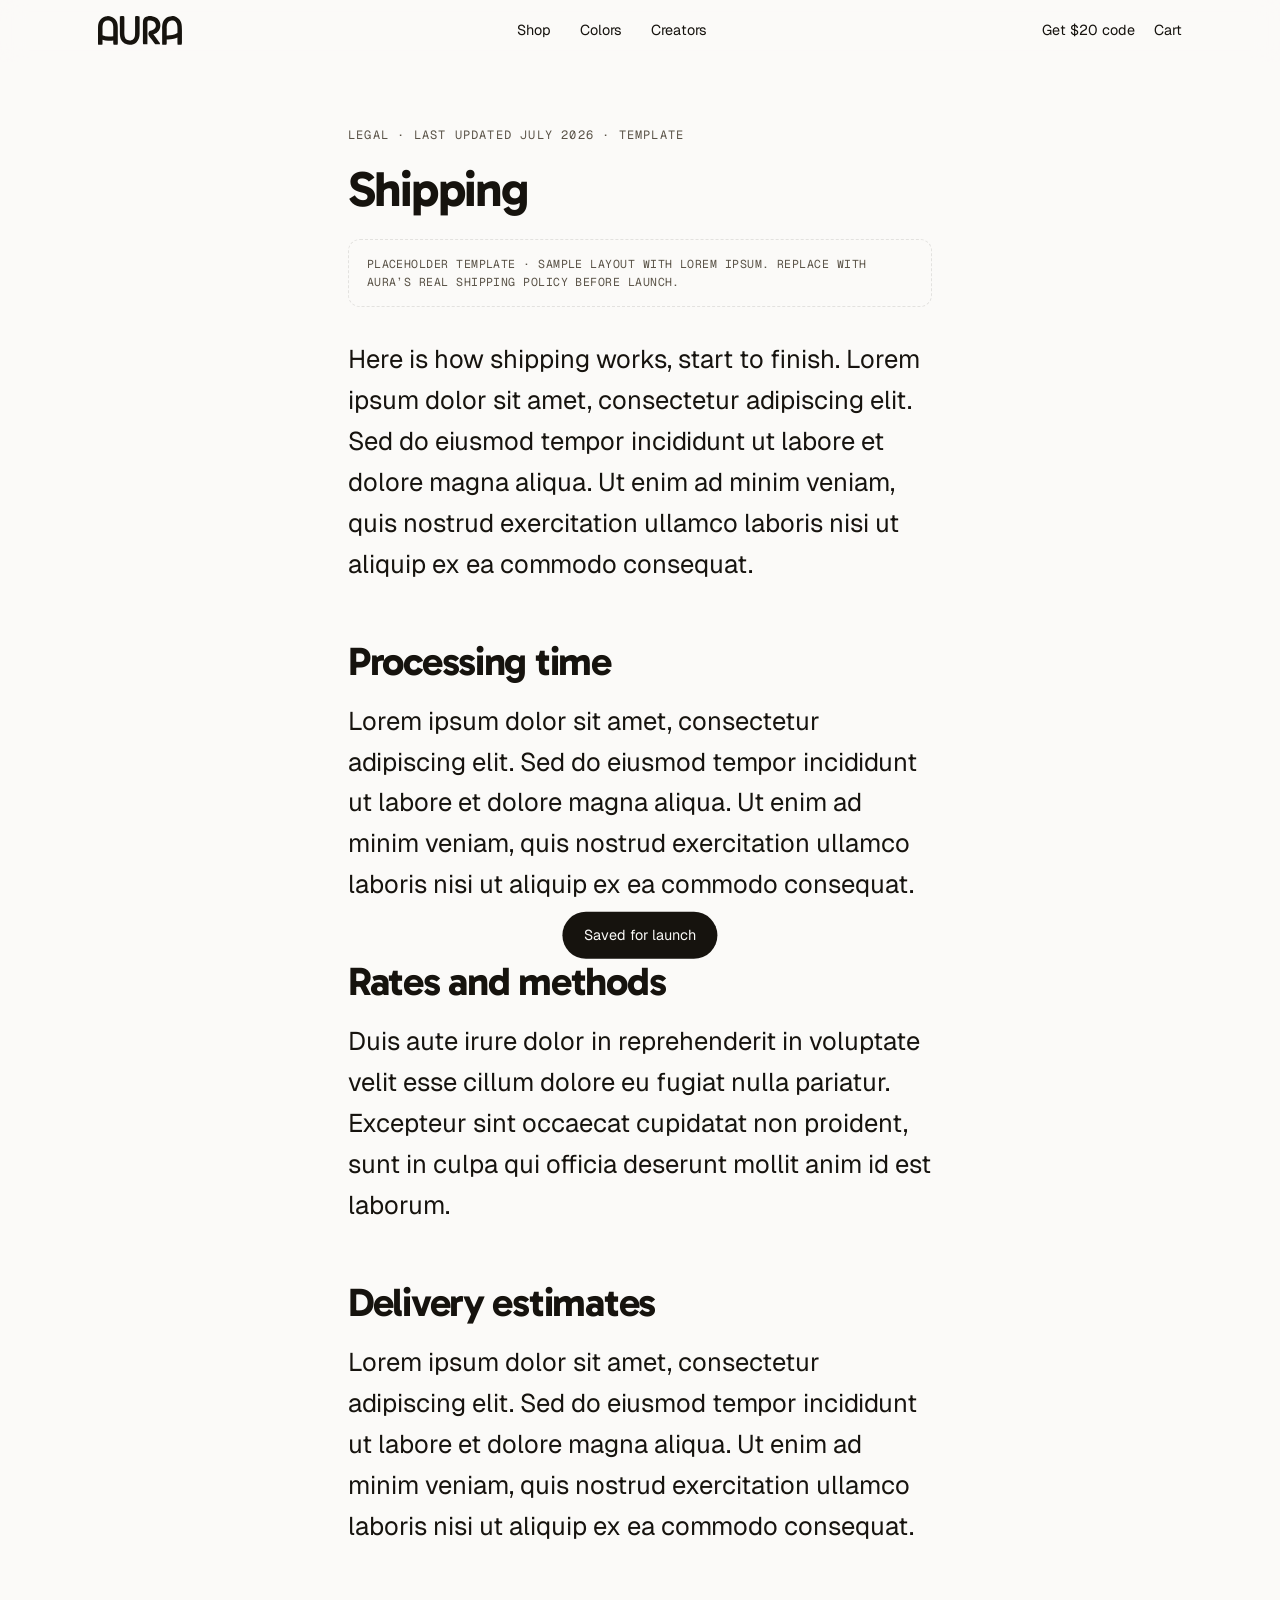
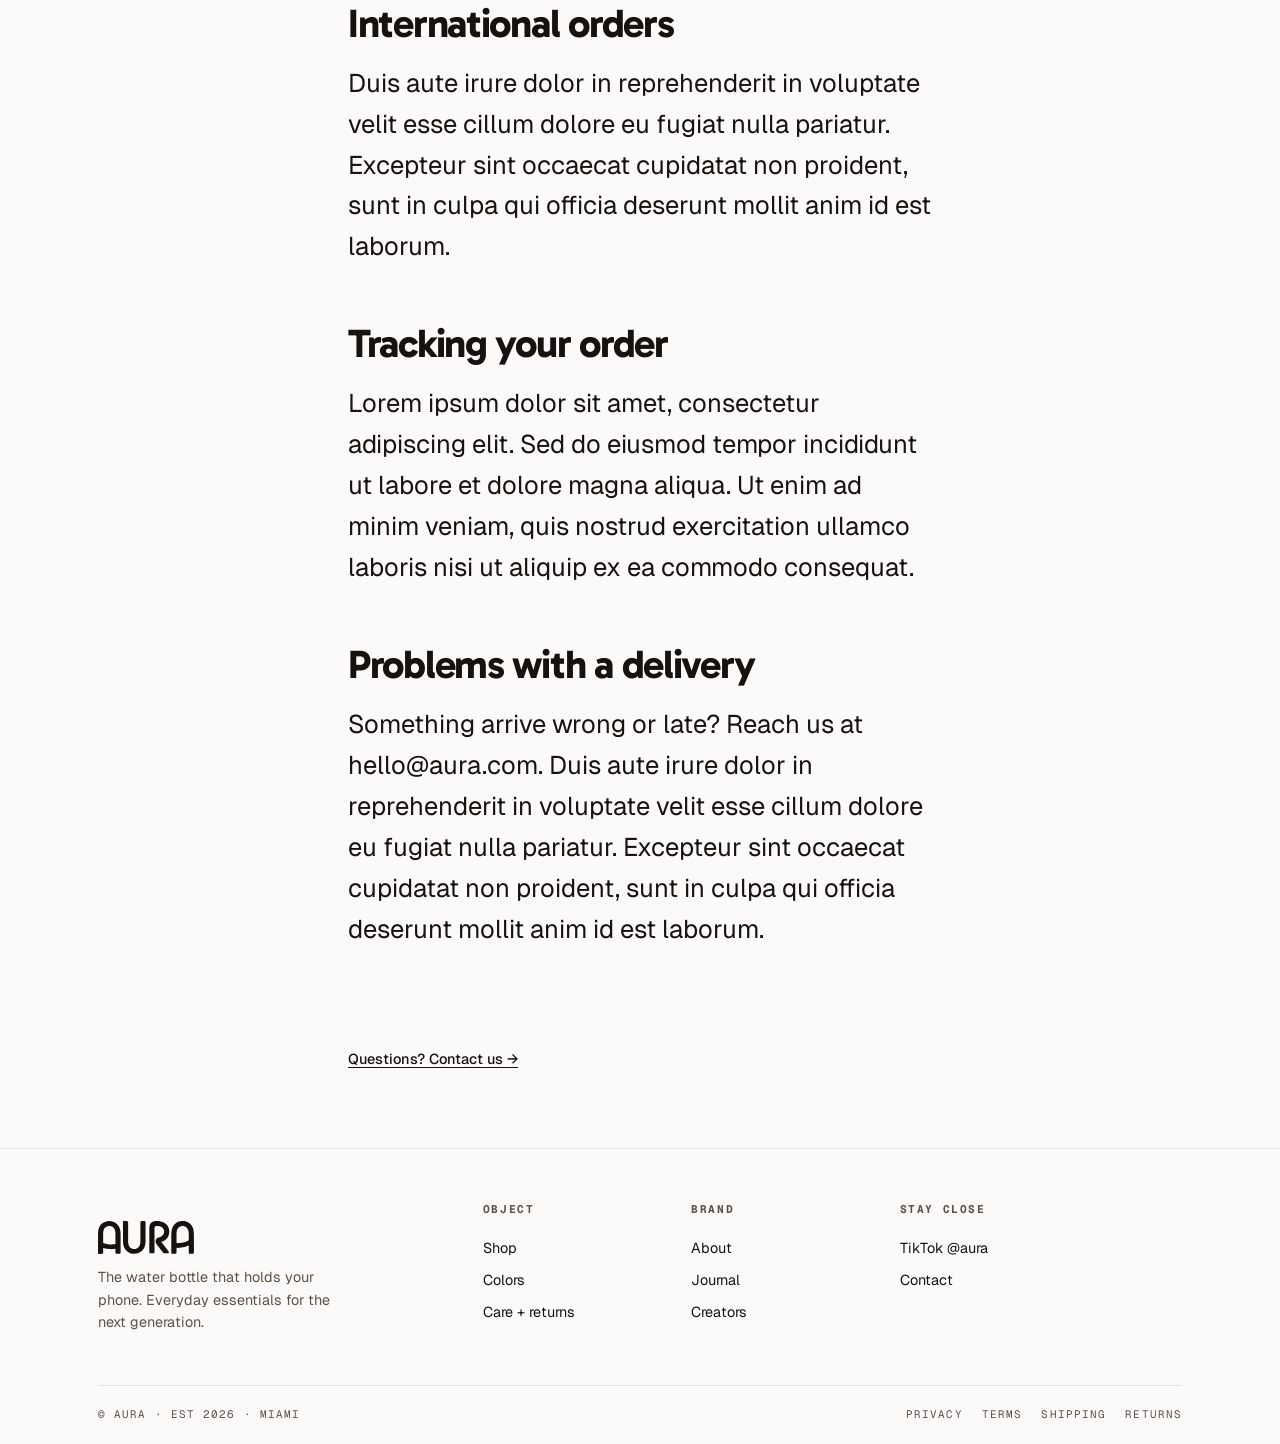
<file: shipping.html>
<!doctype html>
<html lang="en">
<head>
  <meta charset="utf-8" />
  <meta name="viewport" content="width=device-width, initial-scale=1, viewport-fit=cover" />
  <title>Aura &middot; Shipping</title>
  <meta name="description" content="How and when your Aura order gets to you." />
  <link rel="preconnect" href="https://fonts.googleapis.com" />
  <link rel="preconnect" href="https://fonts.gstatic.com" crossorigin />
  <link href="https://fonts.googleapis.com/css2?family=Gabarito:wght@400;500;600;700;800;900&family=Geist:wght@300;400;500;600&family=Geist+Mono:wght@400;500&display=swap" rel="stylesheet" />
  <link rel="stylesheet" href="assets/aura.css" />
</head>
<body>

<!-- ===== NAV ===== -->
<nav class="nav" id="nav">
  <div class="wrap nav-inner">
    <button class="nav-toggle" aria-label="Open menu"><svg viewBox="0 0 24 24" fill="none" stroke="currentColor" stroke-width="1.4"><path d="M3 6h18M3 12h18M3 18h18" stroke-linecap="round"/></svg></button>
    <a href="index.html" class="logo">Aura</a>
    <div class="nav-links">
      <a href="shop.html">Shop</a>
      <a href="colors.html">Colors</a>
      <a href="creators.html">Creators</a>
    </div>
    <div class="nav-utils">
      <a href="index.html#waitlist">Get $20 code</a>
      <a href="cart.html" aria-label="Cart">Cart <span class="cart-count" data-cart-count style="display:none">0</span></a>
    </div>
  </div>
</nav>
<div class="mobile-nav" id="mobileNav">
  <div class="mobile-nav-top"><a href="index.html" class="logo">Aura</a><button class="mobile-nav-close nav-toggle" aria-label="Close menu"><svg viewBox="0 0 24 24" fill="none" stroke="currentColor" stroke-width="1.4"><path d="M6 6l12 12M18 6L6 18" stroke-linecap="round"/></svg></button></div>
  <div class="mobile-nav-links"><a href="shop.html">Shop</a><a href="colors.html">Colors</a><a href="creators.html">Creators</a><a href="cart.html">Cart</a></div>
  <div class="mobile-nav-foot"><a href="index.html#waitlist">Get $20 code</a><a href="https://www.tiktok.com/@aura">TikTok @aura</a><a href="contact.html">Contact</a></div>
</div>

<!-- ===== ARTICLE ===== -->
<article class="article">
  <div class="article-meta">Legal &middot; Last updated July 2026 &middot; Template</div>
  <h1>Shipping</h1>
  <div class="article-body">
    <div style="margin-bottom:clamp(1.5rem,3vw,2rem);padding:0.9rem 1.1rem;border:1px dashed var(--line);border-radius:12px;font-family:var(--mono);font-size:0.72rem;letter-spacing:0.04em;color:var(--ink-soft);text-transform:uppercase">Placeholder template &middot; sample layout with lorem ipsum. Replace with Aura&rsquo;s real shipping policy before launch.</div>
    <p>Here is how shipping works, start to finish. Lorem ipsum dolor sit amet, consectetur adipiscing elit. Sed do eiusmod tempor incididunt ut labore et dolore magna aliqua. Ut enim ad minim veniam, quis nostrud exercitation ullamco laboris nisi ut aliquip ex ea commodo consequat.</p>
    <h2>Processing time</h2>
    <p>Lorem ipsum dolor sit amet, consectetur adipiscing elit. Sed do eiusmod tempor incididunt ut labore et dolore magna aliqua. Ut enim ad minim veniam, quis nostrud exercitation ullamco laboris nisi ut aliquip ex ea commodo consequat.</p>
    <h2>Rates and methods</h2>
    <p>Duis aute irure dolor in reprehenderit in voluptate velit esse cillum dolore eu fugiat nulla pariatur. Excepteur sint occaecat cupidatat non proident, sunt in culpa qui officia deserunt mollit anim id est laborum.</p>
    <h2>Delivery estimates</h2>
    <p>Lorem ipsum dolor sit amet, consectetur adipiscing elit. Sed do eiusmod tempor incididunt ut labore et dolore magna aliqua. Ut enim ad minim veniam, quis nostrud exercitation ullamco laboris nisi ut aliquip ex ea commodo consequat.</p>
    <h2>International orders</h2>
    <p>Duis aute irure dolor in reprehenderit in voluptate velit esse cillum dolore eu fugiat nulla pariatur. Excepteur sint occaecat cupidatat non proident, sunt in culpa qui officia deserunt mollit anim id est laborum.</p>
    <h2>Tracking your order</h2>
    <p>Lorem ipsum dolor sit amet, consectetur adipiscing elit. Sed do eiusmod tempor incididunt ut labore et dolore magna aliqua. Ut enim ad minim veniam, quis nostrud exercitation ullamco laboris nisi ut aliquip ex ea commodo consequat.</p>
    <h2>Problems with a delivery</h2>
    <p>Something arrive wrong or late? Reach us at hello@aura.com. Duis aute irure dolor in reprehenderit in voluptate velit esse cillum dolore eu fugiat nulla pariatur. Excepteur sint occaecat cupidatat non proident, sunt in culpa qui officia deserunt mollit anim id est laborum.</p>
  </div>
</article>
<div class="wrap" style="max-width:680px;padding-bottom:clamp(3rem,6vw,5rem)">
  <a class="text-link" href="contact.html">Questions? Contact us &rarr;</a>
</div>

<!-- ===== FOOTER ===== -->
<footer>
  <div class="wrap">
    <div class="foot-grid">
      <div>
        <a href="index.html" class="logo">Aura</a>
        <p class="note">The water bottle that holds your phone. Everyday essentials for the next generation.</p>
      </div>
      <div class="foot-col"><h4>Object</h4><a href="shop.html">Shop</a><a href="colors.html">Colors</a><a href="returns.html">Care + returns</a></div>
      <div class="foot-col"><h4>Brand</h4><a href="about.html">About</a><a href="journal.html">Journal</a><a href="creators.html">Creators</a></div>
      <div class="foot-col"><h4>Stay close</h4><a href="https://www.tiktok.com/@aura">TikTok @aura</a><a href="contact.html">Contact</a></div>
    </div>
    <div class="foot-bottom"><span>&copy; Aura &middot; EST 2026 &middot; Miami</span><span class="links"><a href="privacy.html">Privacy</a><a href="terms.html">Terms</a><a href="shipping.html">Shipping</a><a href="returns.html">Returns</a></span></div>
  </div>
</footer>

<div class="toast" id="toast">Saved for launch</div>
<script src="assets/aura.js"></script>
</body>
</html>
</file>
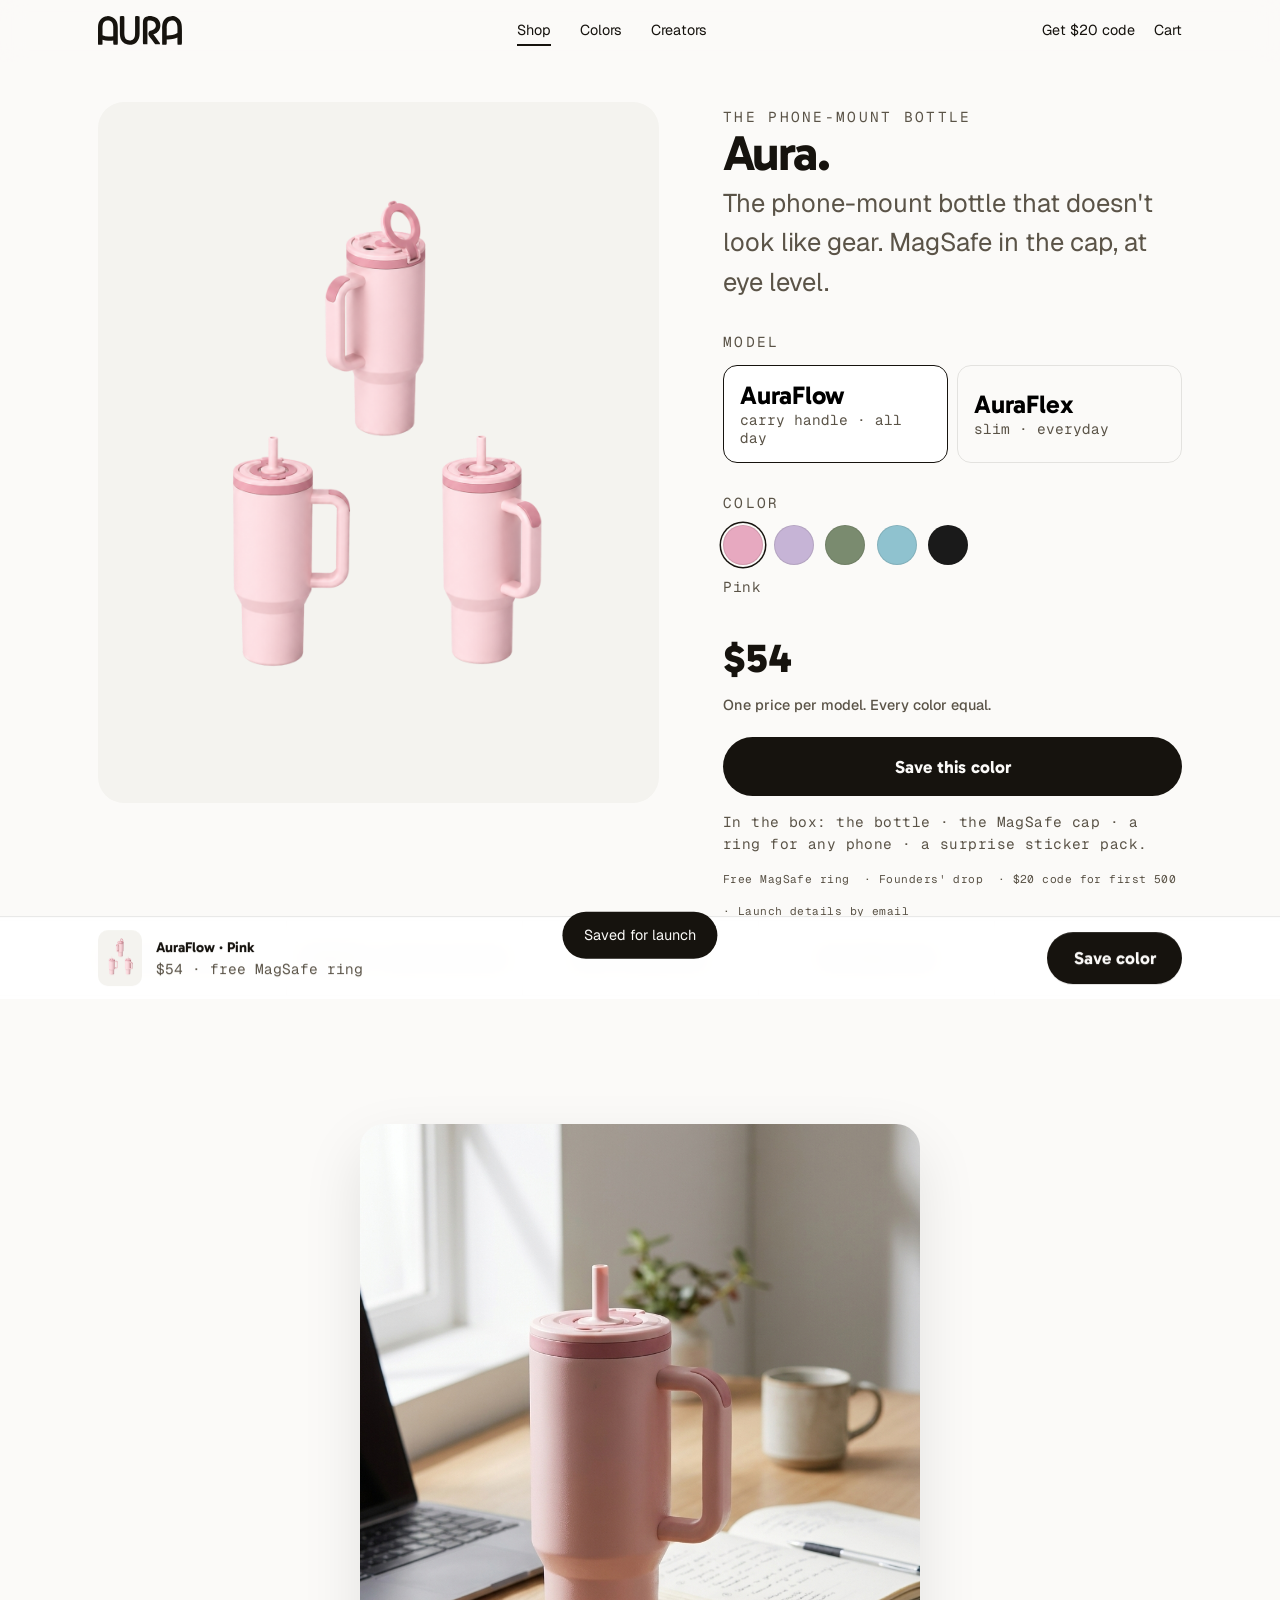
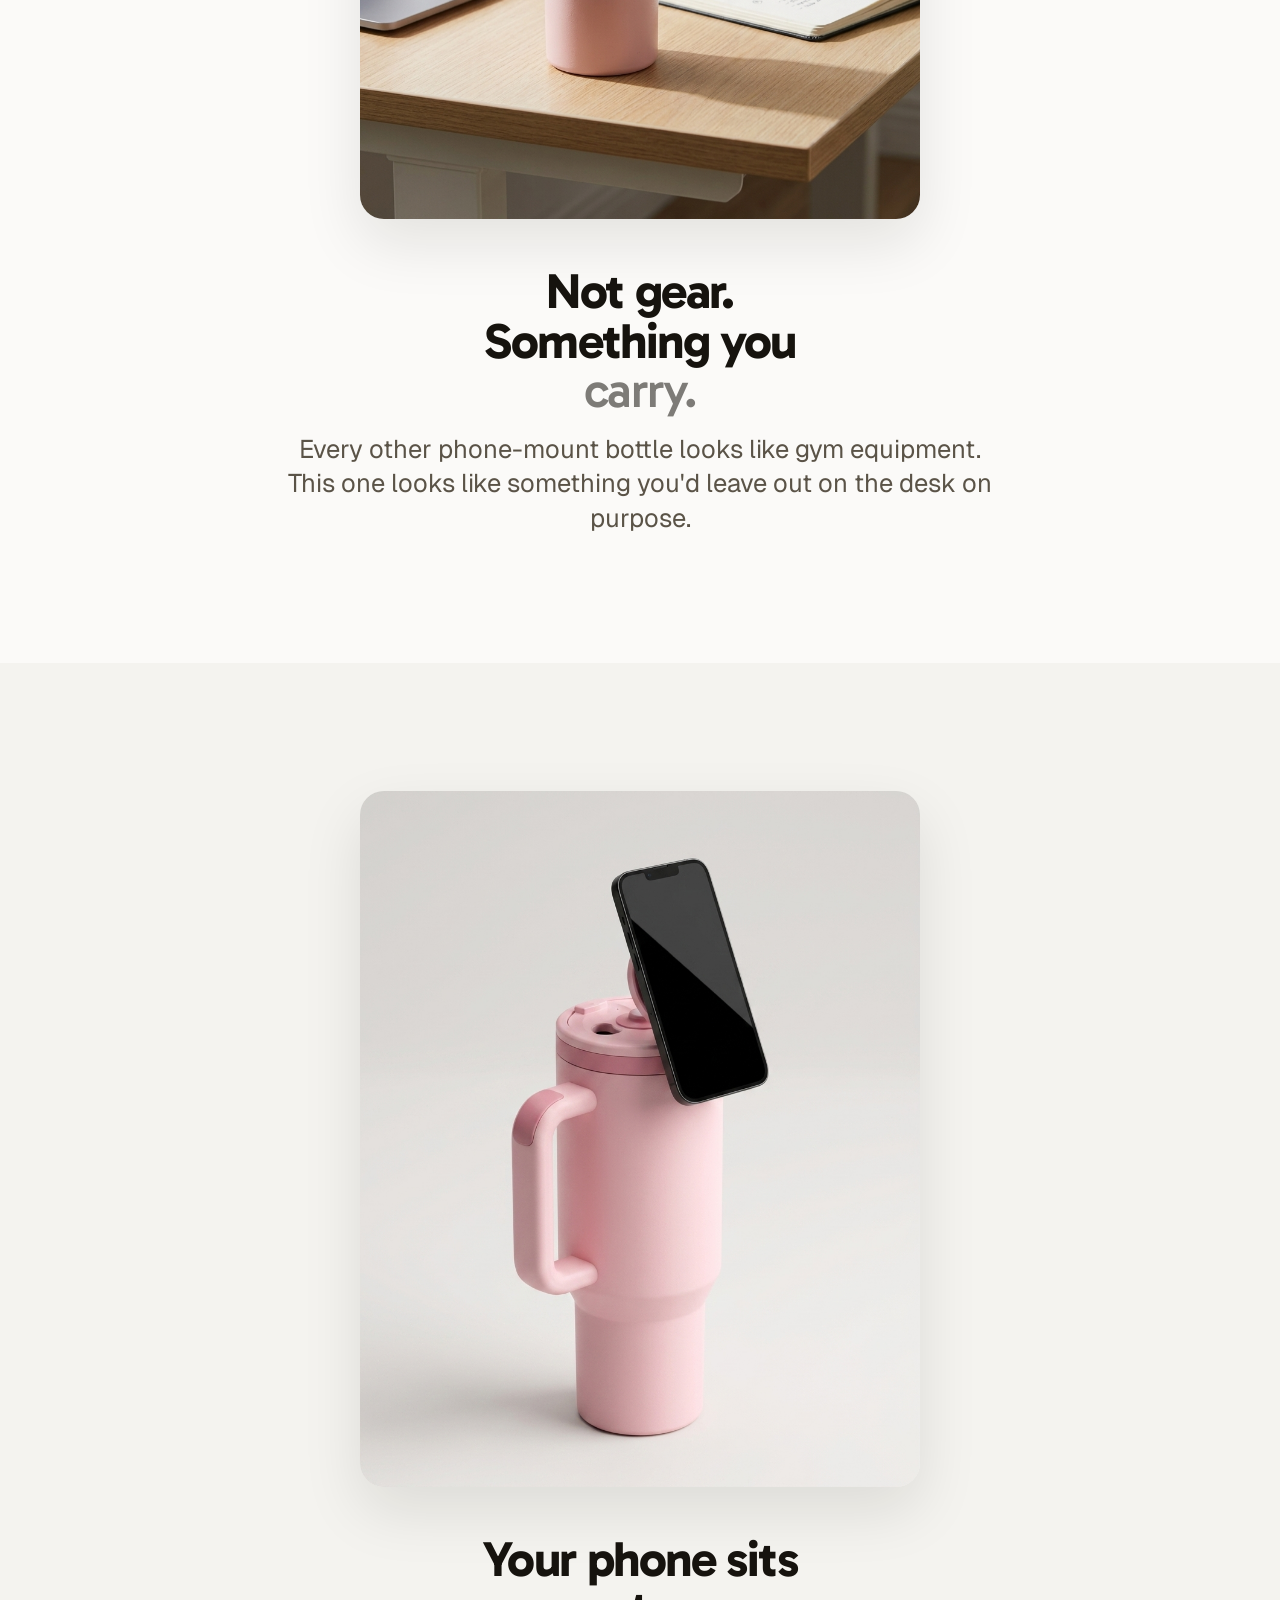
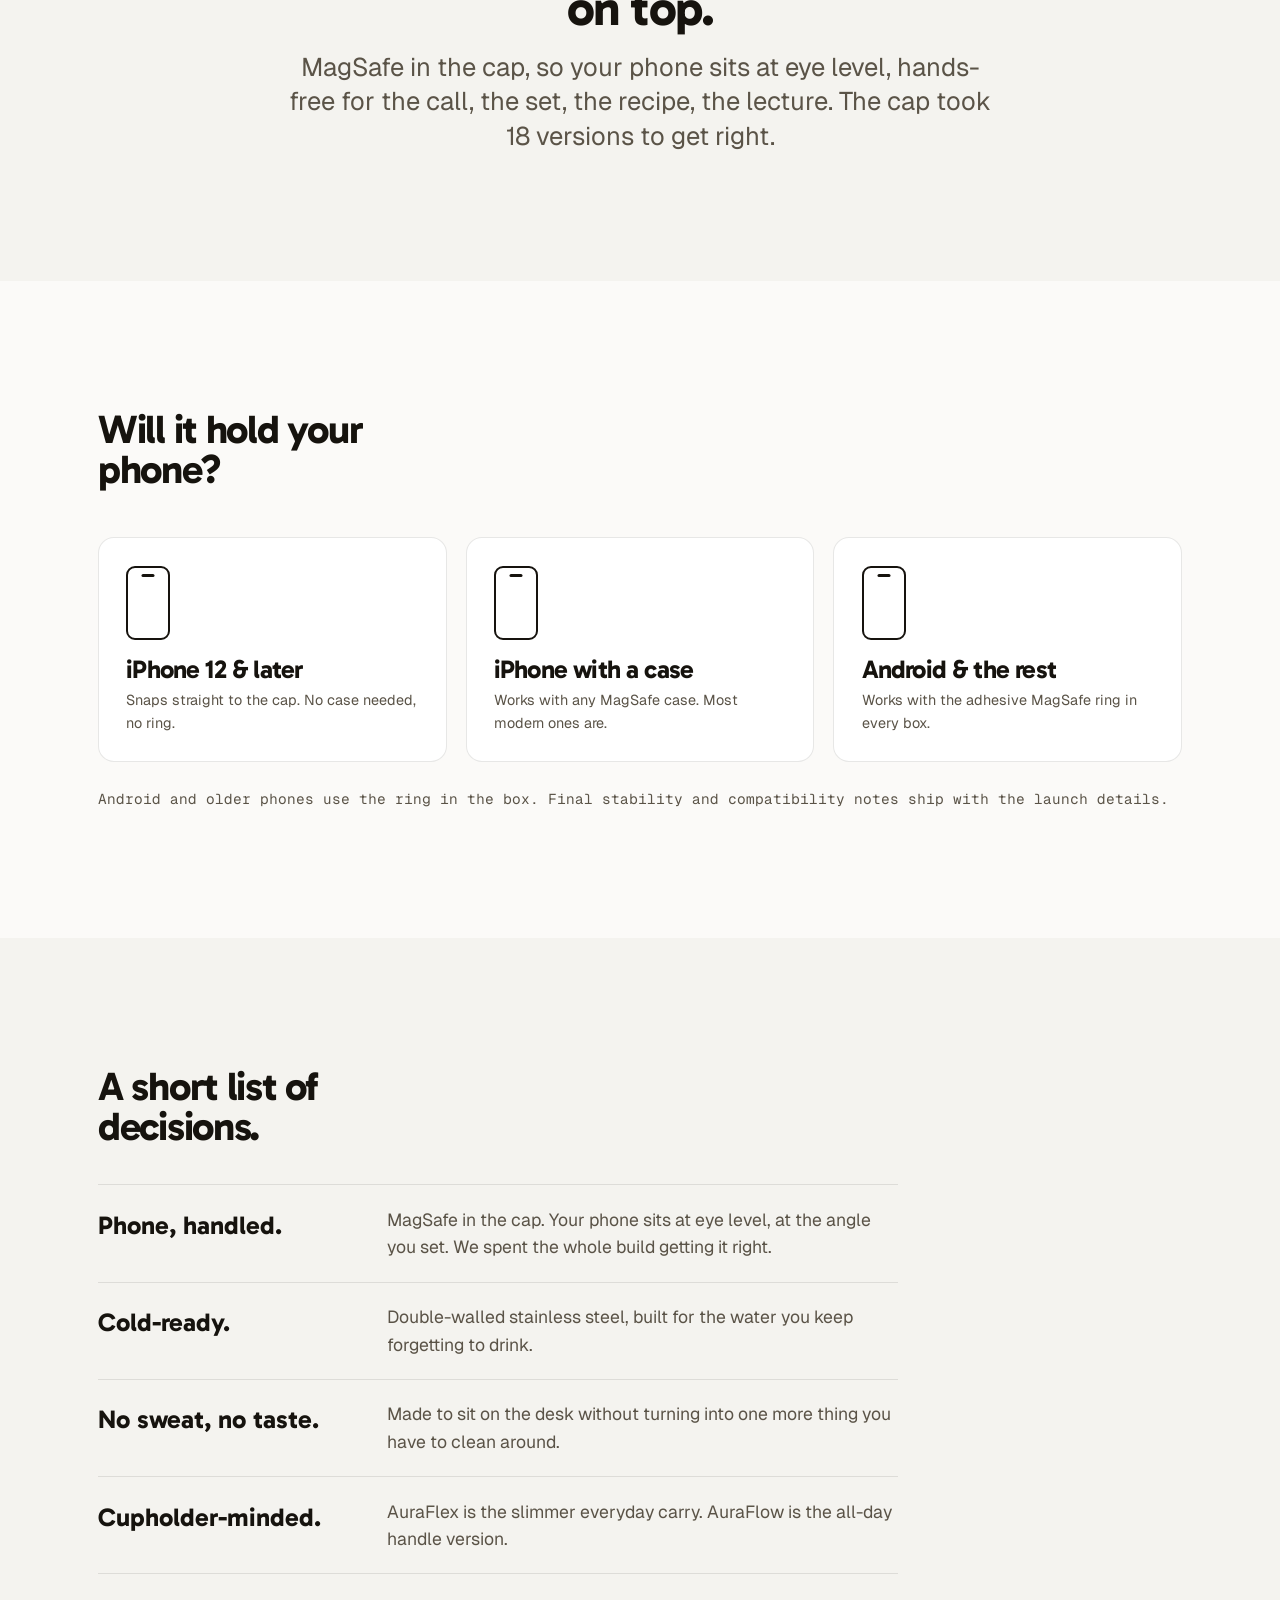
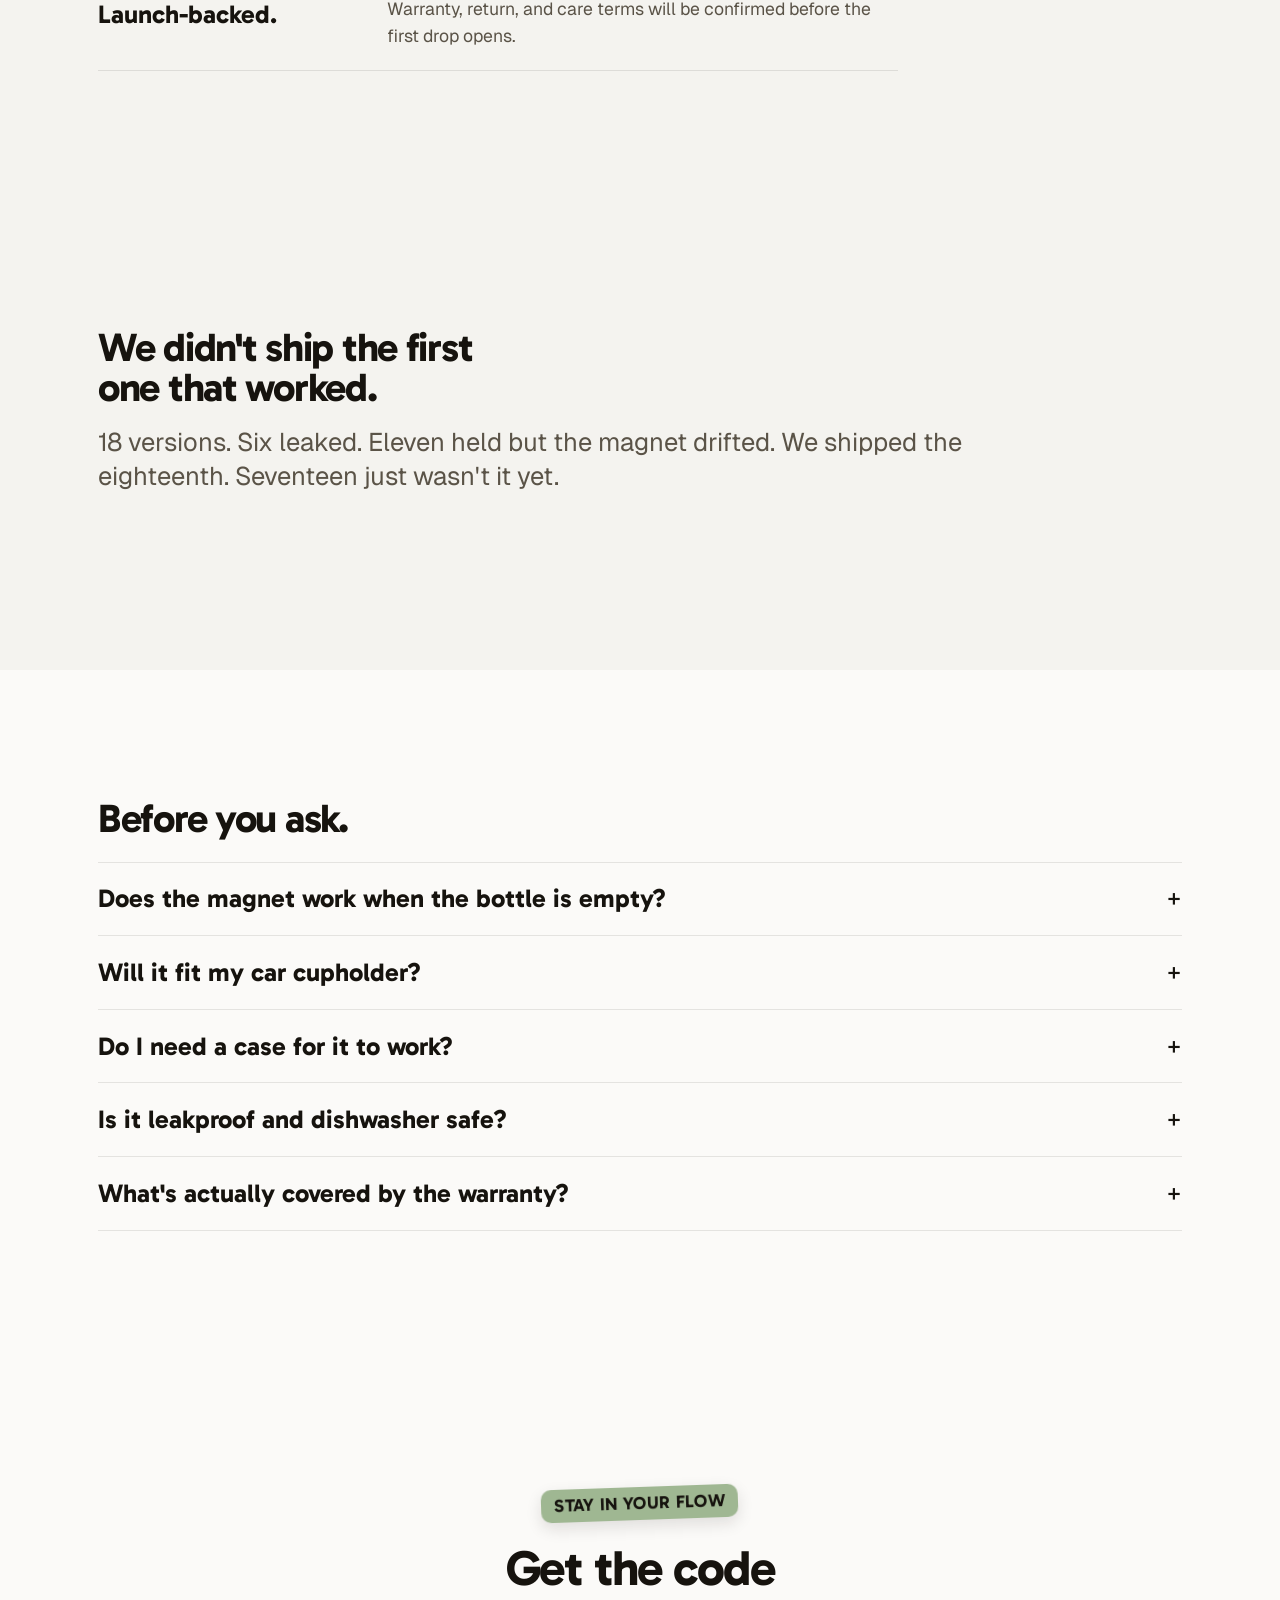
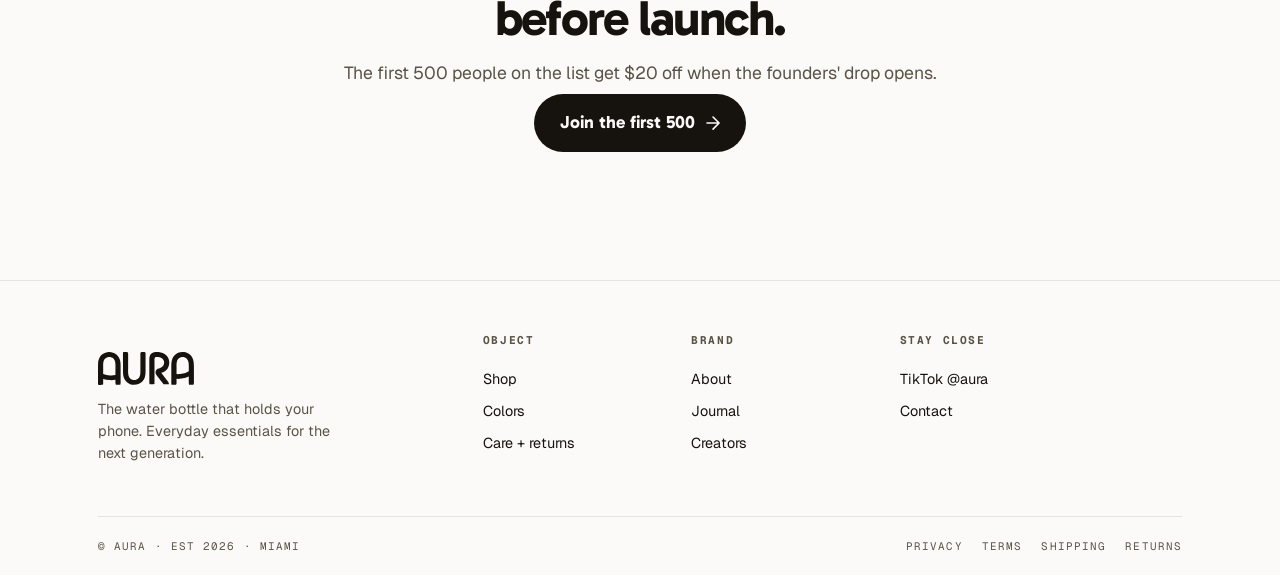
<file: shop.html>
<!doctype html>
<html lang="en">
<head>
  <meta charset="utf-8" />
  <meta name="viewport" content="width=device-width, initial-scale=1, viewport-fit=cover" />
  <title>Aura · the bottle that holds your phone</title>
  <meta name="description" content="Aura. MagSafe in the cap, at eye level. Double-walled stainless steel. One price per model, every color equal. AuraFlow & AuraFlex." />
  <link rel="preconnect" href="https://fonts.googleapis.com" />
  <link rel="preconnect" href="https://fonts.gstatic.com" crossorigin />
  <link href="https://fonts.googleapis.com/css2?family=Gabarito:wght@400;500;600;700;800;900&family=Geist:wght@300;400;500;600&family=Geist+Mono:wght@400;500&display=swap" rel="stylesheet" />
  <link rel="stylesheet" href="assets/aura.css" />
</head>
<body>

<!-- ===== NAV ===== -->
<nav class="nav" id="nav">
  <div class="wrap nav-inner">
    <button class="nav-toggle" aria-label="Open menu"><svg viewBox="0 0 24 24" fill="none" stroke="currentColor" stroke-width="1.4"><path d="M3 6h18M3 12h18M3 18h18" stroke-linecap="round"/></svg></button>
    <a href="index.html" class="logo">Aura</a>
    <div class="nav-links">
      <a href="shop.html" aria-current="page">Shop</a>
      <a href="colors.html">Colors</a>
      <a href="creators.html">Creators</a>
    </div>
    <div class="nav-utils">
      <a href="index.html#waitlist">Get $20 code</a>
      <a href="cart.html" aria-label="Cart">Cart <span class="cart-count" data-cart-count style="display:none">0</span></a>
    </div>
  </div>
</nav>
<div class="mobile-nav" id="mobileNav">
  <div class="mobile-nav-top"><a href="index.html" class="logo">Aura</a><button class="mobile-nav-close nav-toggle" aria-label="Close menu"><svg viewBox="0 0 24 24" fill="none" stroke="currentColor" stroke-width="1.4"><path d="M6 6l12 12M18 6L6 18" stroke-linecap="round"/></svg></button></div>
  <div class="mobile-nav-links"><a href="shop.html">Shop</a><a href="colors.html">Colors</a><a href="creators.html">Creators</a><a href="cart.html">Cart</a></div>
  <div class="mobile-nav-foot"><a href="index.html#waitlist">Get $20 code</a><a href="https://www.tiktok.com/@aura">TikTok @aura</a><a href="contact.html">Contact</a></div>
</div>

<!-- ===== PDP TOP ===== -->
<main class="wrap pdp">
  <div class="gallery">
    <div class="main">
      <img id="pdpMain" src="assets/img/products/auraflow-pink.png" alt="AuraFlow bottle with an iPhone snapped to the MagSafe cap at eye level" />
    </div>
  </div>

  <div class="buy" id="buy">
    <span class="eyebrow">The phone-mount bottle</span>
    <h1>Aura.</h1>
    <p class="sub">The phone-mount bottle that doesn't look like gear. MagSafe in the cap, at eye level.</p>

    <div class="opt">
      <span class="eyebrow">Model</span>
      <div class="sizes">
        <button class="size sel" data-model="AuraFlow" data-price="54"><span class="nm">AuraFlow</span><span class="meta">carry handle · all day</span></button>
        <button class="size" data-model="AuraFlex" data-price="44"><span class="nm">AuraFlex</span><span class="meta">slim · everyday</span></button>
      </div>
    </div>

    <div class="opt">
      <span class="eyebrow">Color</span>
      <div class="swatches" id="swatches"><!-- populated per model by aura.js --></div>
      <div class="swatch-name" id="swName">Pink</div>
    </div>

    <div class="price" id="price">$54
      <small>One price per model. Every color equal.</small>
    </div>
    <button class="btn btn-block" id="addBtn">Save this color</button>
    <p class="fineprint">In the box: the bottle · the MagSafe cap · a ring for any phone · a surprise sticker pack.</p>
    <div class="assure"><span>Free MagSafe ring</span><span>Founders' drop</span><span>$20 code for first 500</span><span>Launch details by email</span></div>
  </div>
</main>

<!-- ===== PROOF BAR ===== -->
<section class="proofbar">
  <ul class="wrap" style="padding-inline:0">
    <li><span class="ic">⌁</span>Eye level, in the cap</li>
    <li><span class="ic">⌖</span>MagSafe + ring for any phone</li>
    <li><span class="ic">◴</span>Built for daily carry</li>
    <li><span class="ic">❄</span>Cold-ready steel</li>
    <li><span class="ic">∞</span>Backed at launch</li>
  </ul>
</section>

<!-- ===== FEATURE MOMENTS (real photography) ===== -->
<section class="feature">
  <div class="wrap reveal">
    <img src="assets/img/lifestyle.png" alt="The Aura bottle left out on a desk beside a laptop and a mug" />
    <h2>Not gear.<br>Something you <em>carry.</em></h2>
    <p>Every other phone-mount bottle looks like gym equipment. This one looks like something you'd leave out on the desk on purpose.</p>
  </div>
</section>

<section class="feature alt">
  <div class="wrap reveal">
    <img src="assets/img/magsafe.png" alt="An iPhone snapped to the Aura MagSafe cap at eye level" />
    <h2>Your phone sits<br>on top.</h2>
    <p>MagSafe in the cap, so your phone sits at eye level, hands-free for the call, the set, the recipe, the lecture. The cap took 18 versions to get right.</p>
  </div>
</section>

<!-- ===== COMPATIBILITY ===== -->
<section class="section">
  <div class="wrap">
    <h2 class="reveal">Will it hold your phone?</h2>
    <div class="compat-grid">
      <div class="compat-card reveal"><div class="ph"></div><h3>iPhone 12 &amp; later</h3><p>Snaps straight to the cap. No case needed, no ring.</p></div>
      <div class="compat-card reveal"><div class="ph"></div><h3>iPhone with a case</h3><p>Works with any MagSafe case. Most modern ones are.</p></div>
      <div class="compat-card reveal"><div class="ph"></div><h3>Android &amp; the rest</h3><p>Works with the adhesive MagSafe ring in every box.</p></div>
    </div>
    <p class="fine reveal">Android and older phones use the ring in the box. Final stability and compatibility notes ship with the launch details.</p>
  </div>
</section>

<!-- ===== SPEC BLOCK (feeling first, spec after) ===== -->
<section class="section" style="background:var(--cream-2)">
  <div class="wrap">
    <h2 class="reveal" style="margin-bottom:clamp(1.5rem,3vw,2.5rem)">A short list of decisions.</h2>
    <!-- VERIFY all specs with engineering before launch: cold/hot hours, 18/8 grade, leakproof rating, magnet hold weight, empty-bottle stability -->
    <div class="specs">
      <div class="spec-row reveal"><div class="k">Phone, handled.</div><div class="v">MagSafe in the cap. Your phone sits at eye level, at the angle you set. We spent the whole build getting it right.</div></div>
      <div class="spec-row reveal"><div class="k">Cold-ready.</div><div class="v">Double-walled stainless steel, built for the water you keep forgetting to drink.</div></div>
      <div class="spec-row reveal"><div class="k">No sweat, no taste.</div><div class="v">Made to sit on the desk without turning into one more thing you have to clean around.</div></div>
      <div class="spec-row reveal"><div class="k">Cupholder-minded.</div><div class="v">AuraFlex is the slimmer everyday carry. AuraFlow is the all-day handle version.</div></div>
      <div class="spec-row reveal"><div class="k">Launch-backed.</div><div class="v">Warranty, return, and care terms will be confirmed before the first drop opens.</div></div>
    </div>
  </div>
</section>

<!-- ===== BUILD STORY (replaces reviews until real reviews exist) ===== -->
<section class="section reviews">
  <div class="wrap">
    <h2 class="reveal" style="max-width:20ch">We didn't ship the first one that worked.</h2>
    <p class="reveal" style="color:var(--ink-soft);max-width:54ch;margin-top:1.1rem;font-size:var(--s-1);line-height:1.35">18 versions. Six leaked. Eleven held but the magnet drifted. We shipped the eighteenth. Seventeen just wasn't it yet.</p>
    <p class="reveal" style="font-family:var(--mono);font-size:var(--s--1);color:var(--ink-soft);margin-top:1.6rem;letter-spacing:0.03em">Real reviews land when the first orders do. We won't fake them.</p>
  </div>
</section>

<!-- ===== FAQ ===== -->
<section class="section">
  <div class="wrap">
    <h2 class="reveal" style="margin-bottom:1.5rem">Before you ask.</h2>
    <div class="q"><button>Does the magnet work when the bottle is empty? <span class="sign">+</span></button><div class="ans"><div><p>The phone sits on the cap, centered over the bottle. Final stability notes will be published before launch.</p></div></div></div>
    <div class="q"><button>Will it fit my car cupholder? <span class="sign">+</span></button><div class="ans"><div><p>AuraFlex is the slimmer everyday carry. AuraFlow is the all-day handle version. Final dimensions will be listed before the first drop opens.</p></div></div></div>
    <div class="q"><button>Do I need a case for it to work? <span class="sign">+</span></button><div class="ans"><div><p>No case needed for iPhone 12 and later. Any MagSafe case works too. For Android or older phones, the adhesive ring in the box adds the magnet.</p></div></div></div>
    <div class="q"><button>Is it leakproof and dishwasher safe? <span class="sign">+</span></button><div class="ans"><div><p>Care, cleaning, and leak-resistance details will be confirmed before launch so nothing ships with vague fine print.</p></div></div></div>
    <div class="q"><button>What's actually covered by the warranty? <span class="sign">+</span></button><div class="ans"><div><p>Warranty and return terms will be posted before orders open. The goal is simple: no receipt hunt, no mystery policy.</p></div></div></div>
  </div>
</section>

<!-- ===== CLOSING / CARE ===== -->
<section class="final" id="care">
  <div class="wrap">
    <span class="sticker" style="background:#9FB792">stay in your flow</span>
    <h2 style="margin-top:1.5rem">Get the code<br>before launch.</h2>
    <p>The first 500 people on the list get $20 off when the founders' drop opens.</p>
    <a class="btn" href="index.html#waitlist">Join the first 500 <svg class="arr" viewBox="0 0 14 14" fill="none"><path d="M1 7H13M13 7L7 1M13 7L7 13" stroke="currentColor" stroke-width="1.6" stroke-linecap="round" stroke-linejoin="round"/></svg></a>
  </div>
</section>

<!-- ===== FOOTER ===== -->
<footer>
  <div class="wrap">
    <div class="foot-grid">
      <div>
        <a href="index.html" class="logo">Aura</a>
        <p class="note">The water bottle that holds your phone. Everyday essentials for the next generation.</p>
      </div>
      <div class="foot-col"><h4>Object</h4><a href="shop.html">Shop</a><a href="colors.html">Colors</a><a href="returns.html">Care + returns</a></div>
      <div class="foot-col"><h4>Brand</h4><a href="about.html">About</a><a href="journal.html">Journal</a><a href="creators.html">Creators</a></div>
      <div class="foot-col"><h4>Stay close</h4><a href="https://www.tiktok.com/@aura">TikTok @aura</a><a href="contact.html">Contact</a></div>
    </div>
    <div class="foot-bottom"><span>© Aura · EST 2026 · Miami</span><span class="links"><a href="privacy.html">Privacy</a><a href="terms.html">Terms</a><a href="shipping.html">Shipping</a><a href="returns.html">Returns</a></span></div>
  </div>
</footer>

<!-- ===== STICKY BUY BAR ===== -->
<div class="buybar" id="buybar">
  <div class="wrap buybar-inner">
    <div class="buybar-left">
      <div class="buybar-thumb"><img id="bbThumb" src="assets/img/products/auraflow-pink.png" alt="" /></div>
      <div><div class="nm" id="bbName">AuraFlow · Pink</div><div class="pr" id="bbPrice">$54 · free MagSafe ring</div></div>
    </div>
    <button class="btn" id="bbAdd">Save color</button>
  </div>
</div>

<div class="toast" id="toast">Saved for launch</div>
<script src="assets/aura.js"></script>
</body>
</html>
</file>
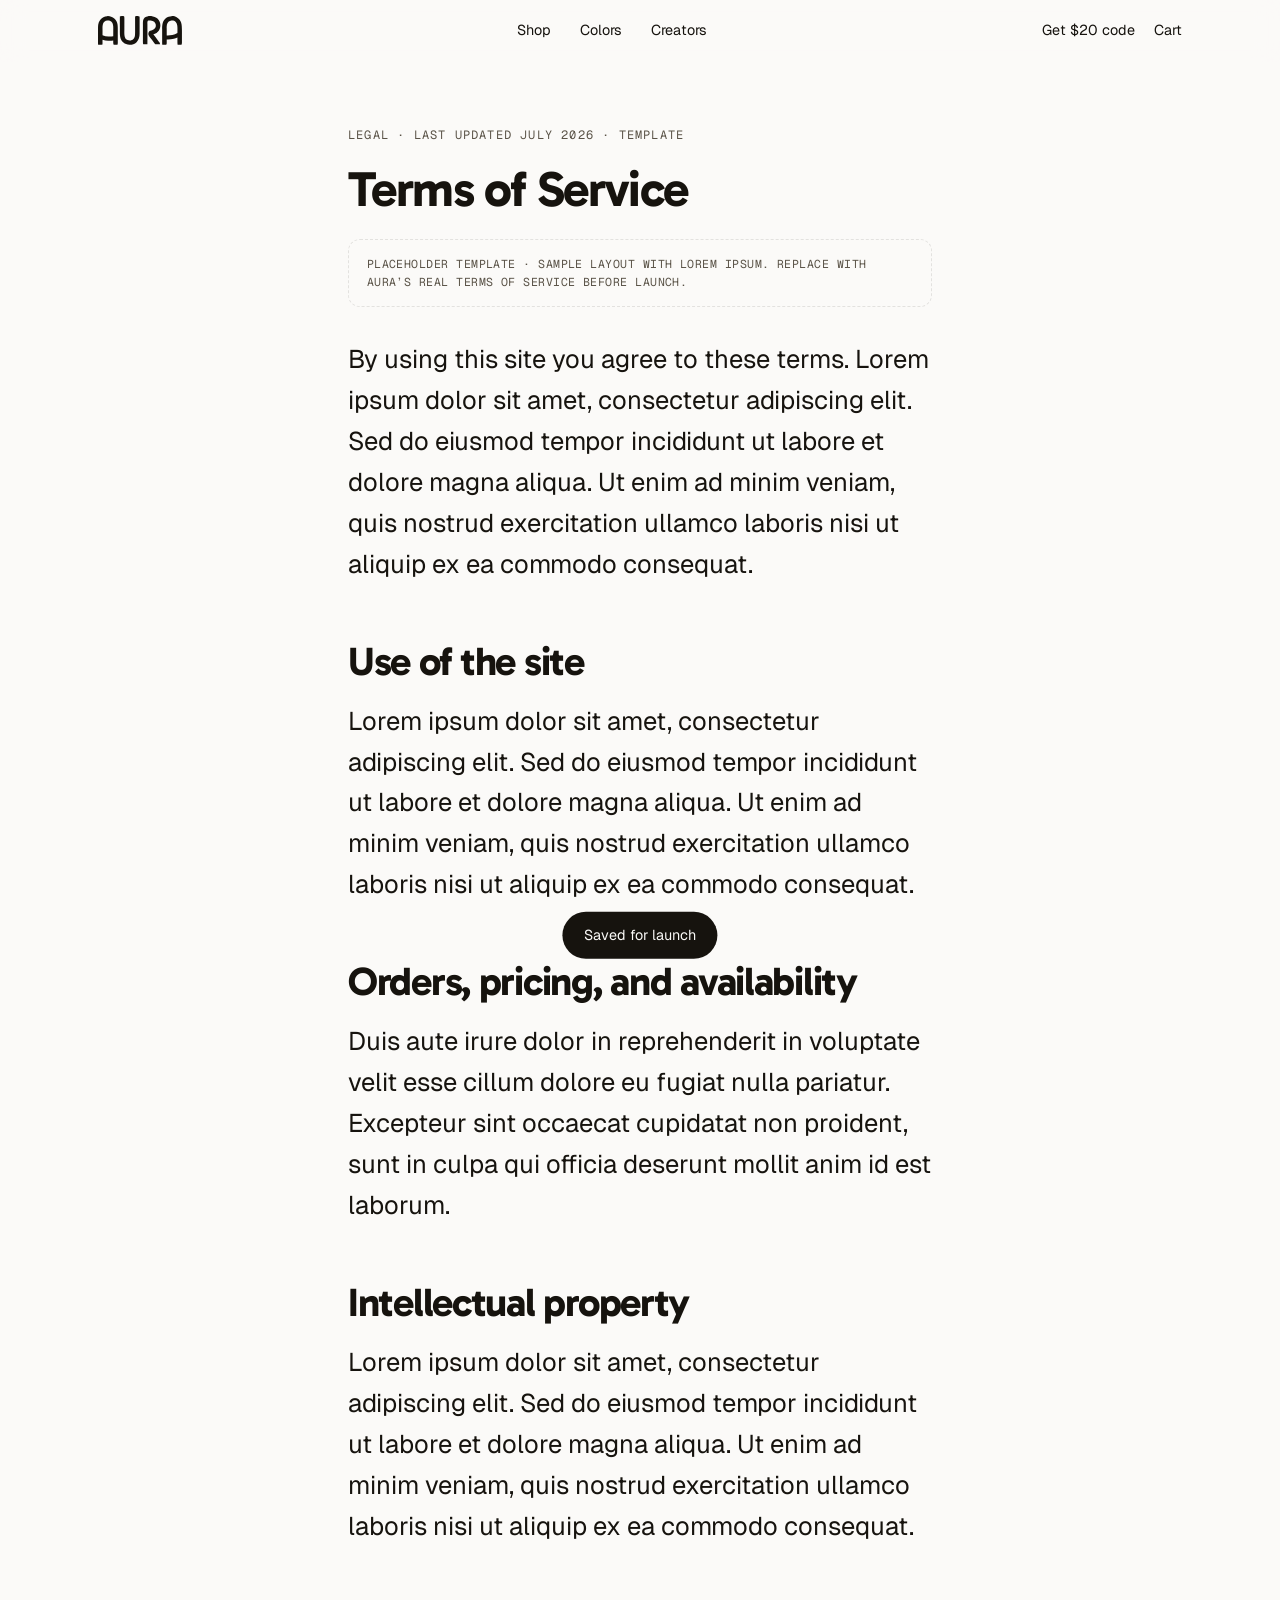
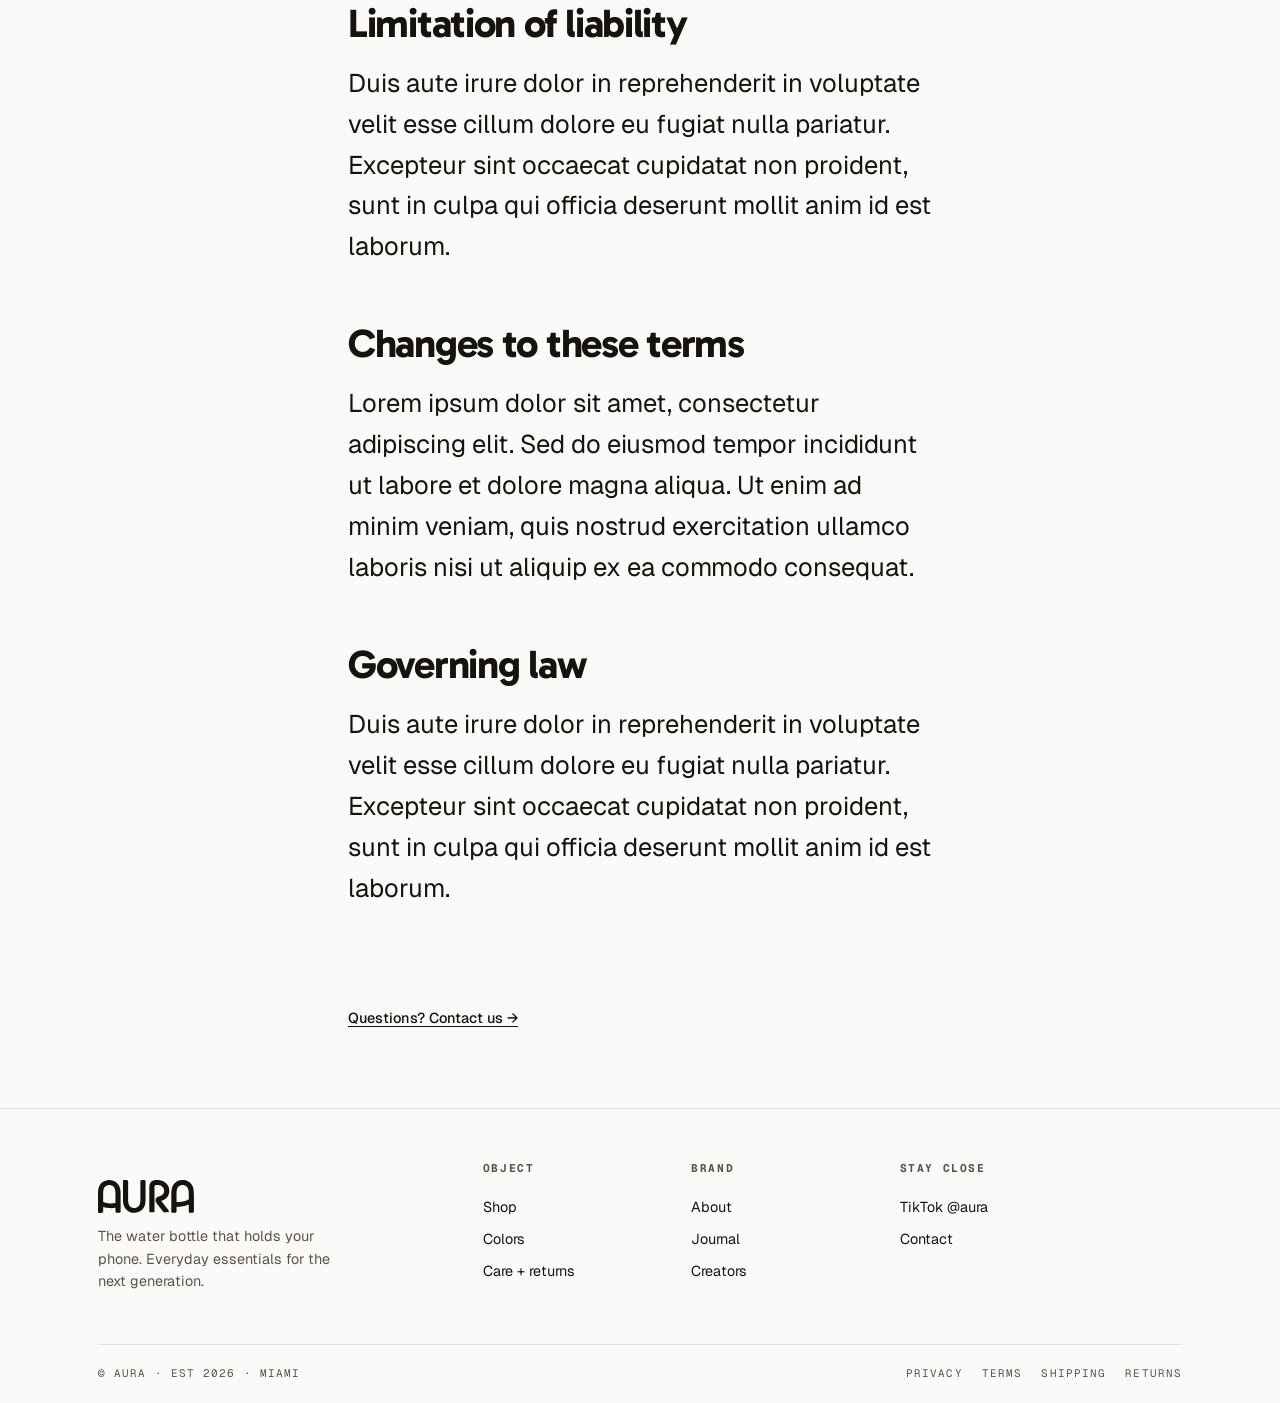
<file: terms.html>
<!doctype html>
<html lang="en">
<head>
  <meta charset="utf-8" />
  <meta name="viewport" content="width=device-width, initial-scale=1, viewport-fit=cover" />
  <title>Aura &middot; Terms of Service</title>
  <meta name="description" content="The terms that govern your use of the Aura website and store." />
  <link rel="preconnect" href="https://fonts.googleapis.com" />
  <link rel="preconnect" href="https://fonts.gstatic.com" crossorigin />
  <link href="https://fonts.googleapis.com/css2?family=Gabarito:wght@400;500;600;700;800;900&family=Geist:wght@300;400;500;600&family=Geist+Mono:wght@400;500&display=swap" rel="stylesheet" />
  <link rel="stylesheet" href="assets/aura.css" />
</head>
<body>

<!-- ===== NAV ===== -->
<nav class="nav" id="nav">
  <div class="wrap nav-inner">
    <button class="nav-toggle" aria-label="Open menu"><svg viewBox="0 0 24 24" fill="none" stroke="currentColor" stroke-width="1.4"><path d="M3 6h18M3 12h18M3 18h18" stroke-linecap="round"/></svg></button>
    <a href="index.html" class="logo">Aura</a>
    <div class="nav-links">
      <a href="shop.html">Shop</a>
      <a href="colors.html">Colors</a>
      <a href="creators.html">Creators</a>
    </div>
    <div class="nav-utils">
      <a href="index.html#waitlist">Get $20 code</a>
      <a href="cart.html" aria-label="Cart">Cart <span class="cart-count" data-cart-count style="display:none">0</span></a>
    </div>
  </div>
</nav>
<div class="mobile-nav" id="mobileNav">
  <div class="mobile-nav-top"><a href="index.html" class="logo">Aura</a><button class="mobile-nav-close nav-toggle" aria-label="Close menu"><svg viewBox="0 0 24 24" fill="none" stroke="currentColor" stroke-width="1.4"><path d="M6 6l12 12M18 6L6 18" stroke-linecap="round"/></svg></button></div>
  <div class="mobile-nav-links"><a href="shop.html">Shop</a><a href="colors.html">Colors</a><a href="creators.html">Creators</a><a href="cart.html">Cart</a></div>
  <div class="mobile-nav-foot"><a href="index.html#waitlist">Get $20 code</a><a href="https://www.tiktok.com/@aura">TikTok @aura</a><a href="contact.html">Contact</a></div>
</div>

<!-- ===== ARTICLE ===== -->
<article class="article">
  <div class="article-meta">Legal &middot; Last updated July 2026 &middot; Template</div>
  <h1>Terms of Service</h1>
  <div class="article-body">
    <div style="margin-bottom:clamp(1.5rem,3vw,2rem);padding:0.9rem 1.1rem;border:1px dashed var(--line);border-radius:12px;font-family:var(--mono);font-size:0.72rem;letter-spacing:0.04em;color:var(--ink-soft);text-transform:uppercase">Placeholder template &middot; sample layout with lorem ipsum. Replace with Aura&rsquo;s real terms of service before launch.</div>
    <p>By using this site you agree to these terms. Lorem ipsum dolor sit amet, consectetur adipiscing elit. Sed do eiusmod tempor incididunt ut labore et dolore magna aliqua. Ut enim ad minim veniam, quis nostrud exercitation ullamco laboris nisi ut aliquip ex ea commodo consequat.</p>
    <h2>Use of the site</h2>
    <p>Lorem ipsum dolor sit amet, consectetur adipiscing elit. Sed do eiusmod tempor incididunt ut labore et dolore magna aliqua. Ut enim ad minim veniam, quis nostrud exercitation ullamco laboris nisi ut aliquip ex ea commodo consequat.</p>
    <h2>Orders, pricing, and availability</h2>
    <p>Duis aute irure dolor in reprehenderit in voluptate velit esse cillum dolore eu fugiat nulla pariatur. Excepteur sint occaecat cupidatat non proident, sunt in culpa qui officia deserunt mollit anim id est laborum.</p>
    <h2>Intellectual property</h2>
    <p>Lorem ipsum dolor sit amet, consectetur adipiscing elit. Sed do eiusmod tempor incididunt ut labore et dolore magna aliqua. Ut enim ad minim veniam, quis nostrud exercitation ullamco laboris nisi ut aliquip ex ea commodo consequat.</p>
    <h2>Limitation of liability</h2>
    <p>Duis aute irure dolor in reprehenderit in voluptate velit esse cillum dolore eu fugiat nulla pariatur. Excepteur sint occaecat cupidatat non proident, sunt in culpa qui officia deserunt mollit anim id est laborum.</p>
    <h2>Changes to these terms</h2>
    <p>Lorem ipsum dolor sit amet, consectetur adipiscing elit. Sed do eiusmod tempor incididunt ut labore et dolore magna aliqua. Ut enim ad minim veniam, quis nostrud exercitation ullamco laboris nisi ut aliquip ex ea commodo consequat.</p>
    <h2>Governing law</h2>
    <p>Duis aute irure dolor in reprehenderit in voluptate velit esse cillum dolore eu fugiat nulla pariatur. Excepteur sint occaecat cupidatat non proident, sunt in culpa qui officia deserunt mollit anim id est laborum.</p>
  </div>
</article>
<div class="wrap" style="max-width:680px;padding-bottom:clamp(3rem,6vw,5rem)">
  <a class="text-link" href="contact.html">Questions? Contact us &rarr;</a>
</div>

<!-- ===== FOOTER ===== -->
<footer>
  <div class="wrap">
    <div class="foot-grid">
      <div>
        <a href="index.html" class="logo">Aura</a>
        <p class="note">The water bottle that holds your phone. Everyday essentials for the next generation.</p>
      </div>
      <div class="foot-col"><h4>Object</h4><a href="shop.html">Shop</a><a href="colors.html">Colors</a><a href="returns.html">Care + returns</a></div>
      <div class="foot-col"><h4>Brand</h4><a href="about.html">About</a><a href="journal.html">Journal</a><a href="creators.html">Creators</a></div>
      <div class="foot-col"><h4>Stay close</h4><a href="https://www.tiktok.com/@aura">TikTok @aura</a><a href="contact.html">Contact</a></div>
    </div>
    <div class="foot-bottom"><span>&copy; Aura &middot; EST 2026 &middot; Miami</span><span class="links"><a href="privacy.html">Privacy</a><a href="terms.html">Terms</a><a href="shipping.html">Shipping</a><a href="returns.html">Returns</a></span></div>
  </div>
</footer>

<div class="toast" id="toast">Saved for launch</div>
<script src="assets/aura.js"></script>
</body>
</html>
</file>
<file: assets/aura.css>
/* ============================================================
   AURA — Full site stylesheet (on-brand rebuild)
   Gen-Z, founder-led, drop-driven hydration · MagSafe in the cap
   Miami · EST 2026 · "Everyday essentials for the next generation."
   Design system ported from the approved redesign-v2 and extended
   across Home / Shop / Colors / Journal / About / Cart.
   Base: warm-neutral premium canvas · Accents: streetwear (tape,
   stickers, mono serial tags). Clean canvas, loud product.
   ============================================================ */

:root {
  /* canvas — near-white, the faintest warmth (Apple-calm) */
  --cream:     #FBFAF8;  /* page background — almost white */
  --cream-2:   #F4F3EF;  /* alternating sections, cards-on-tint */
  --paper:     #FFFFFF;  /* crisp white cards */
  --ink:       #16130E;
  --ink-soft:  #5A5347;
  --ink-mute:  #8A847A;
  --line:      rgba(22,19,14,0.10);

  /* the 8 colorways (brand book) */
  --sky:    #8FC2CF;
  --coral:  #DD8170; /* Confirm coral vs clay before print; brand book also includes terracotta/clay. */
  --lavender:#C6B4D6;
  --sage:   #7A8B6F;
  --cw-cream:#E8DDC7;
  --navy:   #1F2A3A;
  --forest: #2E3A34;
  --clay:   #C4877E;

  --display: "Gabarito", system-ui, sans-serif;
  --body: "Geist", system-ui, sans-serif;
  --mono: "Geist Mono", ui-monospace, monospace;

  --s--1: clamp(0.8rem, 0.76rem + 0.2vw, 0.9rem);
  --s-0:  clamp(1rem, 0.96rem + 0.2vw, 1.1rem);
  --s-1:  clamp(1.25rem, 1.05rem + 1vw, 1.6rem);
  --s-2:  clamp(1.7rem, 1.25rem + 1.9vw, 2.5rem);
  --s-3:  clamp(2rem, 1.45rem + 2.3vw, 3.1rem);
  --s-4:  clamp(2.3rem, 1.6rem + 3vw, 3.8rem);

  --max: 1180px;
  --gut: clamp(1.25rem, 0.6rem + 3vw, 3.5rem);
  --ease: cubic-bezier(0.16, 1, 0.3, 1);
}

* { box-sizing: border-box; margin: 0; padding: 0; }
html { scroll-behavior: smooth; -webkit-font-smoothing: antialiased; }
body { font-family: var(--body); background: var(--cream); color: var(--ink); font-size: var(--s-0); line-height: 1.55; overflow-x: hidden; }
a { color: inherit; text-decoration: none; }
img { max-width: 100%; }
h1,h2,h3 { font-family: var(--display); font-weight: 700; line-height: 1.0; letter-spacing: -0.02em; }
em { font-style: normal; font-weight: 500; opacity: 0.55; }

.wrap { max-width: var(--max); margin-inline: auto; padding-inline: var(--gut); }
.wrap-narrow { max-width: 760px; }
.eyebrow { font-family: var(--mono); font-size: var(--s--1); letter-spacing: 0.16em; text-transform: uppercase; color: var(--ink-soft); }

/* logo (rounded AURA wordmark via mask) */
.logo {
  display: inline-block;
  width: 84px; height: 29px;
  color: var(--ink);
  font-size: 0;
  background-color: currentColor;
  -webkit-mask: url("[data-uri]") no-repeat center / contain;
  mask: url("[data-uri]") no-repeat center / contain;
}

/* buttons — pill, friendly/rounded */
.btn { display: inline-flex; align-items: center; gap: 0.6em; font-family: var(--display); font-weight: 700; font-size: var(--s-0); padding: 0.85em 1.5em; border: none; cursor: pointer; background: var(--ink); color: var(--cream); border-radius: 999px; transition: transform 0.4s var(--ease), background 0.3s; }
.btn:hover { transform: translateY(-2px); background: #2c271f; }
.btn .arr { width: 0.8em; height: 0.8em; transition: transform 0.4s var(--ease); }
.btn:hover .arr { transform: translateX(4px); }
.btn-block { width: 100%; justify-content: center; padding-block: 1.05em; }
.btn-ghost { background: transparent; color: var(--ink); border: 1.5px solid var(--ink); }
.btn-ghost:hover { background: var(--ink); color: var(--cream); }
.text-link { font-family: var(--body); font-weight: 500; font-size: var(--s--1); letter-spacing: 0; text-decoration: underline; text-underline-offset: 3px; color: var(--ink); display: inline-flex; align-items: center; gap: 0.5em; }
.text-link .arr { width: 0.85em; height: 0.85em; transition: transform 0.3s var(--ease); }
.text-link:hover .arr { transform: translateX(3px); }

/* clean mono label (Apple-style eyebrow) — replaces the old rotated "tape" */
.tape { display: inline-block; font-family: var(--mono); font-size: 0.7rem; font-weight: 500; letter-spacing: 0.18em; text-transform: uppercase; color: var(--ink-mute); }
/* over-photo chips keep a subtle pill so they stay legible */
.tape.tag, .tape.corner-tag { color: var(--ink); background: rgba(255,255,255,0.88); padding: 0.4em 0.8em; border-radius: 999px; -webkit-backdrop-filter: blur(6px); backdrop-filter: blur(6px); }
/* sticker — kept for rare brand warmth, softened to read premium */
.sticker { display: inline-block; font-family: var(--display); font-weight: 700; text-transform: uppercase; letter-spacing: 0.02em; line-height: 0.9; padding: 0.5em 0.75em; border-radius: 10px; background: var(--lavender); color: var(--ink); box-shadow: 0 6px 16px rgba(22,19,14,0.12); transform: rotate(-2deg); }

/* ===== NAV ===== */
.nav { position: sticky; top: 0; z-index: 50; background: color-mix(in srgb, var(--cream) 84%, transparent); backdrop-filter: blur(12px); border-bottom: 1px solid transparent; transition: border-color 0.4s; }
.nav.scrolled { border-color: var(--line); }
.nav-inner { display: flex; align-items: center; justify-content: space-between; padding-block: 1rem; gap: 1rem; }
.nav-links { display: flex; gap: 1.8rem; }
.nav-links a { font-size: var(--s--1); position: relative; }
.nav-links a::after { content:''; position:absolute; left:0; bottom:-4px; width:0; height:1.5px; background: var(--ink); transition: width 0.35s var(--ease); }
.nav-links a:hover::after, .nav-links a[aria-current="page"]::after { width: 100%; }
.nav-utils { display: flex; gap: 1.2rem; font-size: var(--s--1); align-items: center; }
.nav-utils a { display: inline-flex; align-items: center; gap: 0.4em; }
.nav-utils svg { width: 16px; height: 16px; display: block; }
.cart-count { font-family: var(--mono); font-variant-numeric: tabular-nums; font-size: 11px; min-width: 18px; height: 18px; padding: 0 5px; border-radius: 9px; background: var(--ink); color: var(--cream); display: inline-flex; align-items: center; justify-content: center; }
.cart-count.pop { animation: pop 0.42s var(--ease); }
@keyframes pop { 0%{transform:scale(1)} 40%{transform:scale(1.35)} 100%{transform:scale(1)} }

/* mobile nav */
.nav-toggle { display: none; background: none; border: none; cursor: pointer; color: var(--ink); }
.nav-toggle svg { width: 24px; height: 24px; }
.mobile-nav { position: fixed; inset: 0; z-index: 100; background: var(--cream); display: none; flex-direction: column; padding: 1.5rem var(--gut); }
.mobile-nav.open { display: flex; }
.mobile-nav-top { display: flex; justify-content: space-between; align-items: center; }
.mobile-nav-links { margin-top: 11vh; display: flex; flex-direction: column; gap: 0.2rem; }
.mobile-nav-links a { font-family: var(--display); font-weight: 700; font-size: 2.6rem; letter-spacing: -0.02em; padding: 0.3rem 0; }
.mobile-nav-foot { margin-top: auto; font-family: var(--mono); font-size: 0.75rem; letter-spacing: 0.1em; text-transform: uppercase; color: var(--ink-soft); display: flex; gap: 1.4rem; flex-wrap: wrap; }
@media (max-width: 760px){
  .nav-links { display: none; }
  .nav-utils .util-search { display: none; }
  .nav-toggle { display: block; }
}

/* ===== THE TUMBLER (CSS/SVG, color-driven) ===== */
.tumbler { position: relative; display: inline-block; --body: var(--sage); --lid: #6E8A5E; --shadow: #82A06F; filter: drop-shadow(0 22px 30px rgba(22,19,14,0.18)); }
.tumbler svg { display: block; width: 100%; height: 100%; }

/* ===== HERO ===== */
.hero { position: relative; padding-bottom: clamp(3rem,6vw,6rem); text-align: center; overflow: hidden; }
.arc { position: relative; height: clamp(220px, 34vw, 380px); margin-bottom: -1rem; pointer-events: none; }
.arc svg.arc-line { position: absolute; inset: 0; width: 100%; height: 100%; }
.arc .tumbler { position: absolute; bottom: 0; left: 50%; width: clamp(58px,7vw,92px); transform-origin: 50% 340px; }
.drop-pill { display: inline-flex; align-items: center; gap: 0.5em; font-family: var(--display); font-weight: 600; font-size: var(--s--1); letter-spacing: -0.01em; color: var(--ink-soft); border: 1px solid var(--line); border-radius: 999px; padding: 0.5em 1em; margin-bottom: 1.4rem; text-transform: none; }
.drop-pill .dot { display: none; }
@keyframes pulse { 0%,100%{opacity:1} 50%{opacity:.35} }
.hero { padding-top: clamp(2.5rem, 5vw, 4.5rem); }
.hero h1 { font-size: var(--s-4); font-weight: 700; }
.hero .lede { font-size: var(--s-0); color: var(--ink-soft); max-width: 42ch; margin: 1.2rem auto 0; line-height: 1.4; }
.hero-product { display: block; width: auto; max-width: min(620px, 90%); max-height: 56vh; height: auto; margin: clamp(2rem, 5vw, 3.5rem) auto 0; }
.waitlist { max-width: 480px; margin: 2.2rem auto 0; }
.waitlist form { display: flex; gap: 6px; background: var(--paper); border: 1px solid var(--line); border-radius: 999px; padding: 6px; box-shadow: 0 12px 30px rgba(22,19,14,0.07); }
.waitlist input { flex: 1; border: 0; background: transparent; padding: 0.85em 1.1em; font: inherit; color: var(--ink); outline: none; }
.waitlist input::placeholder { color: #9a958b; }
.waitlist button { border:0; border-radius: 999px; }
.offer { font-size: var(--s--1); color: var(--ink-soft); margin-top: 1rem; }
.offer strong { color: var(--ink); font-weight: 600; }
.cta-row { display: flex; align-items: center; justify-content: center; gap: 1.6rem; flex-wrap: wrap; margin-top: 2.2rem; }
.cta-row .text-link { text-decoration: none; }

/* generic page header (interior pages) */
.page-head { padding-block: clamp(3rem, 6vw, 5.5rem) clamp(1.5rem,3vw,2.5rem); }
.page-head h1 { font-size: var(--s-3); margin-top: 0.8rem; }
.page-head .lede { font-size: var(--s-1); color: var(--ink-soft); max-width: 48ch; margin-top: 1.2rem; line-height: 1.35; }

/* ===== MAGSAFE (dark) ===== */
.mag { background: var(--ink); color: var(--cream); padding-block: clamp(4.5rem,8vw,8rem); position: relative; overflow: hidden; }
.mag-grid { display: grid; grid-template-columns: 1.05fr 0.95fr; gap: clamp(2rem,5vw,5rem); align-items: center; }
.mag .label { font-family: var(--mono); font-size: var(--s--1); letter-spacing: 0.16em; text-transform: uppercase; color: #c7bdb1; margin-bottom: 1rem; }
.mag h2 { font-size: var(--s-2); color: var(--cream); max-width: 13ch; }
.mag p.lede { font-size: var(--s-1); color: #d8cfc4; max-width: 42ch; margin-top: 1.2rem; line-height: 1.3; }
.mag ul { list-style: none; display: grid; gap: 1rem; margin-top: 2rem; }
.mag li { display: flex; gap: 0.9rem; align-items: flex-start; color: #ece4d8; }
.mag li .m { flex: none; width: 22px; height: 22px; border-radius: 999px; border: 1px solid #4a443d; display: grid; place-items: center; font-size: 0.7rem; }
.mag li strong { font-weight: 600; color: var(--cream); }
.mag-photo { width: 100%; aspect-ratio: 1/1.05; object-fit: cover; border-radius: 28px; display: block; }
@media (max-width: 860px){ .mag-grid { grid-template-columns: 1fr; } }

/* ===== COLOR STORY ===== */
.colors { padding-block: clamp(4rem,7vw,7rem); text-align: center; }
.colors h2 { font-size: var(--s-2); }
.colors .lede { color: var(--ink-soft); max-width: 48ch; margin: 1rem auto 0; }
.color-grid { display: grid; grid-template-columns: repeat(5, 1fr); gap: clamp(0.8rem,1.6vw,1.4rem); margin-top: clamp(2.5rem,5vw,4rem); }
.cw { position: relative; }
.cw .chip { aspect-ratio: 3/4; border-radius: 18px; display: grid; place-items: center; position: relative; overflow: hidden; background: var(--cream-2); }
.cw .chip img { width: 84%; height: 84%; object-fit: contain; }
.cw .name { font-family: var(--display); font-weight: 700; margin-top: 0.7rem; font-size: var(--s-0); }
.cw .meta { font-family: var(--body); font-weight: 500; font-size: 0.8rem; letter-spacing: 0; text-transform: none; color: var(--ink-mute); }
.cw.soon .chip { opacity: 0.55; }
.cw.soon .chip::after { content:'SOON'; position:absolute; font-family: var(--mono); font-size: 0.7rem; letter-spacing: 0.18em; background: var(--paper); color: var(--ink); padding: 0.3em 0.7em; border-radius: 999px; }
@media (max-width: 880px){ .color-grid { grid-template-columns: repeat(3,1fr); } }
@media (max-width: 520px){ .color-grid { grid-template-columns: repeat(2,1fr); } }

/* ===== WHY CARDS ===== */
.why { padding-block: clamp(4rem,7vw,7rem); background: var(--cream-2); }
.why h2 { font-size: var(--s-2); text-align: center; }
.why .lede { text-align: center; color: var(--ink-soft); max-width: 46ch; margin: 1rem auto clamp(2.5rem,5vw,4rem); }
.cards { display: grid; grid-template-columns: repeat(3,1fr); gap: 1.1rem; }
.card { background: var(--paper); border-radius: 18px; padding: 1.8rem; border: 1px solid var(--line); }
.card .num { font-family: var(--mono); font-size: 0.8rem; color: var(--ink-soft); letter-spacing: 0.1em; }
.card h3 { font-size: var(--s-1); margin: 1rem 0 0.5rem; }
.card p { color: var(--ink-soft); font-size: var(--s--1); }
@media (max-width: 760px){ .cards { grid-template-columns: 1fr; } }

/* ===== PROOF BAR ===== */
.proofbar { border-block: 1px solid var(--line); }
.proofbar ul { list-style: none; display: grid; grid-template-columns: repeat(5,1fr); }
.proofbar li { padding: 1.5rem 0.8rem; text-align: center; font-size: var(--s--1); border-left: 1px solid var(--line); }
.proofbar li:first-child { border-left: none; }
.proofbar li .ic { display: block; font-family: var(--display); font-weight: 800; font-size: 1.4rem; margin-bottom: 0.3rem; }
@media (max-width: 820px){ .proofbar ul { grid-template-columns: 1fr 1fr; } .proofbar li:nth-child(odd){ border-left:none; } }

/* ===== LIFESTYLE / FLOW ===== */
.flow { padding-block: clamp(4rem,7vw,7rem); }
.flow h2 { font-size: var(--s-3); max-width: 12ch; margin-bottom: clamp(2rem,4vw,3rem); }
.flow-grid { display: grid; grid-template-columns: repeat(3,1fr); gap: 1rem; }
.flow-card .scene { aspect-ratio: 3/4; border-radius: 16px; position: relative; overflow: hidden; }
.flow-card .scene .ph-img { position: absolute; inset: 0; width: 100%; height: 100%; object-fit: cover; }
.flow-card .scene .tag { position: absolute; top: 0.9rem; left: 50%; transform: translateX(-50%); z-index: 2; font-family: var(--display); font-weight: 700; font-size: 0.9rem; letter-spacing: -0.01em; text-transform: none; padding: 0.45em 0.85em; white-space: nowrap; }
.flow-card { text-align: center; }
.flow-card h3 { margin-inline: auto; }
.flow-card p { margin-inline: auto; max-width: 30ch; }
.flow-card h3 { font-size: var(--s-1); margin-top: 0.9rem; }
.flow-card p { color: var(--ink-soft); font-size: var(--s--1); margin-top: 0.2rem; }
@media (max-width: 820px){ .flow-grid { grid-template-columns: 1fr; } }

/* ===== COMMUNITY STRIP ===== */
.people-strip { padding-block: clamp(3.5rem, 6vw, 6rem); }
.people-strip h2 { font-size: var(--s-3); }
.people-row { display: grid; grid-template-columns: repeat(5, 1fr); gap: clamp(0.7rem, 1.5vw, 1.1rem); margin-top: clamp(2rem, 4vw, 3rem); }
.people-row figure { margin: 0; }
.people-row img { width: 100%; aspect-ratio: 3/4; object-fit: cover; border-radius: 14px; display: block; }
.people-row figcaption { font-family: var(--mono); font-size: 0.7rem; letter-spacing: 0.05em; color: var(--ink-soft); margin-top: 0.6rem; }
@media (max-width: 820px){ .people-row { grid-template-columns: repeat(2, 1fr); } }

/* ===== FOUNDER ===== */
.founder { padding-block: clamp(4rem,7vw,7rem); background: var(--cream-2); }
.founder-grid { display: grid; grid-template-columns: 0.85fr 1.15fr; gap: clamp(2rem,4vw,4rem); align-items: center; }
.founder-photo { aspect-ratio: 4/5; border-radius: 22px; overflow: hidden; background: var(--cream); display: grid; place-items: center; }
.founder-photo img { width: 100%; height: 100%; object-fit: cover; }
.founder-photo.placeholder { background: repeating-linear-gradient(135deg, var(--cream) 0 12px, var(--paper) 12px 24px); padding: 1.5rem; }
.founder-photo.placeholder span { font-family: var(--mono); font-size: var(--s--1); color: var(--ink-soft); text-align: center; letter-spacing: 0.04em; }
.founder blockquote { font-family: var(--display); font-weight: 700; font-size: var(--s-2); line-height: 1.12; max-width: none; letter-spacing: -0.02em; margin: 1.2rem 0 0; }
.founder .sig { font-family: var(--mono); font-size: var(--s--1); color: var(--ink-soft); margin-top: 1.5rem; letter-spacing: 0.1em; }
.founder-link { display: inline-block; margin-top: 1.2rem; font-family: var(--mono); font-size: var(--s--1); letter-spacing: 0.05em; text-decoration: underline; }
@media (max-width: 760px) { .founder-grid { grid-template-columns: 1fr; text-align: center; } .founder blockquote { margin-inline: auto; max-width: 22ch; } }

/* ===== FINAL CTA ===== */
.final { padding-block: clamp(4.5rem,8vw,8rem); text-align: center; }
.final h2 { font-size: var(--s-3); max-width: 16ch; margin: 0 auto 1rem; }
.final p { color: var(--ink-soft); margin-bottom: 0.5rem; }
.stack { list-style: none; display: inline-grid; gap: 0.6rem; text-align: left; margin: 1.6rem auto 0; }
.stack li { position: relative; padding-left: 1.9rem; font-size: var(--s-0); }
.stack li::before { content: '✓'; position: absolute; left: 0; top: -1px; font-family: var(--display); font-weight: 700; color: #6E8A5E; }
.stack-close { font-family: var(--mono); font-size: var(--s--1); color: var(--ink-soft); margin-top: 1.3rem; letter-spacing: 0.04em; }

/* ===== FOOTER ===== */
footer { border-top: 1px solid var(--line); }
.foot-grid { display: grid; grid-template-columns: 2fr 1fr 1fr 1.6fr; gap: 2rem; padding-block: 3.2rem; }
.foot-grid .logo { width: 96px; height: 33px; }
.foot-grid p.note { color: var(--ink-soft); font-size: var(--s--1); max-width: 24ch; margin-top: 0.8rem; }
.foot-col h4 { font-family: var(--mono); font-size: 0.7rem; letter-spacing: 0.14em; text-transform: uppercase; color: var(--ink-soft); margin-bottom: 0.9rem; }
.foot-col a { display: block; font-size: var(--s--1); padding: 0.3rem 0; }
.foot-news { display: flex; gap: 4px; margin-bottom: 0.8rem; }
.foot-news input { flex: 1; border: 1px solid var(--line); border-radius: 999px; padding: 0.5em 0.9em; font: inherit; background: var(--paper); }
.foot-news button { border: 0; background: var(--ink); color: var(--cream); border-radius: 999px; width: 40px; cursor: pointer; }
.foot-bottom { display: flex; justify-content: space-between; padding-block: 1.3rem; border-top: 1px solid var(--line); font-family: var(--mono); font-size: 0.68rem; letter-spacing: 0.1em; text-transform: uppercase; color: var(--ink-soft); }
.foot-bottom .links { display: flex; gap: 1.2rem; flex-wrap: wrap; }
@media (max-width: 760px){ .foot-grid { grid-template-columns: 1fr 1fr; } }

/* ============================================================
   PRODUCT PAGE (PDP)
   ============================================================ */
.pdp { display: grid; grid-template-columns: 1.1fr 0.9fr; gap: clamp(2rem,5vw,4.5rem); padding-top: 2.5rem; align-items: start; }
@media (max-width: 920px){ .pdp { grid-template-columns: 1fr; } }
.gallery .main { background: var(--cream-2); border-radius: 22px; aspect-ratio: 4/5; display: grid; place-items: center; position: relative; overflow: hidden; }
.gallery .main .corner-tag { position: absolute; top: 1rem; left: 1rem; z-index: 2; }
.gallery .main img { width: 92%; height: 92%; object-fit: contain; transition: opacity 0.3s var(--ease); }

.buy { position: sticky; top: 88px; }
.buy h1 { font-size: var(--s-3); }
.buy .sub { color: var(--ink-soft); font-size: var(--s-1); margin-top: 0.3rem; }
.scarcity { margin-top: 1.4rem; }
.scarcity .row { display: flex; justify-content: space-between; font-family: var(--mono); font-size: var(--s--1); letter-spacing: 0.06em; text-transform: uppercase; color: var(--ink-soft); margin-bottom: 0.5rem; }
.opt { margin-top: 1.8rem; }
.opt .eyebrow { display: block; margin-bottom: 0.7rem; }
.sizes { display: grid; grid-template-columns: 1fr 1fr; gap: 0.6rem; }
.size { border: 1.5px solid var(--line); border-radius: 14px; padding: 0.9rem 1rem; cursor: pointer; background: transparent; text-align: left; transition: border-color 0.2s, background 0.2s; }
.size:hover { border-color: var(--ink-soft); }
.size.sel { border-color: var(--ink); background: var(--paper); }
.size .nm { font-family: var(--display); font-weight: 700; font-size: var(--s-1); display: block; }
.size .meta { font-family: var(--mono); font-size: var(--s--1); color: var(--ink-soft); }
.swatches { display: flex; gap: 0.7rem; flex-wrap: wrap; }
.swatch { width: 40px; height: 40px; border-radius: 50%; cursor: pointer; border: 1px solid var(--line); transition: transform 0.2s var(--ease); position: relative; padding: 0; }
.swatch:hover { transform: scale(1.08); }
.swatch.sel { box-shadow: 0 0 0 2px var(--cream), 0 0 0 3.5px var(--ink); }
.swatch-name { font-family: var(--mono); font-size: var(--s--1); color: var(--ink-soft); margin-top: 0.7rem; letter-spacing: 0.05em; }
.price { font-family: var(--display); font-weight: 800; font-size: var(--s-2); margin-top: 1.8rem; }
.price small { display: block; font-family: var(--body); font-weight: 500; font-size: var(--s--1); color: var(--ink-soft); margin-top: 0.3rem; }
.buy .btn { margin-top: 1.3rem; }
.assure { display: flex; flex-wrap: wrap; gap: 0.9rem; font-family: var(--mono); font-size: 0.7rem; color: var(--ink-soft); margin-top: 1rem; letter-spacing: 0.04em; }
.assure span::before { content: '· '; } .assure span:first-child::before { content: ''; }
.fineprint { font-family: var(--mono); font-size: var(--s--1); color: var(--ink-soft); margin-top: 0.9rem; letter-spacing: 0.03em; }

.section { padding-block: clamp(3.5rem,6vw,6rem); }
.section h2 { font-size: var(--s-2); max-width: 16ch; }

/* compatibility */
.compat-grid { display: grid; grid-template-columns: repeat(3,1fr); gap: 1.2rem; margin-top: clamp(2rem,4vw,3rem); }
.compat-card { border: 1px solid var(--line); border-radius: 16px; padding: 1.7rem; background: var(--paper); }
.compat-card .ph { width: 44px; height: 74px; border-radius: 9px; border: 2px solid var(--ink); margin-bottom: 1.1rem; position: relative; }
.compat-card .ph::after { content:''; position:absolute; top:6px; left:50%; transform:translateX(-50%); width:13px; height:3px; border-radius:2px; background: var(--ink); }
.compat-card h3 { font-size: var(--s-1); }
.compat-card p { color: var(--ink-soft); font-size: var(--s--1); margin-top: 0.4rem; }
.fine { font-family: var(--mono); font-size: var(--s--1); color: var(--ink-soft); margin-top: 1.6rem; }

/* spec block */
.specs { max-width: 800px; }
.spec-row { display: grid; grid-template-columns: 0.8fr 1.5fr; gap: 1rem; padding: 1.3rem 0; border-top: 1px solid var(--line); }
.spec-row:last-child { border-bottom: 1px solid var(--line); }
.spec-row .k { font-family: var(--display); font-weight: 700; font-size: var(--s-1); }
.spec-row .v { color: var(--ink-soft); align-self: center; }
@media (max-width: 680px){ .spec-row { grid-template-columns: 1fr; gap: 0.3rem; } .compat-grid { grid-template-columns: 1fr; } }

/* build-story block (replaces reviews until real reviews exist) */
.reviews { background: var(--cream-2); }

/* Apple-style feature moments (PDP) */
.feature { padding-block: clamp(4rem, 8vw, 8rem); text-align: center; }
.feature .wrap { display: flex; flex-direction: column; align-items: center; }
.feature img { width: 100%; max-width: 460px; height: auto; border-radius: 24px; display: block; margin-bottom: clamp(2rem, 4vw, 3rem); box-shadow: 0 24px 60px rgba(22,19,14,0.10); }
.feature h2 { font-size: var(--s-3); max-width: 14ch; margin: 0 auto 1rem; }
.feature p { color: var(--ink-soft); max-width: 42ch; margin: 0 auto; font-size: var(--s-1); line-height: 1.35; }
.feature.alt { background: var(--cream-2); }

/* premium object section */
.object { padding-block: clamp(4rem, 7vw, 7rem); }
.object h2 { font-size: var(--s-2); margin-top: 1rem; max-width: 16ch; }
.object .obj-body { color: var(--ink-soft); max-width: 56ch; margin-top: 1.1rem; font-size: var(--s-0); }
.object-row { display: grid; grid-template-columns: repeat(3, 1fr); gap: 1rem; margin-top: clamp(2rem, 4vw, 3rem); }
.object-row figure { margin: 0; }
.object-row img { width: 100%; aspect-ratio: 4/5; object-fit: cover; border-radius: 16px; display: block; }
.object-row figcaption { font-family: var(--display); font-weight: 500; font-size: 0.95rem; letter-spacing: -0.01em; color: var(--ink-soft); margin-top: 0.8rem; }
@media (max-width: 760px) { .object-row { grid-template-columns: 1fr; } }

/* faq */
.q { border-top: 1px solid var(--line); }
.q:last-child { border-bottom: 1px solid var(--line); }
.q button { width: 100%; background: none; border: none; cursor: pointer; text-align: left; display: flex; justify-content: space-between; align-items: center; gap: 1rem; padding: 1.3rem 0; font-family: var(--display); font-weight: 700; font-size: var(--s-1); color: var(--ink); }
.q .sign { font-weight: 400; font-size: 1.5rem; transition: transform 0.4s var(--ease); flex: none; }
.q.open .sign { transform: rotate(45deg); }
.q .ans { display: grid; grid-template-rows: 0fr; transition: grid-template-rows 0.45s var(--ease); }
.q.open .ans { grid-template-rows: 1fr; }
.q .ans > div { overflow: hidden; }
.q .ans p { color: var(--ink-soft); padding-bottom: 1.3rem; max-width: 62ch; }

/* sticky buy bar */
.buybar { position: fixed; left: 0; right: 0; bottom: 0; z-index: 60; background: color-mix(in srgb, var(--paper) 92%, transparent); backdrop-filter: blur(12px); border-top: 1px solid var(--line); transform: translateY(120%); transition: transform 0.5s var(--ease); }
.buybar.show { transform: translateY(0); }
.buybar-inner { display: flex; align-items: center; justify-content: space-between; padding-block: 0.8rem; gap: 1rem; }
.buybar-left { display: flex; align-items: center; gap: 0.9rem; }
.buybar-thumb { width: 44px; height: 56px; border-radius: 10px; background: var(--cream-2); display: grid; place-items: center; overflow: hidden; }
.buybar-thumb img { width: 90%; height: 90%; object-fit: contain; }
.buybar .nm { font-family: var(--display); font-weight: 700; font-size: var(--s--1); }
.buybar .pr { font-family: var(--mono); font-size: var(--s--1); color: var(--ink-soft); }

/* ============================================================
   COLORS PAGE
   ============================================================ */
.drop-list { margin-top: clamp(2rem,4vw,3rem); border-top: 1px solid var(--line); max-width: 720px; }
.drop-row { display: grid; grid-template-columns: 1fr 1.4fr auto; gap: 1rem; align-items: center; padding: 1.1rem 0; border-bottom: 1px solid var(--line); font-family: var(--mono); font-size: var(--s--1); letter-spacing: 0.04em; color: var(--ink-soft); }
.drop-row .status { text-align: right; text-transform: uppercase; font-size: 0.66rem; letter-spacing: 0.14em; color: var(--ink-mute); }
.drop-row .status.live { color: #6E8A5E; }
.color-essay-grid { display: grid; grid-template-columns: repeat(2,1fr); gap: clamp(1.5rem,3vw,2.5rem); margin-top: clamp(2.5rem,5vw,4rem); }
.color-essay-card { background: var(--paper); border: 1px solid var(--line); border-radius: 20px; overflow: hidden; }
.color-essay-card .visual { aspect-ratio: 4/3; background: var(--cream-2); display: grid; place-items: center; overflow: hidden; }
.color-essay-card .visual img { width: 72%; height: 88%; object-fit: contain; }
.color-essay-card .body { padding: 1.5rem 1.6rem 1.8rem; }
.color-essay-card .num { font-family: var(--mono); font-size: 0.66rem; letter-spacing: 0.14em; text-transform: uppercase; color: var(--ink-soft); }
.color-essay-card h2 { font-size: var(--s-2); margin: 0.5rem 0 0.6rem; max-width: none; }
.color-essay-card p { color: var(--ink-soft); font-size: var(--s--1); margin-bottom: 1.1rem; }
.color-essay-card.soon .visual { background: repeating-linear-gradient(135deg, var(--cream-2) 0 14px, var(--cream) 14px 28px); }
.color-essay-card.soon .visual::after { content:'?'; font-family: var(--display); font-weight: 800; font-size: 3rem; color: var(--ink-mute); }
@media (max-width: 720px){ .color-essay-grid { grid-template-columns: 1fr; } .drop-row { grid-template-columns: 1fr auto; } .drop-row .span2 { display:none; } }

/* ============================================================
   JOURNAL
   ============================================================ */
.journal-list { margin-top: clamp(2rem,4vw,3rem); border-top: 1px solid var(--line); }
.jrow { display: grid; grid-template-columns: 240px 1fr; gap: clamp(1.5rem,4vw,3rem); padding: clamp(1.6rem,3vw,2.6rem) 0; border-bottom: 1px solid var(--line); align-items: center; }
.jrow-img { aspect-ratio: 4/3; border-radius: 14px; overflow: hidden; background: var(--cream-2); }
.jrow-img img { width: 100%; height: 100%; object-fit: cover; }
.jrow-meta { font-family: var(--mono); font-size: 0.7rem; letter-spacing: 0.12em; text-transform: uppercase; color: var(--ink-soft); }
.jrow-title { font-family: var(--display); font-weight: 700; font-size: var(--s-2); line-height: 1.05; margin: 0.6rem 0; letter-spacing: -0.02em; }
.jrow-excerpt { color: var(--ink-soft); font-size: var(--s--1); max-width: 56ch; }
.jrow.soon { opacity: 0.55; }
@media (max-width: 680px){ .jrow { grid-template-columns: 1fr; } }

/* article */
.article { max-width: 680px; margin: 0 auto; padding: clamp(2.5rem,5vw,4.5rem) var(--gut); }
.article-meta { font-family: var(--mono); font-size: 0.75rem; letter-spacing: 0.1em; text-transform: uppercase; color: var(--ink-soft); margin-bottom: 1.2rem; }
.article h1 { font-size: var(--s-3); line-height: 1.04; margin-bottom: 1.5rem; }
.article-hero { width: 100%; border-radius: 18px; margin-bottom: clamp(1.5rem,3vw,2.5rem); display: block; }
.article-body { font-size: var(--s-1); line-height: 1.6; color: var(--ink); }
.article-body p { margin-bottom: 1.2em; }
.article-body h2 { font-size: var(--s-2); margin: 1.4em 0 0.5em; max-width: none; }
.article-body blockquote { border-left: 3px solid var(--sage); padding-left: 1.3rem; margin: 1.4em 0; font-family: var(--display); font-weight: 700; color: var(--ink); }

/* ============================================================
   ABOUT
   ============================================================ */
.about-hero { padding-block: clamp(3.5rem,7vw,6rem) clamp(2rem,4vw,3rem); background: var(--cream-2); border-bottom: 1px solid var(--line); }
.about-hero h1 { font-size: var(--s-4); max-width: 16ch; }
.letter { max-width: 720px; margin: 0 auto; }
.letter p { font-size: var(--s-1); line-height: 1.5; margin-bottom: 1.1em; }
.letter .sig { font-family: var(--mono); font-size: var(--s--1); letter-spacing: 0.08em; color: var(--ink-soft); text-transform: uppercase; margin-top: 0.5rem; }

/* ============================================================
   CART
   ============================================================ */
.cart-grid { display: grid; grid-template-columns: 1.6fr 1fr; gap: clamp(2rem,5vw,4rem); align-items: start; margin-top: clamp(2rem,4vw,3rem); }
.cart-line { display: grid; grid-template-columns: 72px 1fr auto; gap: 1.2rem; padding: 1.4rem 0; border-bottom: 1px solid var(--line); align-items: center; }
.cart-line-thumb { aspect-ratio: 4/5; border-radius: 12px; background: var(--cream-2); display: grid; place-items: center; overflow: hidden; }
.cart-line-thumb img { width: 88%; height: 88%; object-fit: contain; }
.cart-line-name { font-family: var(--display); font-weight: 700; font-size: var(--s-1); }
.cart-line-variant { font-family: var(--mono); font-size: var(--s--1); letter-spacing: 0.04em; color: var(--ink-soft); margin-top: 0.3rem; }
.qty { display: inline-flex; align-items: center; gap: 0.9rem; margin-top: 0.7rem; border: 1px solid var(--line); border-radius: 999px; padding: 0.2rem 0.8rem; }
.qty button { background: none; border: none; cursor: pointer; font-size: 1.1rem; color: var(--ink-soft); line-height: 1; }
.qty span { font-family: var(--mono); font-size: var(--s--1); min-width: 16px; text-align: center; }
.cart-line-price { font-family: var(--display); font-weight: 700; font-size: var(--s-1); }
.cart-remove { display: block; font-family: var(--mono); font-size: 0.66rem; letter-spacing: 0.08em; text-transform: uppercase; color: var(--ink-soft); margin-top: 0.7rem; background: none; border: none; cursor: pointer; text-decoration: underline; }
.cart-summary { background: var(--paper); border: 1px solid var(--line); border-radius: 18px; padding: 1.8rem; position: sticky; top: 96px; }
.cart-summary-row { display: flex; justify-content: space-between; font-size: var(--s--1); padding: 0.6rem 0; color: var(--ink-soft); }
.cart-summary-total { display: flex; justify-content: space-between; font-family: var(--display); font-weight: 700; font-size: var(--s-1); padding: 1rem 0; border-top: 1px solid var(--line); margin-top: 0.5rem; }
.cart-assure { font-family: var(--mono); font-size: 0.7rem; letter-spacing: 0.04em; color: var(--ink-soft); margin: 1rem 0 1.4rem; }
.cart-upsell { margin-top: 1.6rem; border-top: 1px solid var(--line); padding-top: 1.4rem; }
.cart-upsell-label { font-family: var(--mono); font-size: 0.7rem; letter-spacing: 0.14em; text-transform: uppercase; color: var(--ink-soft); margin-bottom: 0.9rem; }
.cart-upsell-item { display: flex; justify-content: space-between; align-items: center; gap: 1rem; font-size: var(--s--1); }
.cart-empty { text-align: center; padding: clamp(3rem,8vw,7rem) 0; }
.cart-empty h2 { margin: 0 auto 1rem; font-size: var(--s-2); }
.cart-empty p { color: var(--ink-soft); max-width: 42ch; margin: 0 auto 2rem; }
@media (max-width: 820px){ .cart-grid { grid-template-columns: 1fr; } .cart-summary { position: static; } }

/* ============================================================
   STAY-CLOSE / NEWSLETTER (shared)
   ============================================================ */
.success { display: none; background: var(--paper); border: 1px solid var(--line); border-radius: 16px; padding: 1.3rem 1.5rem; max-width: 480px; margin: 1rem auto 0; text-align: center; }
.success.show { display: block; }
.success h3 { font-family: var(--display); font-weight: 700; font-size: var(--s-1); }
.success p { color: var(--ink-soft); font-size: var(--s--1); margin-top: 0.3rem; }
.form-success { display: none; max-width: 480px; margin: 1rem auto 0; padding: 1.3rem 1.5rem; border: 1px solid var(--line); background: var(--paper); border-radius: 16px; font-family: var(--display); font-weight: 600; font-size: var(--s-0); line-height: 1.4; }
.form-success.show { display: block; }

/* ============================================================
   REVEAL / MOTION / FLAG
   ============================================================ */
.reveal { opacity: 0; transform: translateY(22px); transition: opacity 0.85s var(--ease), transform 0.85s var(--ease); }
.reveal.in { opacity: 1; transform: none; }
.toast { position: fixed; bottom: 1.25rem; left: 50%; transform: translateX(-50%) translateY(calc(100% + 2rem)); background: var(--ink); color: var(--cream); padding: 0.85em 1.5em; border-radius: 999px; font-size: var(--s--1); z-index: 100; transition: transform 0.5s var(--ease); }
.toast.show { transform: translateX(-50%) translateY(0); }
@media (prefers-reduced-motion: reduce){
  *, *::before, *::after { animation: none !important; transition: none !important; }
  .reveal { opacity:1; transform:none; }
  html { scroll-behavior:auto; }
}

/* ============================================================
   APPLE-STYLE REFINEMENT PASS
   Dramatic whitespace, larger imagery, centered "chapters",
   tighter type, less chrome. (Additive overrides — keep last.)
   ============================================================ */

/* tighter, more refined large type */
h1, h2, h3 { letter-spacing: -0.032em; }

/* generous chapter rhythm — the biggest Apple lever is air */
.mag, .object, .colors, .why, .flow, .people-strip, .founder,
.final, .feature, .section { padding-block: clamp(5.5rem, 10vw, 10rem); }

/* HERO — more air, bigger product */
.hero { padding-top: clamp(3rem, 6vw, 5rem); padding-bottom: clamp(4rem, 7vw, 6.5rem); }
.hero-product { max-width: min(720px, 92%); max-height: 62vh; margin-top: clamp(3rem, 6vw, 5rem); }

/* THE OBJECT — centered chapter, larger frames */
.object { text-align: center; }
.object h2, .object .obj-body { margin-inline: auto; }
.object .tape { display: inline-block; margin-bottom: 1.1rem; }
.object-row { gap: clamp(1rem, 2vw, 1.5rem); margin-top: clamp(2.8rem, 5vw, 4rem); }
.object-row figcaption { text-align: left; }

/* MAGSAFE — softer, larger photo */
.mag-photo { border-radius: 30px; }

/* FEATURE moments (PDP) — larger imagery, bigger statements */
.feature img { max-width: min(560px, 92%); }
.feature h2 { font-size: var(--s-3); }

/* PROOF BAR — drop the ad-hoc glyphs; clean spec row reads more premium */
.proofbar li .ic { display: none; }
.proofbar li { padding-block: 1.6rem; color: var(--ink-soft); letter-spacing: 0.01em; }

/* WHY cards — borderless, soft, Apple-clean */
.why .cards { gap: clamp(1rem, 2vw, 1.5rem); }
.card { border: none; background: var(--paper); box-shadow: 0 1px 2px rgba(22,19,14,0.04), 0 12px 30px rgba(22,19,14,0.05); padding: 2.2rem; border-radius: 22px; }

/* section ledes a touch wider/centered where the section is centered */
.colors .lede, .why .lede { max-width: 46ch; }

/* PDP gallery — a bit more presence */
.gallery .main { border-radius: 26px; }

/* ============================================================
   DROP / WAITLIST REVAMP
   Shopify-friendly home sections: no fragile scripts, modular blocks.
   ============================================================ */
.sr-only {
  position: absolute;
  width: 1px;
  height: 1px;
  padding: 0;
  margin: -1px;
  overflow: hidden;
  clip: rect(0, 0, 0, 0);
  white-space: nowrap;
  border: 0;
}

.hero-drop {
  text-align: left;
  min-height: calc(100svh - 62px);
  display: flex;
  align-items: center;
  padding-block: clamp(1rem, 3vh, 2.25rem);
  background:
    linear-gradient(315deg, rgba(143,194,207,0.06), transparent 45%),
    var(--cream);
}

.hero-shell {
  display: grid;
  grid-template-columns: minmax(0, 0.92fr) minmax(320px, 1.08fr);
  gap: clamp(1.5rem, 3.5vw, 4rem);
  align-items: center;
}

.hero-copy {
  min-width: 0;
}

.hero-drop h1 {
  font-size: clamp(3.2rem, 5.8vw, 5.6rem);
  line-height: 0.9;
  max-width: 8.4ch;
  text-wrap: balance;
}

.hero-drop .lede {
  margin: 0.9rem 0 0;
  max-width: 43ch;
  font-size: clamp(1rem, 0.6vw + 0.9rem, 1.25rem);
  line-height: 1.34;
}

.hero-links {
  display: flex;
  align-items: center;
  gap: 1.2rem;
  flex-wrap: wrap;
  margin-top: 0.8rem;
}

.hero-art {
  position: relative;
  min-width: 0;
  background: transparent;
  border: none;
  border-radius: 0;
  height: min(70svh, 600px);
  min-height: 480px;
  max-height: 600px;
  display: grid;
  place-items: center;
  overflow: visible;
  box-shadow: none;
  isolation: isolate;
}

.hero-art::before {
  display: none;
}

.hero-art::after {
  display: none;
}

.hero-art .hero-product {
  position: relative;
  z-index: 1;
  width: min(100%, 640px);
  max-width: none;
  max-height: none;
  margin: 0;
  transform: scale(1.02);
  mix-blend-mode: multiply;
}

.hero-product-scene {
  position: relative;
  width: min(108%, 700px);
  height: 100%;
  min-height: 480px;
  contain: layout paint;
}

.hero-bottle {
  --float-x: 0px;
  --float-y: 0px;
  --tilt: 0deg;
  --hover-y: 0px;
  position: absolute;
  left: var(--left);
  bottom: var(--bottom);
  z-index: var(--z);
  width: var(--w);
  max-width: none;
  height: auto;
  transform:
    translate3d(calc(-50% + var(--float-x)), calc(var(--float-y) + var(--hover-y)), 0)
    rotate(calc(var(--r) + var(--tilt)))
    scale(var(--s));
  transform-origin: center bottom;
  will-change: transform;
  transition: transform 0.7s var(--ease);
}

.hero-bottle:hover {
  --hover-y: -18px;
}

.hero-bottle-flex-blue {
  --left: 18%;
  --bottom: 1%;
  --w: 25%;
  --r: -3deg;
  --s: 0.96;
  --z: 2;
}

.hero-bottle-flow-matcha {
  --left: 50%;
  --bottom: 0%;
  --w: 36%;
  --r: -1deg;
  --s: 1;
  --z: 4;
}

.hero-bottle-flex-pink {
  --left: 82%;
  --bottom: 1%;
  --w: 25%;
  --r: 3deg;
  --s: 0.94;
  --z: 3;
}

.tag-drop {
  position: absolute;
  top: clamp(1rem, 3vw, 2rem);
  left: clamp(1rem, 3vw, 2rem);
  z-index: 2;
}

.waitlist {
  max-width: 560px;
  margin: clamp(1rem, 2vh, 1.4rem) 0 0;
}

.waitlist form {
  display: flex;
  align-items: stretch;
  gap: 8px;
  background: var(--paper);
  border: 1px solid rgba(22,19,14,0.14);
  border-radius: 999px;
  padding: 7px;
  box-shadow: 0 18px 45px rgba(22,19,14,0.10);
}

.waitlist input {
  min-width: 0;
  flex: 1;
  border: 0;
  background: transparent;
  padding: 0.9em 1.1em;
  font: inherit;
  color: var(--ink);
  outline: none;
}

.waitlist button {
  white-space: nowrap;
  border: 0;
}

.waitlist .form-success {
  margin-inline: 0;
  max-width: 560px;
  border-radius: 18px;
  background: color-mix(in srgb, var(--sage) 14%, var(--paper));
}

.offer {
  max-width: 52ch;
}

.founder-photo.build-photo {
  position: relative;
  margin: 0;
  background: var(--paper);
  display: block;
}

.founder-photo.build-photo img {
  display: block;
  width: 100%;
  height: 100%;
  object-fit: cover;
}

.founder-photo.build-photo figcaption {
  position: absolute;
  left: 1rem;
  right: 1rem;
  bottom: 1rem;
  padding: 0.75rem 0.9rem;
  border-radius: 12px;
  background: rgba(246,245,242,0.88);
  color: var(--ink);
  font-family: var(--mono);
  font-size: 0.68rem;
  line-height: 1.35;
  letter-spacing: 0.05em;
  text-transform: uppercase;
  -webkit-backdrop-filter: blur(10px);
  backdrop-filter: blur(10px);
}

.final .btn[href="#waitlist"] {
  background: var(--ink);
  color: var(--cream);
}

.foot-bottom .links span {
  display: inline-block;
}

@media (min-width: 921px) and (max-height: 820px) {
  .nav-inner {
    padding-block: 0.65rem;
  }

  .hero-drop {
    min-height: calc(100svh - 48px);
    padding-block: 1rem;
  }

  .hero-shell {
    grid-template-columns: minmax(0, 0.88fr) minmax(300px, 1fr);
    gap: clamp(1.25rem, 3vw, 3.25rem);
  }

  .drop-pill {
    margin-bottom: 0.75rem;
    padding: 0.42em 0.85em;
  }

  .hero-drop h1 {
    font-size: clamp(3rem, 5.4vw, 5rem);
  }

  .hero-drop .lede {
    margin-top: 0.75rem;
    max-width: 38ch;
    font-size: 1.08rem;
  }

  .waitlist {
    max-width: 510px;
    margin-top: 0.9rem;
  }

  .waitlist form {
    padding: 5px;
  }

  .waitlist input {
    padding: 0.72em 1em;
  }

  .waitlist button {
    padding: 0.72em 1.18em;
  }

  .offer {
    margin-top: 0.55rem;
  }

  .hero-links {
    margin-top: 0.65rem;
  }

  .hero-art {
    height: min(68svh, 560px);
    min-height: 460px;
  }

  .hero-product-scene {
    min-height: 460px;
  }

}

@media (max-width: 920px) {
  .hero-shell {
    grid-template-columns: 1fr;
  }

  .hero-drop {
    text-align: center;
    min-height: auto;
    display: block;
    padding-block: clamp(2rem, 7vw, 4rem) clamp(3rem, 8vw, 5rem);
  }

  .hero-drop h1,
  .hero-drop .lede,
  .waitlist,
  .offer {
    margin-inline: auto;
  }

  .hero-links {
    justify-content: center;
  }

  .hero-art {
    height: auto;
    min-height: auto;
    max-height: none;
    aspect-ratio: 4 / 5;
  }

  .hero-product-scene {
    width: min(100%, 560px);
    height: 100%;
    min-height: auto;
  }

  .hero-bottle-flex-blue {
    --left: 18%;
    --w: 26%;
  }

  .hero-bottle-flow-matcha {
    --left: 50%;
    --w: 38%;
  }

  .hero-bottle-flex-pink {
    --left: 82%;
    --w: 26%;
  }
}

@media (max-width: 560px) {
  html,
  body {
    max-width: 100%;
    overflow-x: hidden;
  }

  .wrap {
    padding-inline: clamp(1rem, 5vw, 1.35rem);
  }

  .hero-drop {
    padding-top: 2rem;
  }

  .hero-copy {
    width: min(100%, 18rem);
    margin-inline: auto;
    overflow: visible;
  }

  .hero-drop h1 {
    font-size: clamp(2.8rem, 13vw, 3.45rem);
    line-height: 0.92;
    max-width: 100%;
  }

  .hero-drop .lede {
    width: 100%;
    max-width: 100%;
    font-size: 1rem;
  }

  .drop-pill {
    width: 100%;
    max-width: 100%;
    justify-content: center;
    white-space: normal;
    text-align: center;
    line-height: 1.2;
  }

  .waitlist form {
    display: grid;
    grid-template-columns: 1fr;
    border-radius: 24px;
    padding: 8px;
  }

  .waitlist {
    width: 100%;
  }

  .waitlist input,
  .waitlist button {
    width: 100%;
  }

  .offer {
    max-width: 100%;
    font-size: 0.82rem;
  }

  .hero-links {
    display: grid;
    justify-items: center;
    gap: 0.75rem;
  }

  .hero-links .text-link {
    max-width: 100%;
    white-space: normal;
    text-align: center;
  }

  .hero-art {
    width: 100%;
    aspect-ratio: 3 / 4;
    border-radius: 24px;
    margin-top: -0.4rem;
  }

  .hero-art .hero-product {
    width: 118%;
    max-width: none;
    transform: translateY(2%) scale(1.02);
  }

  .hero-product-scene {
    width: 112%;
  }

  .hero-bottle-flex-blue {
    --left: 17%;
    --bottom: 2%;
    --w: 31%;
    --s: 0.93;
  }

  .hero-bottle-flow-matcha {
    --left: 50%;
    --bottom: 0%;
    --w: 43%;
    --s: 0.96;
  }

  .hero-bottle-flex-pink {
    --left: 83%;
    --bottom: 2%;
    --w: 31%;
    --s: 0.91;
  }

  .founder-grid {
    text-align: left;
  }

  .founder blockquote {
    max-width: none;
  }
}

@media (max-width: 760px) {
  .nav-inner {
    position: relative;
    justify-content: center;
  }

  .nav-inner .nav-toggle {
    position: absolute;
    left: var(--gut);
  }

  .nav-utils {
    display: none;
  }
}

/* ============================================================
   CREATORS / PARTNERSHIPS PAGE
   ============================================================ */
.kicker { font-family: var(--display); font-weight: 600; font-size: var(--s--1); letter-spacing: 0; color: var(--ink-mute); }

.creator-hero { background: var(--ink); color: var(--cream); text-align: center; padding-block: clamp(4.5rem, 10vw, 9rem); overflow: hidden; }
.creator-hero .kicker { color: #c7bdb1; }
.creator-hero h1 { color: var(--cream); font-size: var(--s-4); line-height: 0.96; max-width: 17ch; margin: 0.9rem auto 0; }
.creator-hero h1 em { opacity: 0.5; }
.creator-hero p { color: #d8cfc4; max-width: 50ch; margin: 1.3rem auto 0; font-size: var(--s-1); line-height: 1.4; }
.creator-hero .cta-row { margin-top: 2.2rem; }
.creator-hero .btn { background: var(--cream); color: var(--ink); }
.creator-hero .btn:hover { background: #fff; }
.creator-hero .text-link { color: var(--cream); }

/* shared section intro for this page */
.section-intro { text-align: center; max-width: 22ch; margin: 0 auto clamp(2.5rem, 5vw, 4rem); }
.section-intro.wide { max-width: 30ch; }
.section-intro h2 { font-size: var(--s-2); }
.section-intro p { color: var(--ink-soft); max-width: 48ch; margin: 1rem auto 0; }

/* perks reuse .cards/.card; numbered steps reuse the same grid */
.perk h3 { font-size: var(--s-1); margin-bottom: 0.5rem; }
.perk p { color: var(--ink-soft); font-size: var(--s--1); }

/* "who we look for" */
.lookfor { background: var(--cream-2); text-align: center; }
.lookfor h2 { font-size: var(--s-3); max-width: 18ch; margin: 0 auto; }
.lookfor .tags { display: flex; flex-wrap: wrap; gap: 0.6rem; justify-content: center; margin-top: clamp(1.8rem, 4vw, 2.6rem); }
.lookfor .tags span { font-family: var(--display); font-weight: 600; font-size: var(--s--1); padding: 0.55em 1.05em; border-radius: 999px; border: 1px solid var(--line); background: var(--paper); }

/* application form */
.apply { text-align: center; }
.apply-form { max-width: 560px; margin: clamp(1.6rem, 3vw, 2.5rem) auto 0; display: grid; gap: 0.7rem; text-align: left; }
.apply-form label.sr-only { position: absolute; width: 1px; height: 1px; overflow: hidden; clip: rect(0 0 0 0); }
.apply-form input, .apply-form select, .apply-form textarea { width: 100%; border: 1px solid var(--line); border-radius: 14px; padding: 0.9em 1.1em; font: inherit; background: var(--paper); color: var(--ink); outline: none; transition: border-color 0.2s; }
.apply-form input:focus, .apply-form select:focus, .apply-form textarea:focus { border-color: var(--ink); }
.apply-form input::placeholder, .apply-form textarea::placeholder { color: #9a958b; }
.apply-form textarea { min-height: 120px; resize: vertical; }
.apply-form .row2 { display: grid; grid-template-columns: 1fr 1fr; gap: 0.7rem; }
.apply-form .btn { width: 100%; justify-content: center; margin-top: 0.5rem; }
@media (max-width: 560px) { .apply-form .row2 { grid-template-columns: 1fr; } }

/* ============================================================
   CREATORS PAGE — beautiful pass (color + bento + motion)
   ============================================================ */

/* hero: soft aura glow + handle/offer marquee */
.creator-hero { position: relative; }
.creator-hero::before {
  content: ''; position: absolute; inset: 0; z-index: 0; pointer-events: none;
  background:
    radial-gradient(42% 52% at 20% 16%, rgba(143,194,207,0.32), transparent 70%),
    radial-gradient(40% 50% at 82% 24%, rgba(198,180,214,0.30), transparent 72%),
    radial-gradient(50% 60% at 52% 104%, rgba(221,129,112,0.22), transparent 70%);
}
.creator-hero > .wrap { position: relative; z-index: 1; }

.marquee { margin-top: clamp(2.2rem, 5vw, 3.4rem); overflow: hidden;
  -webkit-mask-image: linear-gradient(90deg, transparent, #000 12%, #000 88%, transparent);
  mask-image: linear-gradient(90deg, transparent, #000 12%, #000 88%, transparent); }
.marquee-track { display: inline-flex; align-items: center; gap: 1.4rem; white-space: nowrap; animation: marquee 26s linear infinite; will-change: transform; }
.marquee:hover .marquee-track { animation-play-state: paused; }
.marquee span { font-family: var(--display); font-weight: 600; font-size: var(--s-0); color: #d8cfc4; display: inline-flex; align-items: center; gap: 1.4rem; }
.marquee span::after { content: ''; width: 5px; height: 5px; border-radius: 999px; background: currentColor; opacity: 0.45; }
@keyframes marquee { from { transform: translateX(0); } to { transform: translateX(-50%); } }

/* bento perks */
.bento { display: grid; grid-template-columns: repeat(3, 1fr); grid-auto-flow: dense; gap: clamp(0.8rem, 1.6vw, 1.2rem); }
.bento .tile { position: relative; overflow: hidden; border-radius: 22px; min-height: 280px; padding: clamp(1.3rem, 2.2vw, 1.9rem); display: flex; flex-direction: column; justify-content: flex-end; gap: 0.3rem; transition: transform 0.4s var(--ease), box-shadow 0.4s var(--ease); }
.bento .tile:hover { transform: translateY(-4px); box-shadow: 0 18px 42px rgba(22,19,14,0.16); }
.bento .tile-img { position: absolute; inset: 0; width: 100%; height: 100%; object-fit: cover; z-index: 0; margin: 0; border-radius: inherit; background: var(--cream-2); }
.bento .tile::after { content: ''; position: absolute; inset: 0; z-index: 1; border-radius: inherit; background: linear-gradient(to top, rgba(20,16,12,0.84) 0%, rgba(20,16,12,0.38) 42%, rgba(20,16,12,0) 70%); pointer-events: none; }
.bento .tile > *:not(.tile-img) { position: relative; z-index: 2; }
.bento .tile .accent { width: 32px; height: 32px; border-radius: 999px; margin-bottom: 1rem; box-shadow: inset 0 0 0 4px rgba(255,255,255,0.55); }
.bento .tile h3 { font-size: var(--s-1); margin-bottom: 0.2rem; color: #fff; }
.bento .tile p { color: rgba(255,255,255,0.86); font-size: var(--s--1); }
.bento .tile.big { grid-column: span 2; grid-row: span 2; min-height: 420px; gap: 0.85rem; }
.bento .tile.big h3 { font-size: var(--s-2); margin: 0; }
.bento .tile.big p { color: rgba(255,255,255,0.9); font-size: var(--s-0); max-width: 42ch; }
.bento .tile.big .btn { align-self: flex-start; background: var(--cream); color: var(--ink); margin-top: 0.5rem; }
.bento .tile.big .btn:hover { background: #fff; }
@media (max-width: 820px) { .bento { grid-template-columns: 1fr 1fr; } .bento .tile.big { grid-column: span 2; grid-row: auto; } }
@media (max-width: 520px) { .bento { grid-template-columns: 1fr; } .bento .tile.big { grid-column: auto; } }

/* how it works: numbered timeline */
.steps { display: grid; grid-template-columns: repeat(3, 1fr); gap: clamp(1.4rem, 3vw, 2.5rem); margin-top: clamp(2rem, 4vw, 3rem); position: relative; }
.steps::before { content: ''; position: absolute; top: 26px; left: 16%; right: 16%; height: 2px; background: var(--line); }
.steps .step { position: relative; z-index: 1; text-align: center; }
.steps .step .dot { width: 52px; height: 52px; border-radius: 999px; display: grid; place-items: center; margin: 0 auto 1.1rem; background: var(--ink); color: var(--cream); font-family: var(--display); font-weight: 700; }
.steps .step h3 { font-size: var(--s-1); }
.steps .step p { color: var(--ink-soft); font-size: var(--s--1); max-width: 30ch; margin: 0.4rem auto 0; }
@media (max-width: 760px) { .steps { grid-template-columns: 1fr; } .steps::before { display: none; } }

/* colored vibe tags */
.lookfor .tags span { border: 0; color: var(--ink); }
.lookfor .tags span:nth-child(4n+1) { background: rgba(143,194,207,0.22); }
.lookfor .tags span:nth-child(4n+2) { background: rgba(198,180,214,0.24); }
.lookfor .tags span:nth-child(4n+3) { background: rgba(122,139,111,0.20); }
.lookfor .tags span:nth-child(4n+4) { background: rgba(221,129,112,0.20); }

/* application form as a card */
.apply-form { background: var(--paper); border: 1px solid var(--line); border-radius: 24px; padding: clamp(1.4rem, 3vw, 2.2rem); box-shadow: 0 18px 50px rgba(22,19,14,0.06); }
.apply-form input, .apply-form select, .apply-form textarea { background: var(--cream); }

@media (prefers-reduced-motion: reduce) { .marquee-track { animation: none; } }

/* creators hero: split layout with influencer photo */
.creator-hero-grid { display: grid; grid-template-columns: 1.05fr 0.95fr; gap: clamp(2rem, 5vw, 4.5rem); align-items: center; text-align: left; }
.creator-hero-grid h1 { margin: 0; max-width: 15ch; }
.creator-hero-grid p { margin: 1.3rem 0 0; max-width: 46ch; }
.creator-hero-grid .cta-row { justify-content: flex-start; margin-top: 2rem; }
.creator-hero-photo { position: relative; }
.creator-hero-photo img { width: 100%; aspect-ratio: 4/5; object-fit: cover; border-radius: 24px; box-shadow: 0 30px 70px rgba(0,0,0,0.5); display: block; }
.creator-hero .marquee { margin-top: clamp(2.5rem, 5vw, 3.5rem); }
@media (max-width: 860px) {
  .creator-hero-grid { grid-template-columns: 1fr; text-align: center; }
  .creator-hero-grid h1, .creator-hero-grid p { margin-inline: auto; }
  .creator-hero-grid .cta-row { justify-content: center; }
  .creator-hero-photo { max-width: 420px; margin: 0 auto; order: -1; }
}
</file>
